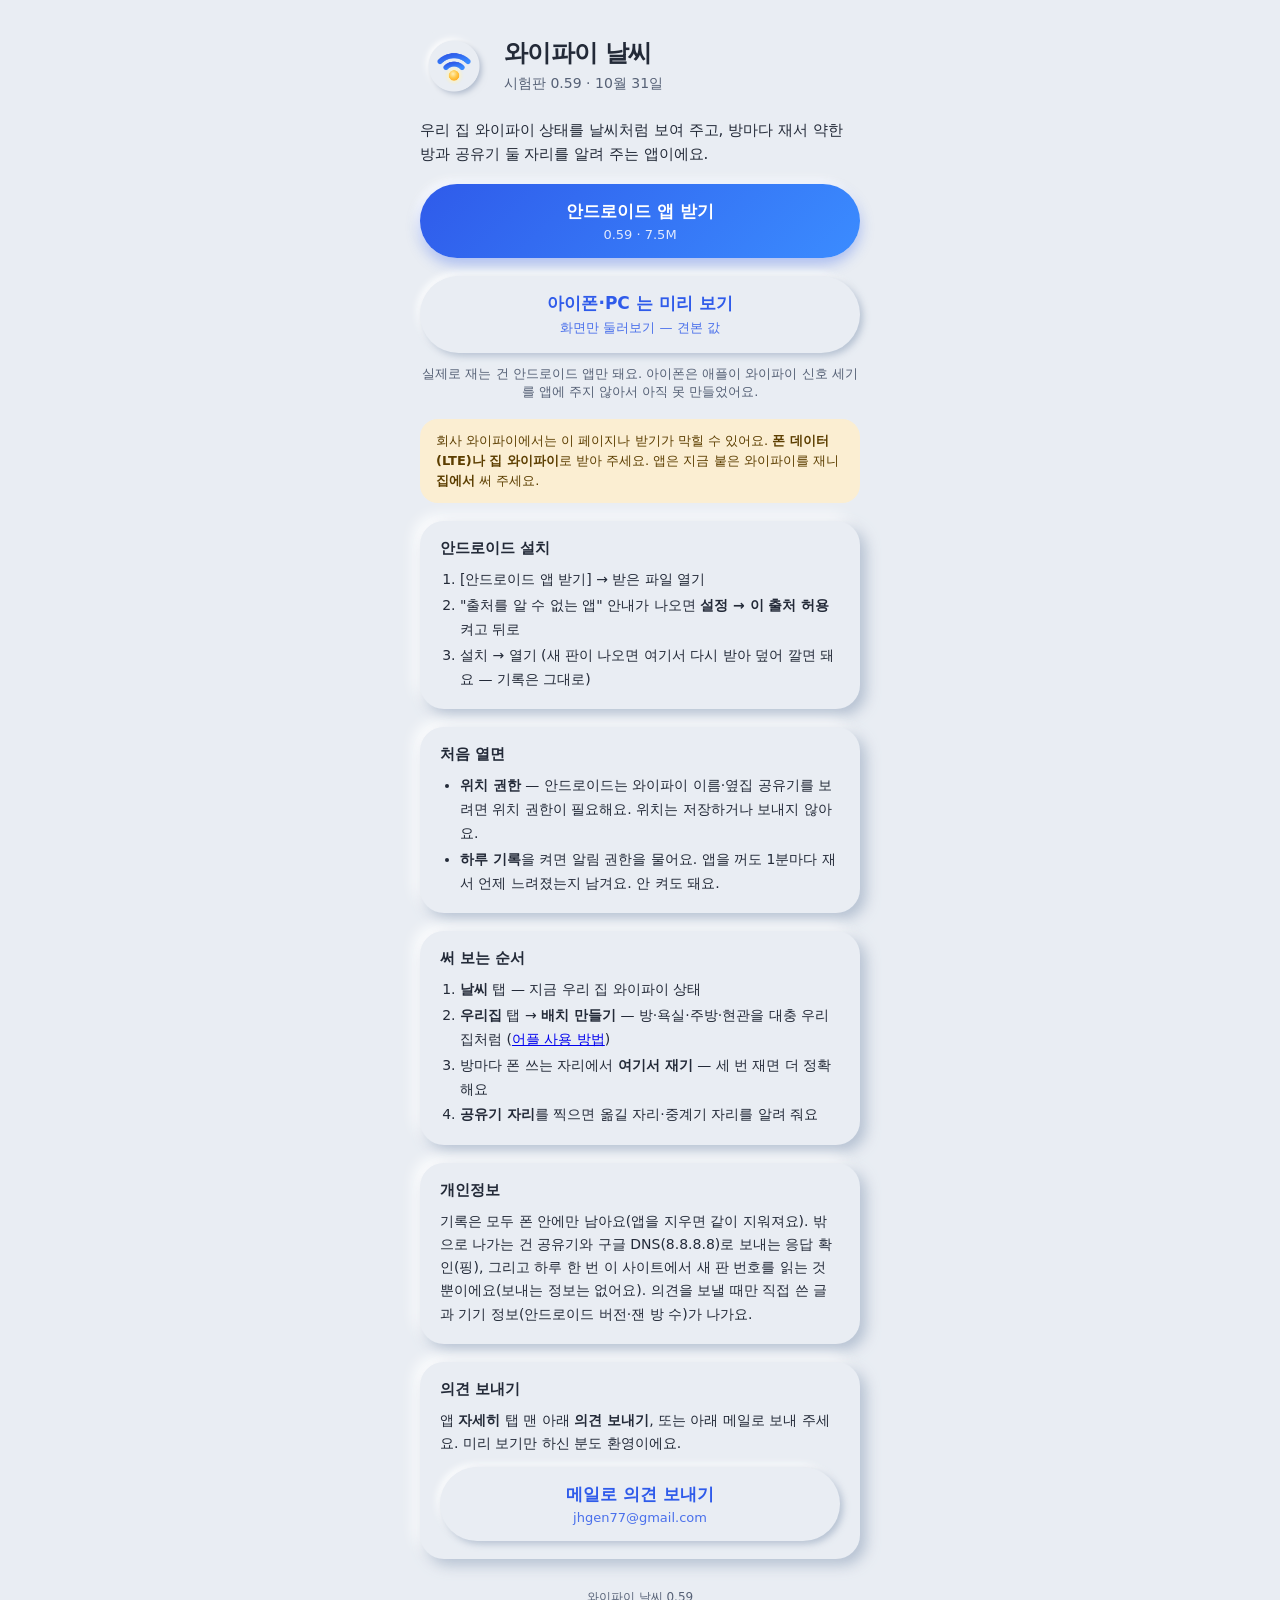
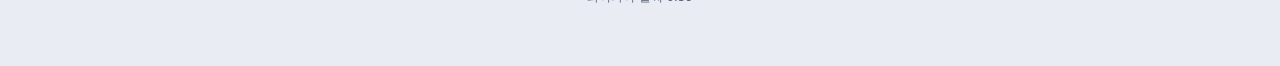
<file: index.html>
<!doctype html>
<html lang="ko"><head><meta charset="utf-8"><meta name="viewport" content="width=device-width, initial-scale=1">
<meta name="theme-color" content="#E9EDF3"><link rel="icon" href="icon.png"><link rel="apple-touch-icon" href="icon.png">
<title>와이파이 날씨 — 시험판</title>
<meta name="description" content="우리 집 와이파이 상태를 날씨처럼 보여 주고, 방마다 재서 약한 방과 공유기 둘 자리를 알려 주는 앱(시험판)">
<style>
:root{--bg:#E9EDF3;--tx:#232A38;--mu:#566176;--pri:#2F5BEA;--d:rgba(163,177,198,.75);--l:rgba(255,255,255,.95)}
*{box-sizing:border-box}body{margin:0;min-height:100vh;background-color:var(--bg);color:var(--tx);font-family:system-ui,-apple-system,'Apple SD Gothic Neo','Noto Sans KR',sans-serif;display:flex;justify-content:center;padding:32px 16px 48px}
main{width:100%;max-width:440px;display:flex;flex-direction:column;gap:18px}
.head{display:flex;align-items:center;gap:16px}.head img{width:68px;height:68px;border-radius:18px}
h1{margin:0;font-size:24px;letter-spacing:-.03em}.sub{margin:4px 0 0;color:var(--mu);font-size:14px;line-height:1.55}
.lead{margin:0;font-size:15px;line-height:1.6}
.card{background-color:var(--bg);border-radius:24px;padding:18px 20px;box-shadow:6px 6px 14px var(--d),-6px -6px 14px var(--l)}
.btn{display:flex;flex-direction:column;align-items:center;gap:4px;padding:16px;border-radius:99px;text-decoration:none}
.get{color:#fff;background-image:linear-gradient(135deg,#2F5BEA,#3B8CFF);box-shadow:0 6px 14px rgba(47,91,234,.35),-4px -4px 10px var(--l)}
.see{color:var(--pri);background-color:var(--bg);box-shadow:3px 3px 7px var(--d),-3px -3px 7px var(--l)}
.btn b{font-size:17px}.btn span{font-size:13px;opacity:.85}
.who{margin:-6px 0 0;text-align:center;font-size:13px;color:var(--mu)}
.note{margin:0;padding:12px 16px;border-radius:18px;background-color:#FBEED2;color:#5C3E00;font-size:13px;line-height:1.55}
h2{margin:0 0 10px;font-size:15px}
ol,ul{margin:0;padding-left:20px;font-size:14px;line-height:1.7}li+li{margin-top:2px}
p.t{margin:0;font-size:14px;line-height:1.65}
.foot{text-align:center;font-size:12px;color:var(--mu)}
</style></head><body><main>
<div class="head"><img src="icon.png" alt=""><div><h1>와이파이 날씨</h1><p class="sub">시험판 0.59 · 10월 31일</p></div></div>
<p class="lead">우리 집 와이파이 상태를 날씨처럼 보여 주고, 방마다 재서 약한 방과 공유기 둘 자리를 알려 주는 앱이에요.</p>
<a class="btn get" href="wifi-weather-0.59.apk" download><b>안드로이드 앱 받기</b><span>0.59 · 7.5M</span></a>
<a class="btn see" href="preview/"><b>아이폰·PC 는 미리 보기</b><span>화면만 둘러보기 — 견본 값</span></a>
<p class="who">실제로 재는 건 안드로이드 앱만 돼요. 아이폰은 애플이 와이파이 신호 세기를 앱에 주지 않아서 아직 못 만들었어요.</p>
<p class="note">회사 와이파이에서는 이 페이지나 받기가 막힐 수 있어요. <b>폰 데이터(LTE)나 집 와이파이</b>로 받아 주세요.
앱은 지금 붙은 와이파이를 재니 <b>집에서</b> 써 주세요.</p>
<div class="card"><h2>안드로이드 설치</h2><ol>
<li>[안드로이드 앱 받기] → 받은 파일 열기</li>
<li>"출처를 알 수 없는 앱" 안내가 나오면 <b>설정 → 이 출처 허용</b> 켜고 뒤로</li>
<li>설치 → 열기 (새 판이 나오면 여기서 다시 받아 덮어 깔면 돼요 — 기록은 그대로)</li></ol></div>
<div class="card"><h2>처음 열면</h2><ul>
<li><b>위치 권한</b> — 안드로이드는 와이파이 이름·옆집 공유기를 보려면 위치 권한이 필요해요. 위치는 저장하거나 보내지 않아요.</li>
<li><b>하루 기록</b>을 켜면 알림 권한을 물어요. 앱을 꺼도 1분마다 재서 언제 느려졌는지 남겨요. 안 켜도 돼요.</li></ul></div>
<div class="card"><h2>써 보는 순서</h2><ol>
<li><b>날씨</b> 탭 — 지금 우리 집 와이파이 상태</li>
<li><b>우리집</b> 탭 → <b>배치 만들기</b> — 방·욕실·주방·현관을 대충 우리 집처럼 (<a href="layout-guide.png">어플 사용 방법</a>)</li>
<li>방마다 폰 쓰는 자리에서 <b>여기서 재기</b> — 세 번 재면 더 정확해요</li>
<li><b>공유기 자리</b>를 찍으면 옮길 자리·중계기 자리를 알려 줘요</li></ol></div>
<div class="card"><h2>개인정보</h2><p class="t">기록은 모두 폰 안에만 남아요(앱을 지우면 같이 지워져요). 밖으로 나가는 건 공유기와 구글 DNS(8.8.8.8)로 보내는 응답 확인(핑), 그리고 하루 한 번 이 사이트에서 새 판 번호를 읽는 것뿐이에요(보내는 정보는 없어요).
의견을 보낼 때만 직접 쓴 글과 기기 정보(안드로이드 버전·잰 방 수)가 나가요.</p></div>
<div class="card"><h2>의견 보내기</h2><p class="t" style="margin-bottom:12px">앱 <b>자세히</b> 탭 맨 아래 <b>의견 보내기</b>, 또는 아래 메일로 보내 주세요. 미리 보기만 하신 분도 환영이에요.</p>
<a class="btn see" href="mailto:jhgen77@gmail.com"><b>메일로 의견 보내기</b><span>jhgen77@gmail.com</span></a></div>
<p class="foot">와이파이 날씨 0.59</p>
</main></body></html>
</file>
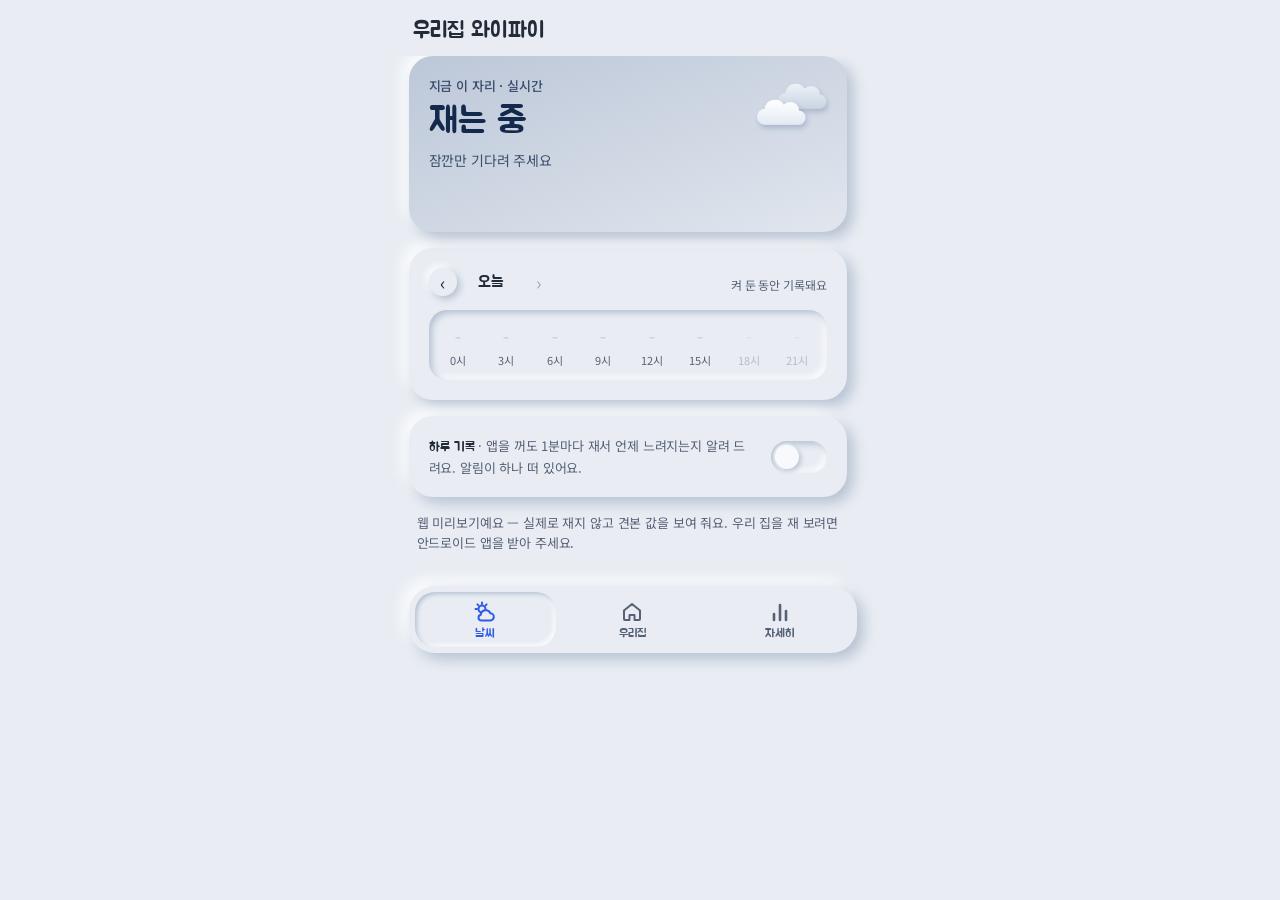
<file: preview/index.html>
<!doctype html>
<html lang="ko">
<head>
  <meta charset="utf-8">
  <meta name="viewport" content="width=device-width, initial-scale=1, viewport-fit=cover">
  <meta name="theme-color" content="#E9EDF3">
  <title>와이파이 날씨</title>
  <script type="module" crossorigin src="./assets/index-tPE5hm5i.js"></script>
  <link rel="stylesheet" crossorigin href="./assets/index-UWW7jpvU.css">
</head>
<body>
  <div class="sbar" id="sbar" aria-hidden="true"></div>
  <div class="bfade" aria-hidden="true"></div>
  <div id="app">
    <header class="top"><b>우리집 와이파이</b><span id="ssid"></span></header>

    <main>
      <section id="tab-weather" class="tab">
        <div class="banner" id="perm" hidden></div>
        <div class="banner info" id="update" hidden></div>
        <div class="card hero" id="hero">
          <div id="sky-art" class="sky-art" aria-hidden="true"></div>
          <p class="sub small">지금 이 자리 · 실시간</p>
          <p class="big" id="sky-title">재는 중</p>
          <p class="sub" id="sky-sub">잠깐만 기다려 주세요</p>
          <div class="pills" id="pills"></div>
        </div>
        <div class="card tips" id="tips" hidden></div>
        <div class="card">
          <div class="head"><div class="day"><button id="day-prev" aria-label="전날">‹</button><b id="day-title">오늘</b><button id="day-next" aria-label="다음 날" disabled>›</button></div><span id="today-says"></span></div>
          <div class="hours" id="hours"></div>
          <div class="hour-det" id="hour-det" hidden></div>
          <p class="outages" id="outages" hidden></p>
        </div>
        <div class="card" id="rec-card" hidden></div>
        <p class="hint" id="weather-hint"></p>
      </section>

      <section id="tab-home" class="tab" hidden>
        <div class="card">
          <div class="head"><b>우리집</b><span id="plan-name"></span></div>
          <div id="plan"></div>
          <div class="det" id="det"></div>
        </div>
        <div class="card" id="router-card"></div>
        <p class="hint" id="compare"></p>
      </section>

      <section id="tab-log" class="tab" hidden>
        <div class="card">
          <div class="head"><b>지금 숫자</b></div>
          <dl class="rows" id="now-rows"></dl>
        </div>
        <div class="card">
          <div class="head"><b>잰 방</b></div>
          <dl class="rows" id="room-rows"></dl>
        </div>
        <div class="card">
          <div class="head"><b>의견 보내기</b><span>불편한 점·바라는 점</span></div>
          <textarea id="fb-text" rows="4" placeholder="저녁마다 안방에서 끊겨요. 앱에서는 좋음으로 나와요."></textarea>
          <button class="pri" id="fb-send">메일로 보내기</button>
          <p class="fb-done" id="fb-done" hidden>메일 앱이 없어 글을 복사했어요. jhgen77@gmail.com 으로 붙여넣어 보내 주세요.</p>
          <p class="foot">받는 곳 : jhgen77@gmail.com<br>의견 보낼 때, 기기 정보(안드로이드 버전 / 만든 평면도 구조, 잰 방 수)가 함께 보내집니다. (와이파이 이름은 제외)</p>
        </div>
        <button class="ghost" id="clear">기록 모두 지우기</button>
        <p class="ver" id="ver"></p>
      </section>
    </main>

    <nav class="nav"><span class="knob" aria-hidden="true"></span>
      <button data-tab="weather" class="on"><svg width="24" height="24" viewBox="0 0 24 24" aria-hidden="true" fill="none" stroke="currentColor" stroke-width="2" stroke-linecap="round" stroke-linejoin="round"><circle cx="9" cy="9" r="3.5"/><path d="M9 2.5V4M2.5 9H4M4.4 4.4l1 1M13.6 4.4l-1 1"/><path d="M8 20.5h9a3.6 3.6 0 0 0 .4-7.2 5 5 0 0 0-9.6 1.5A2.9 2.9 0 0 0 8 20.5z" fill="var(--bg)"/></svg>날씨</button>
      <button data-tab="home"><svg width="24" height="24" viewBox="0 0 24 24" aria-hidden="true" fill="none" stroke="currentColor" stroke-width="2" stroke-linecap="round" stroke-linejoin="round"><path d="M4 10.5 12 4l8 6.5V19a1 1 0 0 1-1 1h-4.5v-5h-5v5H5a1 1 0 0 1-1-1z"/></svg>우리집</button>
      <button data-tab="log"><svg width="24" height="24" viewBox="0 0 24 24" aria-hidden="true" fill="none" stroke="currentColor" stroke-width="2.6" stroke-linecap="round"><path d="M6 20v-6M12 20V5M18 20v-9"/></svg>자세히</button>
    </nav>
  </div>
</body>
</html>
</file>
<file: preview/assets/index-UWW7jpvU.css>
@font-face{font-family:Jua;font-style:normal;font-display:block;font-weight:400;src:url(./jua-2-400-normal-BKyyhivJ.woff2)format("woff2");unicode-range:U+D723-D728,U+D72A-D733,U+D735-D748,U+D74A-D74F,U+D752-D753,U+D755-D757,U+D75A-D75F,U+D762-D764,U+D766-D768,U+D76A-D76B,U+D76D-D76F,U+D771-D787,U+D789-D78B,U+D78D-D78F,U+D791-D797,U+D79A,U+D79C,U+D79E-D7A3,U+F900-F909,U+F90B-F92E}@font-face{font-family:Jua;font-style:normal;font-display:block;font-weight:400;src:url(./jua-3-400-normal-DoDZfDfm.woff2)format("woff2");unicode-range:U+D679-D68B,U+D68E-D69E,U+D6A0,U+D6A2-D6A7,U+D6A9-D6C3,U+D6C6-D6C7,U+D6C9-D6CB,U+D6CD-D6D3,U+D6D5-D6D6,U+D6D8-D6E3,U+D6E5-D6E7,U+D6E9-D6FB,U+D6FD-D717,U+D719-D71F,U+D721-D722}@font-face{font-family:Jua;font-style:normal;font-display:block;font-weight:400;src:url(./jua-4-400-normal-3XTqeRdq.woff2)format("woff2");unicode-range:U+D5BC-D5C7,U+D5CA-D5CB,U+D5CD-D5CF,U+D5D1-D5D7,U+D5D9-D5DA,U+D5DC,U+D5DE-D5E3,U+D5E6-D5E7,U+D5E9-D5EB,U+D5ED-D5F6,U+D5F8,U+D5FA-D5FF,U+D602-D603,U+D605-D607,U+D609-D60F,U+D612-D613,U+D616-D61B,U+D61D-D637,U+D63A-D63B,U+D63D-D63F,U+D641-D647,U+D64A-D64C,U+D64E-D653,U+D656-D657,U+D659-D65B,U+D65D-D666,U+D668,U+D66A-D678}@font-face{font-family:Jua;font-style:normal;font-display:block;font-weight:400;src:url(./jua-5-400-normal-DzTXNhbn.woff2)format("woff2");unicode-range:U+D507,U+D509-D50B,U+D50D-D513,U+D515-D53B,U+D53E-D53F,U+D541-D543,U+D545-D54C,U+D54E,U+D550,U+D552-D557,U+D55A-D55B,U+D55D-D55F,U+D561-D564,U+D566-D567,U+D56A,U+D56C,U+D56E-D573,U+D576-D577,U+D579-D583,U+D585-D586,U+D58A-D5A4,U+D5A6-D5BB}@font-face{font-family:Jua;font-style:normal;font-display:block;font-weight:400;src:url(./jua-6-400-normal-BsLrIKny.woff2)format("woff2");unicode-range:U+D464-D477,U+D47A-D47B,U+D47D-D47F,U+D481-D487,U+D489-D48A,U+D48C,U+D48E-D4E7,U+D4E9-D503,U+D505-D506}@font-face{font-family:Jua;font-style:normal;font-display:block;font-weight:400;src:url(./jua-7-400-normal-DexeO29O.woff2)format("woff2");unicode-range:U+D3BF-D3C7,U+D3CA-D3CF,U+D3D1-D3EB,U+D3EE-D3EF,U+D3F1-D3F3,U+D3F5-D3FB,U+D3FD-D400,U+D402-D45B,U+D45D-D463}@font-face{font-family:Jua;font-style:normal;font-display:block;font-weight:400;src:url(./jua-8-400-normal-BHKsdCps.woff2)format("woff2");unicode-range:U+D2FF,U+D302-D304,U+D306-D30B,U+D30F,U+D311-D313,U+D315-D31B,U+D31E,U+D322-D324,U+D326-D327,U+D32A-D32B,U+D32D-D32F,U+D331-D337,U+D339-D33C,U+D33E-D37B,U+D37E-D37F,U+D381-D383,U+D385-D38B,U+D38E-D390,U+D392-D397,U+D39A-D39B,U+D39D-D39F,U+D3A1-D3A7,U+D3A9-D3AA,U+D3AC,U+D3AE-D3B3,U+D3B5-D3B7,U+D3B9-D3BB,U+D3BD-D3BE}@font-face{font-family:Jua;font-style:normal;font-display:block;font-weight:400;src:url(./jua-9-400-normal-Bcwq4Fkr.woff2)format("woff2");unicode-range:U+D257-D27F,U+D281-D29B,U+D29D-D29F,U+D2A1-D2AB,U+D2AD-D2B7,U+D2BA-D2BB,U+D2BD-D2BF,U+D2C1-D2C7,U+D2C9-D2EF,U+D2F2-D2F3,U+D2F5-D2F7,U+D2F9-D2FE}@font-face{font-family:Jua;font-style:normal;font-display:block;font-weight:400;src:url(./jua-10-400-normal-DqY2m03H.woff2)format("woff2");unicode-range:U+D1B4,U+D1B6-D1F3,U+D1F5-D22B,U+D22E-D22F,U+D231-D233,U+D235-D23B,U+D23D-D240,U+D242-D256}@font-face{font-family:Jua;font-style:normal;font-display:block;font-weight:400;src:url(./jua-11-400-normal-IkWnFt3S.woff2)format("woff2");unicode-range:U+D105-D12F,U+D132-D133,U+D135-D137,U+D139-D13F,U+D141-D142,U+D144,U+D146-D14B,U+D14E-D14F,U+D151-D153,U+D155-D15B,U+D15E-D187,U+D189-D19F,U+D1A2-D1A3,U+D1A5-D1A7,U+D1A9-D1AF,U+D1B2-D1B3}@font-face{font-family:Jua;font-style:normal;font-display:block;font-weight:400;src:url(./jua-12-400-normal-C9mVr8md.woff2)format("woff2");unicode-range:U+D04B-D04F,U+D051-D057,U+D059-D06B,U+D06D-D06F,U+D071-D073,U+D075-D07B,U+D07E-D0A3,U+D0A6-D0A7,U+D0A9-D0AB,U+D0AD-D0B3,U+D0B6,U+D0B8,U+D0BA-D0BF,U+D0C2-D0C3,U+D0C5-D0C7,U+D0C9-D0CF,U+D0D2,U+D0D6-D0DB,U+D0DE-D0DF,U+D0E1-D0E3,U+D0E5-D0EB,U+D0EE-D0F0,U+D0F2-D104}@font-face{font-family:Jua;font-style:normal;font-display:block;font-weight:400;src:url(./jua-13-400-normal-BtuRFb4O.woff2)format("woff2");unicode-range:U+CFA2-CFC3,U+CFC5-CFDF,U+CFE2-CFE3,U+CFE5-CFE7,U+CFE9-CFF4,U+CFF6-CFFB,U+CFFD-CFFF,U+D001-D003,U+D005-D017,U+D019-D033,U+D036-D037,U+D039-D03B,U+D03D-D04A}@font-face{font-family:Jua;font-style:normal;font-display:block;font-weight:400;src:url(./jua-14-400-normal-DqKajrW5.woff2)format("woff2");unicode-range:U+CEF0-CEF3,U+CEF6,U+CEF9-CEFF,U+CF01-CF03,U+CF05-CF07,U+CF09-CF0F,U+CF11-CF12,U+CF14-CF1B,U+CF1D-CF1F,U+CF21-CF2F,U+CF31-CF53,U+CF56-CF57,U+CF59-CF5B,U+CF5D-CF63,U+CF66,U+CF68,U+CF6A-CF6F,U+CF71-CF84,U+CF86-CF8B,U+CF8D-CFA1}@font-face{font-family:Jua;font-style:normal;font-display:block;font-weight:400;src:url(./jua-15-400-normal-CGSZ9zlH.woff2)format("woff2");unicode-range:U+CE3C-CE57,U+CE5A-CE5B,U+CE5D-CE5F,U+CE61-CE67,U+CE6A,U+CE6C,U+CE6E-CE73,U+CE76-CE77,U+CE79-CE7B,U+CE7D-CE83,U+CE85-CE88,U+CE8A-CE8F,U+CE91-CE93,U+CE95-CE97,U+CE99-CE9F,U+CEA2,U+CEA4-CEAB,U+CEAD-CEE3,U+CEE6-CEE7,U+CEE9-CEEB,U+CEED-CEEF}@font-face{font-family:Jua;font-style:normal;font-display:block;font-weight:400;src:url(./jua-16-400-normal-DTWln3D0.woff2)format("woff2");unicode-range:U+CD92-CD93,U+CD96-CD97,U+CD99-CD9B,U+CD9D-CDA3,U+CDA6-CDA8,U+CDAA-CDAF,U+CDB1-CDC3,U+CDC5-CDCB,U+CDCD-CDE7,U+CDE9-CE03,U+CE05-CE1F,U+CE22-CE34,U+CE36-CE3B}@font-face{font-family:Jua;font-style:normal;font-display:block;font-weight:400;src:url(./jua-17-400-normal-B6OKyiO9.woff2)format("woff2");unicode-range:U+CCEF-CD07,U+CD0A-CD0B,U+CD0D-CD1A,U+CD1C,U+CD1E-CD2B,U+CD2D-CD5B,U+CD5D-CD77,U+CD79-CD91}@font-face{font-family:Jua;font-style:normal;font-display:block;font-weight:400;src:url(./jua-18-400-normal-CAlbL00r.woff2)format("woff2");unicode-range:U+CC3F-CC43,U+CC46-CC47,U+CC49-CC4B,U+CC4D-CC53,U+CC55-CC58,U+CC5A-CC5F,U+CC61-CC97,U+CC9A-CC9B,U+CC9D-CC9F,U+CCA1-CCA7,U+CCAA,U+CCAC,U+CCAE-CCB3,U+CCB6-CCB7,U+CCB9-CCBB,U+CCBD-CCCF,U+CCD1-CCE3,U+CCE5-CCEE}@font-face{font-family:Jua;font-style:normal;font-display:block;font-weight:400;src:url([data-uri])format("woff2");unicode-range:U+CB91-CBD3,U+CBD5-CBE3,U+CBE5-CC0B,U+CC0E-CC0F,U+CC11-CC13,U+CC15-CC1B,U+CC1D-CC20,U+CC23-CC27,U+CC2A-CC2B,U+CC2D,U+CC2F,U+CC31-CC37,U+CC3A,U+CC3C}@font-face{font-family:Jua;font-style:normal;font-display:block;font-weight:400;src:url(./jua-20-400-normal-D1ZcarTF.woff2)format("woff2");unicode-range:U+CAF4-CB47,U+CB4A-CB90}@font-face{font-family:Jua;font-style:normal;font-display:block;font-weight:400;src:url(./jua-21-400-normal-CVhGndac.woff2)format("woff2");unicode-range:U+CA4A-CA4B,U+CA4E-CA4F,U+CA51-CA53,U+CA55-CA5B,U+CA5D-CA60,U+CA62-CA83,U+CA85-CABB,U+CABE-CABF,U+CAC1-CAC3,U+CAC5-CACB,U+CACD-CAD0,U+CAD2,U+CAD4-CAD8,U+CADA-CAF3}@font-face{font-family:Jua;font-style:normal;font-display:block;font-weight:400;src:url(./jua-22-400-normal-CtrWFYQm.woff2)format("woff2");unicode-range:U+C996-C997,U+C99A-C99C,U+C99E-C9BF,U+C9C2-C9C3,U+C9C5-C9C7,U+C9C9-C9CF,U+C9D2,U+C9D4,U+C9D7-C9D8,U+C9DB,U+C9DE-C9DF,U+C9E1-C9E3,U+C9E5-C9E6,U+C9E8-C9EB,U+C9EE-C9F0,U+C9F2-C9F7,U+C9F9-CA0B,U+CA0D-CA28,U+CA2A-CA49}@font-face{font-family:Jua;font-style:normal;font-display:block;font-weight:400;src:url(./jua-23-400-normal-BY_OQp2H.woff2)format("woff2");unicode-range:U+C8E9-C8F4,U+C8F6-C8FB,U+C8FE-C8FF,U+C901-C903,U+C905-C90B,U+C90E-C910,U+C912-C917,U+C919-C92B,U+C92D-C94F,U+C951-C953,U+C955-C96B,U+C96D-C973,U+C975-C987,U+C98A-C98B,U+C98D-C98F,U+C991-C995}@font-face{font-family:Jua;font-style:normal;font-display:block;font-weight:400;src:url(./jua-24-400-normal-BXWYHcQK.woff2)format("woff2");unicode-range:U+C841-C84B,U+C84D-C86F,U+C872-C873,U+C875-C877,U+C879-C87F,U+C882-C884,U+C887-C88A,U+C88D-C8C3,U+C8C5-C8DF,U+C8E1-C8E8}@font-face{font-family:Jua;font-style:normal;font-display:block;font-weight:400;src:url(./jua-25-400-normal-AP8mwJ_U.woff2)format("woff2");unicode-range:U+C779-C77B,U+C77E-C782,U+C786,U+C78B,U+C78D,U+C78F,U+C792-C793,U+C795,U+C797,U+C799-C79F,U+C7A2,U+C7A7-C7AB,U+C7AE-C7BB,U+C7BD-C7C0,U+C7C2-C7C7,U+C7C9-C7DC,U+C7DE-C7FF,U+C802-C803,U+C805-C807,U+C809,U+C80B-C80F,U+C812,U+C814,U+C817-C81B,U+C81E-C81F,U+C821-C823,U+C825-C82E,U+C830-C837,U+C839-C83B,U+C83D-C840}@font-face{font-family:Jua;font-style:normal;font-display:block;font-weight:400;src:url(./jua-26-400-normal-D_9-XztK.woff2)format("woff2");unicode-range:U+C6BB-C6BF,U+C6C2,U+C6C4,U+C6C6-C6CB,U+C6CE-C6CF,U+C6D1-C6D3,U+C6D5-C6DB,U+C6DD-C6DF,U+C6E1-C6E7,U+C6E9-C6EB,U+C6ED-C6EF,U+C6F1-C6F8,U+C6FA-C703,U+C705-C707,U+C709-C70B,U+C70D-C716,U+C718,U+C71A-C71F,U+C722-C723,U+C725-C727,U+C729-C734,U+C736-C73B,U+C73E-C73F,U+C741-C743,U+C745-C74B,U+C74E-C750,U+C752-C757,U+C759-C773,U+C776-C777}@font-face{font-family:Jua;font-style:normal;font-display:block;font-weight:400;src:url(./jua-27-400-normal-CQ75bXdg.woff2)format("woff2");unicode-range:U+C5F5-C5FB,U+C5FE,U+C602-C605,U+C607,U+C609-C60F,U+C611-C61A,U+C61C-C623,U+C626-C627,U+C629-C62B,U+C62D,U+C62F-C632,U+C636,U+C638,U+C63A-C63F,U+C642-C643,U+C645-C647,U+C649-C652,U+C656-C65B,U+C65D-C65F,U+C661-C663,U+C665-C677,U+C679-C67B,U+C67D-C693,U+C696-C697,U+C699-C69B,U+C69D-C6A3,U+C6A6,U+C6A8,U+C6AA-C6AF,U+C6B2-C6B3,U+C6B5-C6B7,U+C6B9-C6BA}@font-face{font-family:Jua;font-style:normal;font-display:block;font-weight:400;src:url(./jua-28-400-normal-DmXUqpHq.woff2)format("woff2");unicode-range:U+C517-C527,U+C52A-C52B,U+C52D-C52F,U+C531-C538,U+C53A,U+C53C,U+C53E-C543,U+C546-C547,U+C54B,U+C54D-C552,U+C556,U+C55A-C55B,U+C55D,U+C55F,U+C562-C563,U+C565-C567,U+C569-C56F,U+C572,U+C574,U+C576-C57B,U+C57E-C57F,U+C581-C583,U+C585-C586,U+C588-C58B,U+C58E,U+C590,U+C592-C596,U+C599-C5B3,U+C5B6-C5B7,U+C5BA,U+C5BE-C5C3,U+C5CA-C5CB,U+C5CD,U+C5CF,U+C5D2-C5D3,U+C5D5-C5D7,U+C5D9-C5DF,U+C5E1-C5E2,U+C5E4,U+C5E6-C5EB,U+C5EF,U+C5F1-C5F3}@font-face{font-family:Jua;font-style:normal;font-display:block;font-weight:400;src:url(./jua-29-400-normal-DRrHVCxB.woff2)format("woff2");unicode-range:U+C475-C4EF,U+C4F2-C4F3,U+C4F5-C4F7,U+C4F9-C4FF,U+C502-C50B,U+C50D-C516}@font-face{font-family:Jua;font-style:normal;font-display:block;font-weight:400;src:url(./jua-30-400-normal-BsIOP5Yg.woff2)format("woff2");unicode-range:U+C3D0-C3D7,U+C3DA-C3DB,U+C3DD-C3DE,U+C3E1-C3EC,U+C3EE-C3F3,U+C3F5-C42B,U+C42D-C463,U+C466-C474}@font-face{font-family:Jua;font-style:normal;font-display:block;font-weight:400;src:url([data-uri])format("woff2");unicode-range:U+C32B-C367,U+C36A-C36B,U+C36D-C36F,U+C371-C377,U+C37A-C37B,U+C37E-C383,U+C385-C387,U+C389-C3CF}@font-face{font-family:Jua;font-style:normal;font-display:block;font-weight:400;src:url(./jua-32-400-normal-5Vxy14KJ.woff2)format("woff2");unicode-range:U+C26A-C26B,U+C26D-C26F,U+C271-C273,U+C275-C27B,U+C27E-C287,U+C289-C28F,U+C291-C297,U+C299-C29A,U+C29C-C2A3,U+C2A5-C2A7,U+C2A9-C2AB,U+C2AD-C2B3,U+C2B6,U+C2B8,U+C2BA-C2BB,U+C2BD-C2DB,U+C2DE-C2DF,U+C2E1-C2E2,U+C2E5-C2EA,U+C2EE,U+C2F0,U+C2F2-C2F5,U+C2F7,U+C2FA-C2FB,U+C2FD-C2FF,U+C301-C307,U+C309-C30C,U+C30E-C312,U+C315-C323,U+C325-C328,U+C32A}@font-face{font-family:Jua;font-style:normal;font-display:block;font-weight:400;src:url(./jua-33-400-normal-q4tetTrQ.woff2)format("woff2");unicode-range:U+C1BC-C1C3,U+C1C5-C1DF,U+C1E1-C1FB,U+C1FD-C203,U+C205-C20C,U+C20E,U+C210-C217,U+C21A-C21B,U+C21D-C21E,U+C221-C227,U+C229-C22A,U+C22C,U+C22E,U+C230,U+C233-C24F,U+C251-C257,U+C259-C269}@font-face{font-family:Jua;font-style:normal;font-display:block;font-weight:400;src:url(./jua-34-400-normal-B1Do_GDL.woff2)format("woff2");unicode-range:U+C101-C11B,U+C11F,U+C121-C123,U+C125-C12B,U+C12E,U+C132-C137,U+C13A-C13B,U+C13D-C13F,U+C141-C147,U+C14A,U+C14C-C153,U+C155-C157,U+C159-C15B,U+C15D-C166,U+C169-C16F,U+C171-C177,U+C179-C18B,U+C18E-C18F,U+C191-C193,U+C195-C19B,U+C19D-C19E,U+C1A0,U+C1A2-C1A4,U+C1A6-C1BB}@font-face{font-family:Jua;font-style:normal;font-display:block;font-weight:400;src:url(./jua-35-400-normal-Dep2Pnbo.woff2)format("woff2");unicode-range:U+C049-C057,U+C059-C05B,U+C05D-C05F,U+C061-C067,U+C069-C08F,U+C091-C0AB,U+C0AE-C0AF,U+C0B1-C0B3,U+C0B5,U+C0B7-C0BB,U+C0BE,U+C0C2-C0C7,U+C0CA-C0CB,U+C0CD-C0CF,U+C0D1-C0D7,U+C0D9-C0DA,U+C0DC,U+C0DE-C0E3,U+C0E5-C0EB,U+C0ED-C0F3,U+C0F6,U+C0F8,U+C0FA-C0FF}@font-face{font-family:Jua;font-style:normal;font-display:block;font-weight:400;src:url([data-uri])format("woff2");unicode-range:U+BFA7-BFAF,U+BFB1-BFC4,U+BFC6-BFCB,U+BFCE-BFCF,U+BFD1-BFD3,U+BFD5-BFDB,U+BFDD-C048}@font-face{font-family:Jua;font-style:normal;font-display:block;font-weight:400;src:url(./jua-37-400-normal-VNBV9hL7.woff2)format("woff2");unicode-range:U+BF07,U+BF09-BF3F,U+BF41-BF4F,U+BF52-BF54,U+BF56-BFA6}@font-face{font-family:Jua;font-style:normal;font-display:block;font-weight:400;src:url(./jua-38-400-normal-zeEwlzCk.woff2)format("woff2");unicode-range:U+BE56,U+BE58,U+BE5C-BE5F,U+BE62-BE63,U+BE65-BE67,U+BE69-BE74,U+BE76-BE7B,U+BE7E-BE7F,U+BE81-BE8E,U+BE90,U+BE92-BEA7,U+BEA9-BECF,U+BED2-BED3,U+BED5-BED6,U+BED9-BEE3,U+BEE6-BF06}@font-face{font-family:Jua;font-style:normal;font-display:block;font-weight:400;src:url(./jua-39-400-normal-lX1ylnHt.woff2)format("woff2");unicode-range:U+BDB0-BDD3,U+BDD5-BDEF,U+BDF1-BE0B,U+BE0D-BE0F,U+BE11-BE13,U+BE15-BE43,U+BE46-BE47,U+BE49-BE4B,U+BE4D-BE53}@font-face{font-family:Jua;font-style:normal;font-display:block;font-weight:400;src:url(./jua-40-400-normal-CoRomuMz.woff2)format("woff2");unicode-range:U+BD03,U+BD06,U+BD08,U+BD0A-BD0F,U+BD11-BD22,U+BD25-BD47,U+BD49-BD58,U+BD5A-BD7F,U+BD82-BD83,U+BD85-BD87,U+BD8A-BD8F,U+BD91-BD92,U+BD94,U+BD96-BD98,U+BD9A-BDAF}@font-face{font-family:Jua;font-style:normal;font-display:block;font-weight:400;src:url(./jua-41-400-normal-Db6h2i6k.woff2)format("woff2");unicode-range:U+BC4E-BC83,U+BC86-BC87,U+BC89-BC8B,U+BC8D-BC93,U+BC96,U+BC98,U+BC9B-BC9F,U+BCA2-BCA3,U+BCA5-BCA7,U+BCA9-BCB2,U+BCB4-BCBB,U+BCBE-BCBF,U+BCC1-BCC3,U+BCC5-BCCC,U+BCCE-BCD0,U+BCD2-BCD4,U+BCD6-BCF3,U+BCF7,U+BCF9-BCFB,U+BCFD-BD02}@font-face{font-family:Jua;font-style:normal;font-display:block;font-weight:400;src:url(./jua-42-400-normal-Cr9PRvEz.woff2)format("woff2");unicode-range:U+BB90-BBA3,U+BBA5-BBAB,U+BBAD-BBBF,U+BBC1-BBF7,U+BBFA-BBFB,U+BBFD-BBFE,U+BC01-BC07,U+BC09-BC0A,U+BC0E,U+BC10,U+BC12-BC13,U+BC17,U+BC19-BC1A,U+BC1E,U+BC20-BC23,U+BC26,U+BC28,U+BC2A-BC2C,U+BC2E-BC2F,U+BC32-BC33,U+BC35-BC37,U+BC39-BC3F,U+BC41-BC42,U+BC44,U+BC46-BC48,U+BC4A-BC4D}@font-face{font-family:Jua;font-style:normal;font-display:block;font-weight:400;src:url(./jua-43-400-normal-C5m-onfi.woff2)format("woff2");unicode-range:U+BAE6-BAFB,U+BAFD-BB17,U+BB19-BB33,U+BB37,U+BB39-BB3A,U+BB3D-BB43,U+BB45-BB46,U+BB48,U+BB4A-BB4F,U+BB51-BB53,U+BB55-BB57,U+BB59-BB62,U+BB64-BB8F}@font-face{font-family:Jua;font-style:normal;font-display:block;font-weight:400;src:url(./jua-44-400-normal-Dm7Az5DS.woff2)format("woff2");unicode-range:U+BA30-BA37,U+BA3A-BA3B,U+BA3D-BA3F,U+BA41-BA47,U+BA49-BA4A,U+BA4C,U+BA4E-BA53,U+BA56-BA57,U+BA59-BA5B,U+BA5D-BA63,U+BA65-BA66,U+BA68-BA6F,U+BA71-BA73,U+BA75-BA77,U+BA79-BA84,U+BA86,U+BA88-BAA7,U+BAAA,U+BAAD-BAAF,U+BAB1-BAB7,U+BABA,U+BABC,U+BABE-BAE5}@font-face{font-family:Jua;font-style:normal;font-display:block;font-weight:400;src:url(./jua-45-400-normal-DP1URkuO.woff2)format("woff2");unicode-range:U+B96E-B973,U+B976-B977,U+B979-B97B,U+B97D-B983,U+B986,U+B988,U+B98A-B98D,U+B98F-B9AB,U+B9AE-B9AF,U+B9B1-B9B3,U+B9B5-B9BB,U+B9BE,U+B9C0,U+B9C2-B9C7,U+B9CA-B9CB,U+B9CD,U+B9D2-B9D7,U+B9DA,U+B9DC,U+B9DF-B9E0,U+B9E2,U+B9E6-B9E7,U+B9E9-B9F3,U+B9F6,U+B9F8,U+B9FB-BA2F}@font-face{font-family:Jua;font-style:normal;font-display:block;font-weight:400;src:url(./jua-46-400-normal-D2n6Q4RT.woff2)format("woff2");unicode-range:U+B8BF-B8CB,U+B8CD-B8E0,U+B8E2-B8E7,U+B8EA-B8EB,U+B8ED-B8EF,U+B8F1-B8F7,U+B8FA,U+B8FC,U+B8FE-B903,U+B905-B917,U+B919-B91F,U+B921-B93B,U+B93D-B957,U+B95A-B95B,U+B95D-B95F,U+B961-B967,U+B969-B96C}@font-face{font-family:Jua;font-style:normal;font-display:block;font-weight:400;src:url(./jua-47-400-normal-K_oEv23V.woff2)format("woff2");unicode-range:U+B80D-B80F,U+B811-B817,U+B81A,U+B81C-B823,U+B826-B827,U+B829-B82B,U+B82D-B833,U+B836,U+B83A-B83F,U+B841-B85B,U+B85E-B85F,U+B861-B863,U+B865-B86B,U+B86E,U+B870,U+B872-B8AF,U+B8B1-B8BE}@font-face{font-family:Jua;font-style:normal;font-display:block;font-weight:400;src:url(./jua-48-400-normal-ByUOq502.woff2)format("woff2");unicode-range:U+B74D-B75F,U+B761-B763,U+B765-B774,U+B776-B77B,U+B77E-B77F,U+B781-B783,U+B785-B78B,U+B78E,U+B792-B796,U+B79A-B79B,U+B79D-B7A7,U+B7AA,U+B7AE-B7B3,U+B7B6-B7C8,U+B7CA-B7EB,U+B7EE-B7EF,U+B7F1-B7F3,U+B7F5-B7FB,U+B7FE,U+B802-B806,U+B80A-B80B}@font-face{font-family:Jua;font-style:normal;font-display:block;font-weight:400;src:url(./jua-49-400-normal-CDWKJrMx.woff2)format("woff2");unicode-range:U+B6A7-B6AA,U+B6AC-B6B0,U+B6B2-B6EF,U+B6F1-B727,U+B72A-B72B,U+B72D-B72E,U+B731-B737,U+B739-B73A,U+B73C-B743,U+B745-B74C}@font-face{font-family:Jua;font-style:normal;font-display:block;font-weight:400;src:url(./jua-50-400-normal-C81p-2U9.woff2)format("woff2");unicode-range:U+B605-B60F,U+B612-B617,U+B619-B624,U+B626-B69B,U+B69E-B6A3,U+B6A5-B6A6}@font-face{font-family:Jua;font-style:normal;font-display:block;font-weight:400;src:url(./jua-51-400-normal-Ci0tRqh9.woff2)format("woff2");unicode-range:U+B55F,U+B562-B583,U+B585-B59F,U+B5A2-B5A3,U+B5A5-B5A7,U+B5A9-B5B2,U+B5B5-B5BA,U+B5BD-B604}@font-face{font-family:Jua;font-style:normal;font-display:block;font-weight:400;src:url(./jua-52-400-normal-C2QZLO_a.woff2)format("woff2");unicode-range:U+B4A5-B4B6,U+B4B8-B4BF,U+B4C1-B4C7,U+B4C9-B4DB,U+B4DE-B4DF,U+B4E1-B4E2,U+B4E5-B4EB,U+B4EE,U+B4F0,U+B4F2-B513,U+B516-B517,U+B519-B51A,U+B51D-B523,U+B526,U+B528,U+B52B-B52F,U+B532-B533,U+B535-B537,U+B539-B53F,U+B541-B544,U+B546-B54B,U+B54D-B54F,U+B551-B55B,U+B55D-B55E}@font-face{font-family:Jua;font-style:normal;font-display:block;font-weight:400;src:url([data-uri])format("woff2");unicode-range:U+B3F8-B3FB,U+B3FD-B40F,U+B411-B417,U+B419-B41B,U+B41D-B41F,U+B421-B427,U+B42A-B42B,U+B42D-B44F,U+B452-B453,U+B455-B457,U+B459-B45F,U+B462-B464,U+B466-B46B,U+B46D-B47F,U+B481-B4A3}@font-face{font-family:Jua;font-style:normal;font-display:block;font-weight:400;src:url(./jua-54-400-normal-yiqhYaAe.woff2)format("woff2");unicode-range:U+B342-B353,U+B356-B357,U+B359-B35B,U+B35D-B35E,U+B360-B363,U+B366,U+B368,U+B36A-B36D,U+B36F,U+B372-B373,U+B375-B377,U+B379-B37F,U+B381-B382,U+B384,U+B386-B38B,U+B38D-B3C3,U+B3C6-B3C7,U+B3C9-B3CA,U+B3CD-B3D3,U+B3D6,U+B3D8,U+B3DA-B3F7}@font-face{font-family:Jua;font-style:normal;font-display:block;font-weight:400;src:url(./jua-55-400-normal-CH5uVgUr.woff2)format("woff2");unicode-range:U+B27C-B283,U+B285-B28F,U+B292-B293,U+B295-B297,U+B29A-B29F,U+B2A1-B2A4,U+B2A7-B2A9,U+B2AB,U+B2AD-B2C7,U+B2CA-B2CB,U+B2CD-B2CF,U+B2D1-B2D7,U+B2DA,U+B2DC,U+B2DE-B2E3,U+B2E7,U+B2E9-B2EA,U+B2EF-B2F3,U+B2F6,U+B2F8,U+B2FA-B2FB,U+B2FD-B2FE,U+B302-B303,U+B305-B307,U+B309-B30F,U+B312,U+B316-B31B,U+B31D-B341}@font-face{font-family:Jua;font-style:normal;font-display:block;font-weight:400;src:url(./jua-56-400-normal-wlMtujh0.woff2)format("woff2");unicode-range:U+B1D6-B1E7,U+B1E9-B1FC,U+B1FE-B203,U+B206-B207,U+B209-B20B,U+B20D-B213,U+B216-B21F,U+B221-B257,U+B259-B273,U+B275-B27B}@font-face{font-family:Jua;font-style:normal;font-display:block;font-weight:400;src:url(./jua-57-400-normal-Cb1VK_Qw.woff2)format("woff2");unicode-range:U+B120-B122,U+B126-B127,U+B129-B12B,U+B12D-B133,U+B136,U+B138,U+B13A-B13F,U+B142-B143,U+B145-B14F,U+B151-B153,U+B156-B157,U+B159-B177,U+B17A-B17B,U+B17D-B17F,U+B181-B187,U+B189-B18C,U+B18E-B191,U+B195-B1A7,U+B1A9-B1CB,U+B1CD-B1D5}@font-face{font-family:Jua;font-style:normal;font-display:block;font-weight:400;src:url(./jua-58-400-normal-FjeqZF1k.woff2)format("woff2");unicode-range:U+B05F-B07B,U+B07E-B07F,U+B081-B083,U+B085-B08B,U+B08D-B097,U+B09B,U+B09D-B09F,U+B0A2-B0A7,U+B0AA,U+B0B0,U+B0B2,U+B0B6-B0B7,U+B0B9-B0BB,U+B0BD-B0C3,U+B0C6-B0C7,U+B0CA-B0CF,U+B0D1-B0DF,U+B0E1-B0E4,U+B0E6-B107,U+B10A-B10B,U+B10D-B10F,U+B111-B112,U+B114-B117,U+B119-B11A,U+B11C-B11F}@font-face{font-family:Jua;font-style:normal;font-display:block;font-weight:400;src:url(./jua-59-400-normal-ZZKoxi31.woff2)format("woff2");unicode-range:U+AFAC-AFB7,U+AFBA-AFBB,U+AFBD-AFBF,U+AFC1-AFC6,U+AFCA-AFCC,U+AFCE-AFD3,U+AFD5-AFE7,U+AFE9-AFEF,U+AFF1-B00B,U+B00D-B00F,U+B011-B013,U+B015-B01B,U+B01D-B027,U+B029-B043,U+B045-B047,U+B049,U+B04B,U+B04D-B052,U+B055-B056,U+B058-B05C,U+B05E}@font-face{font-family:Jua;font-style:normal;font-display:block;font-weight:400;src:url(./jua-60-400-normal-CG-0nwCL.woff2)format("woff2");unicode-range:U+AF03-AF07,U+AF09-AF2B,U+AF2E-AF33,U+AF35-AF3B,U+AF3E-AF40,U+AF44-AF47,U+AF4A-AF5C,U+AF5E-AF63,U+AF65-AF7F,U+AF81-AFAB}@font-face{font-family:Jua;font-style:normal;font-display:block;font-weight:400;src:url(./jua-61-400-normal-DFFBNxkN.woff2)format("woff2");unicode-range:U+AE56-AE5B,U+AE5E-AE60,U+AE62-AE64,U+AE66-AE67,U+AE69-AE6B,U+AE6D-AE83,U+AE85-AEBB,U+AEBF,U+AEC1-AEC3,U+AEC5-AECB,U+AECE,U+AED0,U+AED2-AED7,U+AED9-AEF3,U+AEF5-AF02}@font-face{font-family:Jua;font-style:normal;font-display:block;font-weight:400;src:url(./jua-62-400-normal-4j-j6Kqk.woff2)format("woff2");unicode-range:U+AD9C-ADA3,U+ADA5-ADBF,U+ADC1-ADC3,U+ADC5-ADC7,U+ADC9-ADD2,U+ADD4-ADDB,U+ADDD-ADDF,U+ADE1-ADE3,U+ADE5-ADF7,U+ADFA-ADFB,U+ADFD-ADFF,U+AE02-AE07,U+AE0A,U+AE0C,U+AE0E-AE13,U+AE15-AE2F,U+AE31-AE33,U+AE35-AE37,U+AE39-AE3F,U+AE42,U+AE44,U+AE46-AE49,U+AE4B,U+AE4F,U+AE51-AE53,U+AE55}@font-face{font-family:Jua;font-style:normal;font-display:block;font-weight:400;src:url(./jua-63-400-normal-CxfK7GFk.woff2)format("woff2");unicode-range:U+ACE2-ACE3,U+ACE5-ACE6,U+ACE9-ACEF,U+ACF2,U+ACF4,U+ACF7-ACFB,U+ACFE-ACFF,U+AD01-AD03,U+AD05-AD0B,U+AD0D-AD10,U+AD12-AD1B,U+AD1D-AD33,U+AD35-AD48,U+AD4A-AD4F,U+AD51-AD6B,U+AD6E-AD6F,U+AD71-AD72,U+AD77-AD7C,U+AD7E,U+AD80,U+AD82-AD87,U+AD89-AD8B,U+AD8D-AD8F,U+AD91-AD9B}@font-face{font-family:Jua;font-style:normal;font-display:block;font-weight:400;src:url(./jua-64-400-normal-Cx7hf0Bt.woff2)format("woff2");unicode-range:U+AC25-AC2C,U+AC2E,U+AC30,U+AC32-AC37,U+AC39-AC3F,U+AC41-AC4C,U+AC4E-AC6F,U+AC72-AC73,U+AC75-AC76,U+AC79-AC7F,U+AC82,U+AC84-AC88,U+AC8A-AC8B,U+AC8D-AC8F,U+AC91-AC93,U+AC95-AC9B,U+AC9D-AC9E,U+ACA1-ACA7,U+ACAB,U+ACAD-ACAF,U+ACB1-ACB7,U+ACBA-ACBB,U+ACBE-ACC0,U+ACC2-ACC3,U+ACC5-ACDF}@font-face{font-family:Jua;font-style:normal;font-display:block;font-weight:400;src:url([data-uri])format("woff2");unicode-range:U+99DF,U+99ED,U+99F1,U+99FF,U+9A01,U+9A08,U+9A0E-9A0F,U+9A19,U+9A2B,U+9A30,U+9A36-9A37,U+9A40,U+9A43,U+9A45,U+9A4D,U+9A55,U+9A57,U+9A5A-9A5B,U+9A5F,U+9A62,U+9A65,U+9A69-9A6A,U+9AA8,U+9AB8,U+9AD3,U+9AE5,U+9AEE,U+9B1A,U+9B27,U+9B2A,U+9B31,U+9B3C,U+9B41-9B45,U+9B4F,U+9B54,U+9B5A,U+9B6F,U+9B8E,U+9B91,U+9B9F,U+9BAB,U+9BAE,U+9BC9,U+9BD6,U+9BE4,U+9BE8,U+9C0D,U+9C10,U+9C12,U+9C15,U+9C25,U+9C32,U+9C3B,U+9C47,U+9C49,U+9C57,U+9CE5,U+9CE7,U+9CE9,U+9CF3-9CF4,U+9CF6,U+9D09,U+9D1B,U+9D26,U+9D28,U+9D3B,U+9D51,U+9D5D,U+9D60-9D61,U+9D6C,U+9D72,U+9DA9,U+9DAF,U+9DB4,U+9DC4,U+9DD7,U+9DF2,U+9DF8-9DFA,U+9E1A,U+9E1E,U+9E75,U+9E79,U+9E7D,U+9E7F,U+9E92-9E93,U+9E97,U+9E9D,U+9E9F,U+9EA5,U+9EB4-9EB5,U+9EBB,U+9EBE,U+9EC3,U+9ECD-9ECE,U+9ED4,U+9ED8,U+9EDB-9EDC,U+9EDE,U+9EE8,U+9EF4,U+9F07-9F08,U+9F0E,U+9F13,U+9F20,U+9F3B,U+9F4A-9F4B,U+9F4E,U+9F52,U+9F5F,U+9F61,U+9F67,U+9F6A,U+9F6C,U+9F77,U+9F8D,U+9F90,U+9F95,U+9F9C,U+AC02-AC03,U+AC05-AC06,U+AC09-AC0F,U+AC17-AC18,U+AC1B,U+AC1E-AC1F,U+AC21-AC23}@font-face{font-family:Jua;font-style:normal;font-display:block;font-weight:400;src:url(./jua-94-400-normal-BVjB_xcA.woff2)format("woff2");unicode-range:U+3136,U+3138,U+313A-3140,U+3143-3144,U+3150,U+3152,U+3154-3156,U+3158-315B,U+315D-315F,U+3162,U+3164-318C,U+318E,U+3200-321B,U+3231,U+3239,U+3251-325A,U+3260-327B,U+327E-327F,U+328A-3290,U+3294,U+329E,U+32A5,U+3380-3384,U+3388-338B}@font-face{font-family:Jua;font-style:normal;font-display:block;font-weight:400;src:url([data-uri])format("woff2");unicode-range:U+2F7D,U+2F7F-2F8B,U+2F8E-2F90,U+2F92-2F97,U+2F99-2FA0,U+2FA2-2FA3,U+2FA5-2FA9,U+2FAC-2FB1,U+2FB3-2FBC,U+2FC1-2FCA,U+2FCD-2FD4,U+3003,U+3012-3019,U+301C,U+301E-3020,U+3036,U+3041,U+3043,U+3045,U+3047,U+3049,U+304E,U+3050,U+3052,U+3056,U+305A,U+305C,U+305E,U+3062,U+3065,U+306C,U+3070-307D,U+3080,U+3085,U+3087,U+308E,U+3090-3091,U+30A1,U+30A5,U+30A9,U+30AE,U+30B1-30B2,U+30B4,U+30B6,U+30BC-30BE,U+30C2,U+30C5,U+30CC,U+30D2,U+30D4,U+30D8-30DD,U+30E4,U+30E6,U+30E8,U+30EE,U+30F0-30F2,U+30F4-30F6,U+3133,U+3135}@font-face{font-family:Jua;font-style:normal;font-display:block;font-weight:400;src:url(./jua-100-400-normal-cMIIHIbN.woff2)format("woff2");unicode-range:U+E8,U+2DA,U+2160,U+2194,U+3054,U+3058,U+306D,U+3086,U+308D,U+30AC,U+30BB,U+30C4,U+30CD-30CE,U+30E2,U+3132,U+3146,U+3149,U+339D,U+4E3B,U+4F0A,U+4FDD,U+4FE1,U+5409,U+540C,U+5834,U+592A-592B,U+5B9A,U+5DDE,U+5E0C,U+5E73,U+5F0F,U+60F3,U+653F,U+661F,U+662F,U+667A,U+683C,U+6B4C,U+6C11,U+767C,U+76EE,U+76F4,U+77F3,U+79D1,U+7A7A,U+7B2C,U+7D22,U+8207,U+8A00,U+8A71,U+9280,U+9580,U+958B,U+96C6,U+9762,U+98DF,U+9ED1,U+AC2D,U+ADC8,U+ADD3,U+AF48,U+B014,U+B134-B135,U+B158,U+B2AA,U+B35F,U+B6A4,U+B9CF,U+BB63,U+BD23,U+BE91,U+C29B,U+C3F4,U+C42C,U+C55C,U+C573,U+C58F,U+C78C,U+C7DD,U+C8F5,U+CAD1,U+CC48,U+CF10,U+CF20,U+D03C,U+D07D,U+D2A0,U+D30E,U+D38D,U+D3A8,U+D3C8,U+D5E5,U+D5F9,U+D6E4,U+F90A,U+FF02,U+FF1C}@font-face{font-family:Jua;font-style:normal;font-display:block;font-weight:400;src:url(./jua-101-400-normal-BC3N-OpX.woff2)format("woff2");unicode-range:U+3B1,U+2466,U+25A1,U+25A3,U+261C,U+3008-3009,U+305B,U+305D,U+3069,U+30A7,U+30BA,U+30CF,U+30EF,U+3151,U+3157,U+4E4B,U+4E5F,U+4E8C,U+4ECA,U+4ED6,U+4F5B,U+50CF,U+5149,U+5165,U+5171,U+5229,U+529B,U+5316,U+539F,U+53F2,U+571F,U+5728,U+58EB,U+591C,U+5B78,U+5C11,U+5C55,U+5DDD,U+5E02,U+5FB7,U+60C5,U+610F,U+611F,U+6625,U+66F8,U+6797,U+679C,U+682A,U+6D2A,U+706B,U+7406,U+767B,U+76F8,U+77E5,U+7ACB,U+898B,U+8A69,U+8DEF,U+8FD1,U+901A,U+90E8,U+91CD,U+975E,U+AE14,U+AE6C,U+AEC0,U+AFC7,U+AFC9,U+B01C,U+B028,U+B308,U+B311,U+B314,U+B31C,U+B524,U+B560,U+B764,U+B920,U+B9E3,U+BD48,U+BE7D,U+C0DB,U+C231,U+C270,U+C2E3,U+C37D,U+C3ED,U+C530,U+C6A5,U+C6DC,U+C7A4,U+C954,U+C974,U+D000,U+D565,U+D667,U+D6C5,U+D79D,U+FF1E}@font-face{font-family:Jua;font-style:normal;font-display:block;font-weight:400;src:url(./jua-102-400-normal-ClO93D9O.woff2)format("woff2");unicode-range:U+131,U+2032,U+2465,U+2642,U+3048,U+3051,U+3083-3084,U+308F,U+30C0,U+30D1,U+30D3,U+30D6,U+30DF,U+30E7,U+3153,U+4E16,U+4E8B,U+4EE5,U+5206,U+52A0,U+52D5,U+53E4,U+53EF,U+54C1,U+57CE,U+597D,U+5B8C,U+5EA6,U+5F8C,U+5F97,U+6210,U+6240,U+624B,U+6728,U+6BD4,U+7236,U+7269,U+7279,U+738B,U+7528,U+7530,U+767E,U+798F,U+8005,U+8A18,U+90FD,U+91CC,U+9577,U+9593,U+98A8,U+AC20,U+ACF6,U+AD90,U+AF5D,U+AF80,U+AFCD,U+AFF0,U+B0A1,U+B0B5,U+B1FD,U+B2FC,U+B380,U+B51B,U+B584,U+B5B3,U+B8FD,U+B93C,U+B9F4,U+BB44,U+BC08,U+BC27,U+BC49,U+BE55,U+BE64,U+BFB0,U+BFC5,U+C178,U+C21F,U+C314,U+C4F1,U+C58D,U+C664,U+C698,U+C6A7,U+C6C1,U+C9ED,U+CAC0,U+CACC,U+CAD9,U+CCB5,U+CDCC,U+D0E4,U+D143,U+D320,U+D330,U+D54D,U+FF06,U+FF1F,U+FF5E}@font-face{font-family:Jua;font-style:normal;font-display:block;font-weight:400;src:url(./jua-103-400-normal-BNJIOloJ.woff2)format("woff2");unicode-range:U+B4,U+20A9,U+20AC,U+2190,U+24D8,U+2502,U+2514,U+2592,U+25C7-25C8,U+2663,U+3060,U+3064,U+3081,U+3088,U+30A3,U+30A6,U+30AA,U+30B5,U+30C7,U+30CA-30CB,U+30D0,U+30E3,U+30E5,U+339E,U+4E09,U+4EAC,U+4F5C,U+5167-5168,U+516C,U+51FA,U+5408,U+540D,U+591A,U+5B57,U+6211,U+65B9,U+660E,U+6642,U+6700,U+6B63,U+6E2F,U+7063,U+7532,U+793E,U+81EA,U+8272,U+82B1,U+897F,U+8ECA,U+91CE,U+AC38,U+AD76,U+AE84,U+AECC,U+B07D,U+B0B1,U+B215,U+B2A0,U+B310,U+B3D7,U+B52A,U+B618,U+B775,U+B797,U+BCD5,U+BD59,U+BE80,U+BEA8,U+BED1,U+BEE4-BEE5,U+C060,U+C2EF,U+C329,U+C3DC,U+C597,U+C5BD,U+C5E5,U+C69C,U+C9D6,U+CA29,U+CA5C,U+CA84,U+CC39,U+CC3B,U+CE89,U+CEE5,U+CF65,U+CF85,U+D058,U+D145,U+D22D,U+D325,U+D37D,U+D3AD,U+D769,U+FF0C}@font-face{font-family:Jua;font-style:normal;font-display:block;font-weight:400;src:url(./jua-104-400-normal-Cui5_NRf.woff2)format("woff2");unicode-range:U+2161,U+2228,U+2299,U+2464,U+2517,U+2640,U+3042,U+304A,U+3053,U+3061,U+307F,U+3082,U+308C,U+3092,U+30A8,U+30AB,U+30AD,U+30B0,U+30B3,U+30B7,U+30C1,U+30C6,U+30C9,U+30D5,U+30D7,U+30DE,U+30E0-30E1,U+30EC-30ED,U+4E0B,U+4E0D,U+4EE3,U+53F0,U+548C,U+5B89,U+5BB6,U+5C0F,U+611B,U+6771,U+6AA2,U+6BCD,U+6C34,U+6CD5,U+6D77,U+767D,U+795E,U+8ECD,U+9999,U+9AD8,U+AC07,U+AC1A,U+AC40,U+AD0C,U+AD88,U+ADA4,U+AE01,U+AE65,U+AEBD,U+AEC4,U+AFE8,U+B139,U+B205,U+B383,U+B38C,U+B42C,U+B461,U+B55C,U+B78F,U+B8FB,U+B9F7,U+BAFC,U+BC99,U+BED8,U+BFCD,U+C0BF,U+C0F9,U+C167,U+C204,U+C20F,U+C22F,U+C258,U+C298,U+C2BC,U+C388,U+C501,U+C50C,U+C5B9,U+C5CE,U+C641,U+C648,U+C73D,U+CA50,U+CA61,U+CC4C,U+CEAC,U+D0D4,U+D5F7,U+D6D7,U+FF1A}@font-face{font-family:Jua;font-style:normal;font-display:block;font-weight:400;src:url(./jua-105-400-normal-BPpOE44I.woff2)format("woff2");unicode-range:U+2103,U+2463,U+25C6,U+25CB,U+266C,U+3001,U+300A,U+3046,U+304C-304D,U+304F,U+3055,U+3059,U+3063,U+3066-3068,U+306F,U+3089,U+30B8,U+30BF,U+314F,U+4E0A,U+570B,U+5730,U+5916,U+5929,U+5C71,U+5E74,U+5FC3,U+601D,U+6027,U+63D0,U+6709,U+6734,U+751F,U+7684,U+82F1,U+9053,U+91D1,U+97F3,U+AC2F,U+AC4D,U+ADC4,U+ADE4,U+AE41,U+AE4D-AE4E,U+AED1,U+AFB9,U+B0E0,U+B299,U+B365,U+B46C,U+B480,U+B4C8,U+B7B4,U+B819,U+B918,U+BAAB,U+BAB9,U+BE8F,U+BED7,U+C0EC,U+C19F,U+C1A5,U+C3D9,U+C464,U+C53D,U+C553,U+C570,U+C5CC,U+C633,U+C6A4,U+C7A3,U+C7A6,U+C886,U+C9D9-C9DA,U+C9EC,U+CA0C,U+CC21,U+CD1B,U+CD78,U+CDC4,U+CEF8,U+CFE4,U+D0A5,U+D0B5,U+D0EC,U+D15D,U+D188,U+D23C,U+D2AC,U+D729,U+D79B,U+FF01,U+FF08-FF09,U+FF5C}@font-face{font-family:Jua;font-style:normal;font-display:block;font-weight:400;src:url(./jua-106-400-normal-CAbHk8xJ.woff2)format("woff2");unicode-range:U+2039-203A,U+223C,U+25B3,U+25B7,U+25BD,U+25CF,U+266A,U+3002,U+300B,U+304B,U+3057,U+305F,U+306A-306B,U+307E,U+308A-308B,U+3093,U+30A2,U+30AF,U+30B9,U+30C3,U+30C8,U+30E9-30EB,U+33A1,U+4E00,U+524D,U+5357,U+5B50,U+7121,U+884C,U+9751,U+AC94,U+AEBE,U+AECD,U+AF08,U+AF41,U+AF49,U+B010,U+B053,U+B109,U+B11B,U+B128,U+B154,U+B291,U+B2E6,U+B301,U+B385,U+B525,U+B5B4,U+B729,U+B72F,U+B738,U+B7FF,U+B837,U+B975,U+BA67,U+BB47,U+BC1F,U+BD90,U+BFD4,U+C27C,U+C324,U+C379,U+C3E0,U+C465,U+C53B,U+C58C,U+C610,U+C653,U+C6CD,U+C813,U+C82F,U+C999,U+C9E0,U+CAC4,U+CAD3,U+CBD4,U+CC10,U+CC22,U+CCB8,U+CCBC,U+CDA5,U+CE84,U+CEA3,U+CF67,U+CFE1,U+D241,U+D30D,U+D31C,U+D391,U+D401,U+D479,U+D5C9,U+D5DB,U+D649,U+D6D4}@font-face{font-family:Jua;font-style:normal;font-display:block;font-weight:400;src:url(./jua-107-400-normal-C-L2Ioog.woff2)format("woff2");unicode-range:U+B0,U+E9,U+2193,U+2462,U+260E,U+261E,U+300E-300F,U+3044,U+30A4,U+30FB-30FC,U+314D,U+5973,U+6545,U+6708,U+7537,U+AC89,U+AC9C,U+ACC1,U+AD04,U+AD75,U+AD7D,U+AE45,U+AE61,U+AF42,U+B0AB,U+B0AF,U+B0B3,U+B12C,U+B194,U+B1A8,U+B220,U+B258,U+B284,U+B2FF,U+B315,U+B371,U+B3D4-B3D5,U+B460,U+B527,U+B534,U+B810,U+B818,U+B98E,U+BA55,U+BBAC,U+BC0B,U+BC40,U+BCA1,U+BCCD,U+BD93,U+BE54,U+BE5A,U+BF08,U+BF50,U+BF55,U+BFDC,U+C0C0,U+C0D0,U+C0F4,U+C100,U+C11E,U+C170,U+C20D,U+C274,U+C290,U+C308,U+C369,U+C539,U+C587,U+C5FF,U+C6EC,U+C70C,U+C7AD,U+C7C8,U+C83C,U+C881,U+CB48,U+CC60,U+CE69,U+CE6B,U+CE75,U+CF04,U+CF08,U+CF55,U+CF70,U+CFFC,U+D0B7,U+D1A8,U+D2C8,U+D384,U+D47C,U+D48B,U+D5DD,U+D5E8,U+D720,U+D759,U+F981}@font-face{font-family:Jua;font-style:normal;font-display:block;font-weight:400;src:url(./jua-108-400-normal-cSJX4rEc.woff2)format("woff2");unicode-range:U+E0,U+E2,U+395,U+3B7,U+3BA,U+2460-2461,U+25A0,U+3010-3011,U+306E,U+30F3,U+314A,U+314C,U+5927,U+65B0,U+7E41,U+97D3,U+9AD4,U+AD49,U+AE0B,U+AE0D,U+AE43,U+AE5D,U+AECF,U+AF3C,U+AF64,U+AFD4,U+B080,U+B084,U+B0C5,U+B10C,U+B1E8,U+B2AC,U+B36E,U+B451,U+B515,U+B540,U+B561,U+B6AB,U+B6B1,U+B72C,U+B730,U+B744,U+B800,U+B8EC,U+B8F0,U+B904,U+B968,U+B96D,U+B987,U+B9D9,U+BB36,U+BB49,U+BC2D,U+BC43,U+BCF6,U+BD89,U+BE57,U+BE61,U+BED4,U+C090,U+C130,U+C148,U+C19C,U+C2F9,U+C36C,U+C37C,U+C384,U+C3DF,U+C575,U+C584,U+C660,U+C719,U+C816,U+CA4D,U+CA54,U+CABC,U+CB49,U+CC14,U+CFF5,U+D004,U+D038,U+D0B4,U+D0D3,U+D0E0,U+D0ED,U+D131,U+D1B0,U+D31F,U+D33D,U+D3A0,U+D3AB,U+D514,U+D584,U+D6A1,U+D6CC,U+D749,U+D760,U+D799}@font-face{font-family:Jua;font-style:normal;font-display:block;font-weight:400;src:url(./jua-109-400-normal-1xcx_BWi.woff2)format("woff2");unicode-range:U+24,U+60,U+3B9,U+3BB,U+3BD,U+2191,U+2606,U+300C-300D,U+3131,U+3134,U+3139,U+3141-3142,U+3148,U+3161,U+3163,U+321C,U+4EBA,U+5317,U+AC31,U+AC77,U+AC9F,U+ACB9,U+ACF0-ACF1,U+ACFD,U+AD73,U+AF3D,U+B00C,U+B04A,U+B057,U+B0C4,U+B188,U+B1CC,U+B214,U+B2DB,U+B2EE,U+B304,U+B4ED,U+B518,U+B5BC,U+B625,U+B69C-B69D,U+B7AC,U+B801,U+B86C,U+B959,U+B95C,U+B985,U+BA48,U+BB58,U+BC0C,U+BC38,U+BC85,U+BC9A,U+BF40,U+C068,U+C0BD,U+C0CC,U+C12F,U+C149,U+C1E0,U+C22B,U+C22D,U+C250,U+C2FC,U+C300,U+C313,U+C370,U+C3D8,U+C557,U+C580,U+C5E3,U+C62E,U+C634,U+C6F0,U+C74D,U+C783,U+C78E,U+C796,U+C7BC,U+C92C,U+CA4C,U+CC1C,U+CC54,U+CC59,U+CE04,U+CF30,U+CFC4,U+D140,U+D321,U+D38C,U+D399,U+D54F,U+D587,U+D5D0,U+D6E8,U+D770}@font-face{font-family:Jua;font-style:normal;font-display:block;font-weight:400;src:url(./jua-110-400-normal-BOpiQTu4.woff2)format("woff2");unicode-range:U+D7,U+EA,U+FC,U+2192,U+25BC,U+3000,U+3137,U+3145,U+315C,U+7F8E,U+AC13,U+AC71,U+AC90,U+ACB8,U+ACE7,U+AD7F,U+AE50,U+AEF4,U+AF34,U+AFBC,U+B048,U+B09A,U+B0AD,U+B0BC,U+B113,U+B125,U+B141,U+B20C,U+B2D9,U+B2ED,U+B367,U+B369,U+B374,U+B3CB,U+B4EC,U+B611,U+B760,U+B81B,U+B834,U+B8B0,U+B8E1,U+B989,U+B9D1,U+B9E1,U+B9FA,U+BA4D,U+BA78,U+BB35,U+BB54,U+BBF9,U+BC11,U+BCB3,U+BD05,U+BD95,U+BDD4,U+BE10,U+BED0,U+BF51,U+C0D8,U+C232,U+C2B7,U+C2EB,U+C378,U+C500,U+C52C,U+C549,U+C568,U+C598,U+C5C9,U+C61B,U+C639,U+C67C,U+C717,U+C78A,U+C80A,U+C90C-C90D,U+C950,U+C9E7,U+CBE4,U+CCA9,U+CCE4,U+CDB0,U+CE78,U+CE94,U+CE98,U+CF8C,U+D018,U+D034,U+D0F1,U+D1B1,U+D280,U+D2F8,U+D338,U+D380,U+D3B4,U+D610,U+D69F,U+D6FC,U+D758}@font-face{font-family:Jua;font-style:normal;font-display:block;font-weight:400;src:url(./jua-111-400-normal-ArT2jQtB.woff2)format("woff2");unicode-range:U+E7,U+2022,U+203B,U+25C0,U+2605,U+2661,U+3147,U+318D,U+672C,U+8A9E,U+ACAA,U+ACBC,U+AD1C,U+AE4A,U+AE5C,U+B044,U+B054,U+B0C8-B0C9,U+B2A6,U+B2D0,U+B35C,U+B364,U+B428,U+B454,U+B465,U+B4B7,U+B4E3,U+B51C,U+B5A1,U+B784,U+B790,U+B7AB,U+B7F4,U+B82C,U+B835,U+B8E9,U+B8F8,U+B9D8,U+B9F9,U+BA5C,U+BA64,U+BABD,U+BB18,U+BB3B,U+BBFF,U+BC0D,U+BC45,U+BC97,U+BCBC,U+BE45,U+BE75,U+BE7C,U+BFCC,U+C0B6,U+C0F7,U+C14B,U+C2B4,U+C30D,U+C4F8,U+C5BB,U+C5D1,U+C5E0,U+C5EE,U+C5FD,U+C606,U+C6C5,U+C6E0,U+C708,U+C81D,U+C820,U+C824,U+C878,U+C918,U+C96C,U+C9E4,U+C9F1,U+CC2E,U+CD09,U+CEA1,U+CEF5,U+CEF7,U+CF64,U+CF69,U+CFE8,U+D035,U+D0AC,U+D230,U+D234,U+D2F4,U+D31D,U+D575,U+D578,U+D608,U+D614,U+D718,U+D751,U+D761,U+D78C,U+D790}@font-face{font-family:Jua;font-style:normal;font-display:block;font-weight:400;src:url(./jua-112-400-normal-BkwI7k10.woff2)format("woff2");unicode-range:U+2665,U+3160,U+4E2D,U+6587,U+65E5,U+AC12,U+AC14,U+AC16,U+AC81,U+AD34,U+ADE0,U+AE54,U+AEBC,U+AF2C,U+AFC0,U+AFC8,U+B04C,U+B08C,U+B099,U+B0A9,U+B0AC,U+B0AE,U+B0B8,U+B123,U+B179,U+B2E5,U+B2F7,U+B4C0,U+B531,U+B538,U+B545,U+B550,U+B5A8,U+B6F0,U+B728,U+B73B,U+B7AD,U+B7ED,U+B809,U+B864,U+B86D,U+B871,U+B9BF,U+B9F5,U+BA40,U+BA4B,U+BA58,U+BA87,U+BAAC,U+BBC0,U+BC16,U+BC34,U+BD07,U+BD99,U+BE59,U+BFD0,U+C058,U+C0E4,U+C0F5,U+C12D,U+C139,U+C228,U+C529,U+C5C7,U+C635,U+C637,U+C735,U+C77D,U+C787,U+C789,U+C8C4,U+C989,U+C98C,U+C9D0,U+C9D3,U+CC0C,U+CC99,U+CD0C,U+CD2C,U+CD98,U+CDA4,U+CE59,U+CE60,U+CE6D,U+CEA0,U+D0D0-D0D1,U+D0D5,U+D14D,U+D1A4,U+D29C,U+D2F1,U+D301,U+D39C,U+D3BC,U+D4E8,U+D540,U+D5EC,U+D640,U+D750}@font-face{font-family:Jua;font-style:normal;font-display:block;font-weight:400;src:url(./jua-113-400-normal-4cahyTIP.woff2)format("woff2");unicode-range:U+5E,U+25B2,U+25B6,U+314E,U+AC24,U+ACE1,U+ACE4,U+AE68,U+AF2D,U+B0D0,U+B0E5,U+B150,U+B155,U+B193,U+B2C9,U+B2DD,U+B3C8,U+B3FC,U+B410,U+B458,U+B4DD,U+B5A0,U+B5A4,U+B5BB,U+B7B5,U+B838,U+B840,U+B86F,U+B8F9,U+B960,U+B9E5,U+BAB8,U+BB50,U+BC1D,U+BC24-BC25,U+BCA8,U+BCBD,U+BD04,U+BD10,U+BD24,U+BE48,U+BE5B,U+BE68,U+C05C,U+C12C,U+C140,U+C15C,U+C168,U+C194,U+C219,U+C27D,U+C2A8,U+C2F1,U+C2F8,U+C368,U+C554-C555,U+C559,U+C564,U+C5D8,U+C5FC,U+C625,U+C65C,U+C6B1,U+C728,U+C794,U+C84C,U+C88C,U+C8E0,U+C8FD,U+C998,U+C9DD,U+CC0D,U+CC30,U+CEEC,U+CF13,U+CF1C,U+CF5C,U+D050,U+D07C,U+D0A8,U+D134,U+D138,U+D154,U+D1F4,U+D2BC,U+D329,U+D32C,U+D3D0,U+D3F4,U+D3FC,U+D56B,U+D5CC,U+D600-D601,U+D639,U+D6C8,U+D754,U+D765}@font-face{font-family:Jua;font-style:normal;font-display:block;font-weight:400;src:url(./jua-114-400-normal-DvZoViHq.woff2)format("woff2");unicode-range:U+3C-3D,U+2026,U+24D2,U+314B,U+AC11,U+ACF3,U+AD74,U+AD81,U+ADF9,U+AE34,U+AF43,U+AFB8,U+B05D,U+B07C,U+B110,U+B118,U+B17C,U+B180,U+B18D,U+B192,U+B2CC,U+B355,U+B378,U+B4A4,U+B4EF,U+B78D,U+B799,U+B7A9,U+B7FD,U+B807,U+B80C,U+B839,U+B9B4,U+B9DB,U+BA3C,U+BAB0,U+BBA4,U+BC94,U+BE4C,U+C154,U+C1C4,U+C26C,U+C2AC,U+C2ED,U+C4F4,U+C55E,U+C561,U+C571,U+C5B5,U+C5C4,U+C654-C655,U+C695,U+C6E8,U+C6F9,U+C724,U+C751,U+C775,U+C7A0,U+C7C1,U+C874,U+C880,U+C9D5,U+C9F8,U+CABD,U+CC29,U+CC2C,U+CCA8,U+CCAB,U+CCD0,U+CE21,U+CE35,U+CE7C,U+CE90,U+CEE8,U+CEF4,U+CFE0,U+D070,U+D0B9,U+D0C1,U+D0C4,U+D0C8,U+D15C,U+D1A1,U+D2C0,U+D300,U+D314,U+D3ED,U+D478,U+D480,U+D48D,U+D508,U+D53D,U+D5E4,U+D611,U+D61C,U+D68D,U+D6A8,U+D798}@font-face{font-family:Jua;font-style:normal;font-display:block;font-weight:400;src:url(./jua-115-400-normal-B-cHqaay.woff2)format("woff2");unicode-range:U+23,U+25,U+5F,U+A9,U+AC08,U+AC78,U+ACA8,U+ACAC,U+ACE8,U+AD70,U+ADC0,U+ADDC,U+B137,U+B140,U+B208,U+B290,U+B2F5,U+B3C5,U+B3CC,U+B420,U+B429,U+B529,U+B530,U+B77D,U+B79C,U+B7A8,U+B7C9,U+B7F0,U+B7FC,U+B828,U+B860,U+B9AD,U+B9C1,U+B9C9,U+B9DD-B9DE,U+B9E8,U+BA38-BA39,U+BABB,U+BC00,U+BC8C,U+BCA0,U+BCA4,U+BCD1,U+BCFC,U+BD09,U+BDF0,U+BE60,U+C0AD,U+C0B4,U+C0BC,U+C190,U+C1FC,U+C220,U+C288,U+C2B9,U+C2F6,U+C528,U+C545,U+C558,U+C5BC,U+C5D4,U+C600,U+C644,U+C6C0,U+C6C3,U+C721,U+C798,U+C7A1,U+C811,U+C838,U+C871,U+C904,U+C990,U+C9DC,U+CC38,U+CC44,U+CCA0,U+CD1D,U+CD95,U+CDA9,U+CE5C,U+CF00,U+CF58,U+D150,U+D22C,U+D305,U+D328,U+D37C,U+D3F0,U+D551,U+D5A5,U+D5C8,U+D5D8,U+D63C,U+D64D,U+D669,U+D734,U+D76C}@font-face{font-family:Jua;font-style:normal;font-display:block;font-weight:400;src:url(./jua-116-400-normal-D7iyg99O.woff2)format("woff2");unicode-range:U+26,U+2B,U+3E,U+40,U+7E,U+AC01,U+AC19,U+AC1D,U+ACA0,U+ACA9,U+ACB0,U+AD8C,U+AE09,U+AE38,U+AE40,U+AED8,U+B09C,U+B0A0,U+B108,U+B204,U+B298,U+B2D8,U+B2EB-B2EC,U+B2F4,U+B313,U+B358,U+B450,U+B4E0,U+B54C,U+B610,U+B780,U+B78C,U+B791,U+B8E8,U+B958,U+B974,U+B984,U+B9B0,U+B9BC-B9BD,U+B9CE,U+BA70,U+BBFC,U+BC0F,U+BC15,U+BC1B,U+BC31,U+BC95,U+BCC0,U+BCC4,U+BD81,U+BD88,U+C0C8,U+C11D,U+C13C,U+C158,U+C18D,U+C1A1,U+C21C,U+C4F0,U+C54A,U+C560,U+C5B8,U+C5C8,U+C5F4,U+C628,U+C62C,U+C678,U+C6CC,U+C808,U+C810,U+C885,U+C88B,U+C900,U+C988,U+C99D,U+C9C8,U+CC3D-CC3E,U+CC45,U+CD08,U+CE20,U+CEE4,U+D074,U+D0A4,U+D0DD,U+D2B9,U+D3B8,U+D3C9,U+D488,U+D544,U+D559,U+D56D,U+D588,U+D615,U+D648,U+D655,U+D658,U+D65C}@font-face{font-family:Jua;font-style:normal;font-display:block;font-weight:400;src:url(./jua-117-400-normal-9_Hm8DkT.woff2)format("woff2");unicode-range:U+D,U+48,U+7C,U+AC10,U+AC15,U+AC74,U+AC80,U+AC83,U+ACC4,U+AD11,U+AD50,U+AD6D,U+ADFC,U+AE00,U+AE08,U+AE4C,U+B0A8,U+B124,U+B144,U+B178,U+B274,U+B2A5,U+B2E8,U+B2F9,U+B354,U+B370,U+B418,U+B41C,U+B4F1,U+B514,U+B798,U+B808,U+B824-B825,U+B8CC,U+B978,U+B9D0,U+B9E4,U+BAA9,U+BB3C,U+BC18,U+BC1C,U+BC30,U+BC84,U+BCF5,U+BCF8,U+BD84,U+BE0C,U+BE14,U+C0B0,U+C0C9,U+C0DD,U+C124,U+C2DD,U+C2E4,U+C2EC,U+C54C,U+C57C-C57D,U+C591,U+C5C5-C5C6,U+C5ED,U+C608,U+C640,U+C6B8,U+C6D4,U+C784,U+C7AC,U+C800-C801,U+C9C1,U+C9D1,U+CC28,U+CC98,U+CC9C,U+CCAD,U+CD5C,U+CD94,U+CD9C,U+CDE8,U+CE68,U+CF54,U+D0DC,U+D14C,U+D1A0,U+D1B5,U+D2F0,U+D30C,U+D310,U+D398,U+D45C,U+D50C,U+D53C,U+D560,U+D568,U+D589,U+D604,U+D6C4,U+D788}@font-face{font-family:Jua;font-style:normal;font-display:block;font-weight:400;src:url(./jua-118-400-normal-BeqNSlfW.woff2)format("woff2");unicode-range:U+39,U+49,U+4D-4E,U+A0,U+AC04,U+AC1C,U+AC70,U+AC8C,U+ACBD,U+ACF5,U+ACFC,U+AD00,U+AD6C,U+ADF8,U+B098,U+B0B4,U+B294,U+B2C8,U+B300,U+B3C4,U+B3D9,U+B4DC,U+B4E4,U+B77C,U+B7EC,U+B85D,U+B97C,U+B9C8,U+B9CC,U+BA54,U+BA74,U+BA85,U+BAA8,U+BB34,U+BB38,U+BBF8,U+BC14,U+BC29,U+BC88,U+BCF4,U+BD80,U+BE44,U+C0C1,U+C11C,U+C120,U+C131,U+C138,U+C18C,U+C218,U+C2B5,U+C2E0,U+C544,U+C548,U+C5B4,U+C5D0,U+C5EC,U+C5F0,U+C601,U+C624,U+C694,U+C6A9,U+C6B0,U+C6B4,U+C6D0,U+C704,U+C720,U+C73C,U+C740,U+C744,U+C74C,U+C758,U+C77C,U+C785,U+C788,U+C790-C791,U+C7A5,U+C804,U+C815,U+C81C,U+C870,U+C8FC,U+C911,U+C9C4,U+CCB4,U+CE58,U+CE74,U+D06C,U+D0C0,U+D130,U+D2B8,U+D3EC,U+D504,U+D55C,U+D569,U+D574,U+D638,U+D654,U+D68C}@font-face{font-family:Jua;font-style:normal;font-display:block;font-weight:400;src:url(./jua-119-400-normal-CKvBufeu.woff2)format("woff2");unicode-range:U+20-22,U+27-2A,U+2C-38,U+3A-3B,U+3F,U+41-47,U+4A-4C,U+4F-5D,U+61-7B,U+7D,U+A1,U+AB,U+AE,U+B7,U+BB,U+BF,U+2013-2014,U+201C-201D,U+2122,U+AC00,U+ACE0,U+AE30,U+B2E4,U+B85C,U+B9AC,U+C0AC,U+C2A4,U+C2DC,U+C774,U+C778,U+C9C0,U+D558}@font-face{font-family:Jua;font-style:normal;font-display:block;font-weight:400;src:url(./jua-latin-400-normal-B0wF3VKp.woff2)format("woff2");unicode-range:U+??,U+131,U+152-153,U+2BB-2BC,U+2C6,U+2DA,U+2DC,U+304,U+308,U+329,U+2000-206F,U+20AC,U+2122,U+2191,U+2193,U+2212,U+2215,U+FEFF,U+FFFD}@font-face{font-family:Noto Sans KR Variable;font-style:normal;font-display:block;font-weight:100 900;src:url(./noto-sans-kr-0-wght-normal-zaHw9jyX.woff2)format("woff2-variations");unicode-range:U+F9CA-FA0B,U+FF03-FF05,U+FF07,U+FF0A-FF0B,U+FF0D-FF19,U+FF1B,U+FF1D,U+FF20-FF5B,U+FF5D,U+FFE0-FFE3,U+FFE5-FFE6}@font-face{font-family:Noto Sans KR Variable;font-style:normal;font-display:block;font-weight:100 900;src:url(./noto-sans-kr-1-wght-normal-D1_j0Bh2.woff2)format("woff2-variations");unicode-range:U+F92F-F980,U+F982-F9C9}@font-face{font-family:Noto Sans KR Variable;font-style:normal;font-display:block;font-weight:100 900;src:url(./noto-sans-kr-2-wght-normal-DxOS5JPD.woff2)format("woff2-variations");unicode-range:U+D723-D728,U+D72A-D733,U+D735-D748,U+D74A-D74F,U+D752-D753,U+D755-D757,U+D75A-D75F,U+D762-D764,U+D766-D768,U+D76A-D76B,U+D76D-D76F,U+D771-D787,U+D789-D78B,U+D78D-D78F,U+D791-D797,U+D79A,U+D79C,U+D79E-D7A3,U+F900-F909,U+F90B-F92E}@font-face{font-family:Noto Sans KR Variable;font-style:normal;font-display:block;font-weight:100 900;src:url(./noto-sans-kr-3-wght-normal-BVlve0P-.woff2)format("woff2-variations");unicode-range:U+D679-D68B,U+D68E-D69E,U+D6A0,U+D6A2-D6A7,U+D6A9-D6C3,U+D6C6-D6C7,U+D6C9-D6CB,U+D6CD-D6D3,U+D6D5-D6D6,U+D6D8-D6E3,U+D6E5-D6E7,U+D6E9-D6FB,U+D6FD-D717,U+D719-D71F,U+D721-D722}@font-face{font-family:Noto Sans KR Variable;font-style:normal;font-display:block;font-weight:100 900;src:url(./noto-sans-kr-4-wght-normal-BP5Jetp3.woff2)format("woff2-variations");unicode-range:U+D5BC-D5C7,U+D5CA-D5CB,U+D5CD-D5CF,U+D5D1-D5D7,U+D5D9-D5DA,U+D5DC,U+D5DE-D5E3,U+D5E6-D5E7,U+D5E9-D5EB,U+D5ED-D5F6,U+D5F8,U+D5FA-D5FF,U+D602-D603,U+D605-D607,U+D609-D60F,U+D612-D613,U+D616-D61B,U+D61D-D637,U+D63A-D63B,U+D63D-D63F,U+D641-D647,U+D64A-D64C,U+D64E-D653,U+D656-D657,U+D659-D65B,U+D65D-D666,U+D668,U+D66A-D678}@font-face{font-family:Noto Sans KR Variable;font-style:normal;font-display:block;font-weight:100 900;src:url(./noto-sans-kr-5-wght-normal-BCoNANxM.woff2)format("woff2-variations");unicode-range:U+D507,U+D509-D50B,U+D50D-D513,U+D515-D53B,U+D53E-D53F,U+D541-D543,U+D545-D54C,U+D54E,U+D550,U+D552-D557,U+D55A-D55B,U+D55D-D55F,U+D561-D564,U+D566-D567,U+D56A,U+D56C,U+D56E-D573,U+D576-D577,U+D579-D583,U+D585-D586,U+D58A-D5A4,U+D5A6-D5BB}@font-face{font-family:Noto Sans KR Variable;font-style:normal;font-display:block;font-weight:100 900;src:url(./noto-sans-kr-6-wght-normal-CP244j7o.woff2)format("woff2-variations");unicode-range:U+D464-D477,U+D47A-D47B,U+D47D-D47F,U+D481-D487,U+D489-D48A,U+D48C,U+D48E-D4E7,U+D4E9-D503,U+D505-D506}@font-face{font-family:Noto Sans KR Variable;font-style:normal;font-display:block;font-weight:100 900;src:url(./noto-sans-kr-7-wght-normal-RwJr92rV.woff2)format("woff2-variations");unicode-range:U+D3BF-D3C7,U+D3CA-D3CF,U+D3D1-D3EB,U+D3EE-D3EF,U+D3F1-D3F3,U+D3F5-D3FB,U+D3FD-D400,U+D402-D45B,U+D45D-D463}@font-face{font-family:Noto Sans KR Variable;font-style:normal;font-display:block;font-weight:100 900;src:url(./noto-sans-kr-8-wght-normal-LWdroa_n.woff2)format("woff2-variations");unicode-range:U+D2FF,U+D302-D304,U+D306-D30B,U+D30F,U+D311-D313,U+D315-D31B,U+D31E,U+D322-D324,U+D326-D327,U+D32A-D32B,U+D32D-D32F,U+D331-D337,U+D339-D33C,U+D33E-D37B,U+D37E-D37F,U+D381-D383,U+D385-D38B,U+D38E-D390,U+D392-D397,U+D39A-D39B,U+D39D-D39F,U+D3A1-D3A7,U+D3A9-D3AA,U+D3AC,U+D3AE-D3B3,U+D3B5-D3B7,U+D3B9-D3BB,U+D3BD-D3BE}@font-face{font-family:Noto Sans KR Variable;font-style:normal;font-display:block;font-weight:100 900;src:url(./noto-sans-kr-9-wght-normal-4TmOXBOD.woff2)format("woff2-variations");unicode-range:U+D257-D27F,U+D281-D29B,U+D29D-D29F,U+D2A1-D2AB,U+D2AD-D2B7,U+D2BA-D2BB,U+D2BD-D2BF,U+D2C1-D2C7,U+D2C9-D2EF,U+D2F2-D2F3,U+D2F5-D2F7,U+D2F9-D2FE}@font-face{font-family:Noto Sans KR Variable;font-style:normal;font-display:block;font-weight:100 900;src:url(./noto-sans-kr-10-wght-normal-DnSbnx9q.woff2)format("woff2-variations");unicode-range:U+D1B4,U+D1B6-D1F3,U+D1F5-D22B,U+D22E-D22F,U+D231-D233,U+D235-D23B,U+D23D-D240,U+D242-D256}@font-face{font-family:Noto Sans KR Variable;font-style:normal;font-display:block;font-weight:100 900;src:url(./noto-sans-kr-11-wght-normal-Bip46oK9.woff2)format("woff2-variations");unicode-range:U+D105-D12F,U+D132-D133,U+D135-D137,U+D139-D13F,U+D141-D142,U+D144,U+D146-D14B,U+D14E-D14F,U+D151-D153,U+D155-D15B,U+D15E-D187,U+D189-D19F,U+D1A2-D1A3,U+D1A5-D1A7,U+D1A9-D1AF,U+D1B2-D1B3}@font-face{font-family:Noto Sans KR Variable;font-style:normal;font-display:block;font-weight:100 900;src:url(./noto-sans-kr-12-wght-normal-CErRafd0.woff2)format("woff2-variations");unicode-range:U+D04B-D04F,U+D051-D057,U+D059-D06B,U+D06D-D06F,U+D071-D073,U+D075-D07B,U+D07E-D0A3,U+D0A6-D0A7,U+D0A9-D0AB,U+D0AD-D0B3,U+D0B6,U+D0B8,U+D0BA-D0BF,U+D0C2-D0C3,U+D0C5-D0C7,U+D0C9-D0CF,U+D0D2,U+D0D6-D0DB,U+D0DE-D0DF,U+D0E1-D0E3,U+D0E5-D0EB,U+D0EE-D0F0,U+D0F2-D104}@font-face{font-family:Noto Sans KR Variable;font-style:normal;font-display:block;font-weight:100 900;src:url(./noto-sans-kr-13-wght-normal-BYdFtgfs.woff2)format("woff2-variations");unicode-range:U+CFA2-CFC3,U+CFC5-CFDF,U+CFE2-CFE3,U+CFE5-CFE7,U+CFE9-CFF4,U+CFF6-CFFB,U+CFFD-CFFF,U+D001-D003,U+D005-D017,U+D019-D033,U+D036-D037,U+D039-D03B,U+D03D-D04A}@font-face{font-family:Noto Sans KR Variable;font-style:normal;font-display:block;font-weight:100 900;src:url(./noto-sans-kr-14-wght-normal-DbXp8KMa.woff2)format("woff2-variations");unicode-range:U+CEF0-CEF3,U+CEF6,U+CEF9-CEFF,U+CF01-CF03,U+CF05-CF07,U+CF09-CF0F,U+CF11-CF12,U+CF14-CF1B,U+CF1D-CF1F,U+CF21-CF2F,U+CF31-CF53,U+CF56-CF57,U+CF59-CF5B,U+CF5D-CF63,U+CF66,U+CF68,U+CF6A-CF6F,U+CF71-CF84,U+CF86-CF8B,U+CF8D-CFA1}@font-face{font-family:Noto Sans KR Variable;font-style:normal;font-display:block;font-weight:100 900;src:url(./noto-sans-kr-15-wght-normal-CbQwhwro.woff2)format("woff2-variations");unicode-range:U+CE3C-CE57,U+CE5A-CE5B,U+CE5D-CE5F,U+CE61-CE67,U+CE6A,U+CE6C,U+CE6E-CE73,U+CE76-CE77,U+CE79-CE7B,U+CE7D-CE83,U+CE85-CE88,U+CE8A-CE8F,U+CE91-CE93,U+CE95-CE97,U+CE99-CE9F,U+CEA2,U+CEA4-CEAB,U+CEAD-CEE3,U+CEE6-CEE7,U+CEE9-CEEB,U+CEED-CEEF}@font-face{font-family:Noto Sans KR Variable;font-style:normal;font-display:block;font-weight:100 900;src:url(./noto-sans-kr-16-wght-normal-DWwv3BSv.woff2)format("woff2-variations");unicode-range:U+CD92-CD93,U+CD96-CD97,U+CD99-CD9B,U+CD9D-CDA3,U+CDA6-CDA8,U+CDAA-CDAF,U+CDB1-CDC3,U+CDC5-CDCB,U+CDCD-CDE7,U+CDE9-CE03,U+CE05-CE1F,U+CE22-CE34,U+CE36-CE3B}@font-face{font-family:Noto Sans KR Variable;font-style:normal;font-display:block;font-weight:100 900;src:url(./noto-sans-kr-17-wght-normal-DomMDOp2.woff2)format("woff2-variations");unicode-range:U+CCEF-CD07,U+CD0A-CD0B,U+CD0D-CD1A,U+CD1C,U+CD1E-CD2B,U+CD2D-CD5B,U+CD5D-CD77,U+CD79-CD91}@font-face{font-family:Noto Sans KR Variable;font-style:normal;font-display:block;font-weight:100 900;src:url(./noto-sans-kr-18-wght-normal-MxwhREGh.woff2)format("woff2-variations");unicode-range:U+CC3F-CC43,U+CC46-CC47,U+CC49-CC4B,U+CC4D-CC53,U+CC55-CC58,U+CC5A-CC5F,U+CC61-CC97,U+CC9A-CC9B,U+CC9D-CC9F,U+CCA1-CCA7,U+CCAA,U+CCAC,U+CCAE-CCB3,U+CCB6-CCB7,U+CCB9-CCBB,U+CCBD-CCCF,U+CCD1-CCE3,U+CCE5-CCEE}@font-face{font-family:Noto Sans KR Variable;font-style:normal;font-display:block;font-weight:100 900;src:url(./noto-sans-kr-19-wght-normal-DNg-zKaR.woff2)format("woff2-variations");unicode-range:U+CB91-CBD3,U+CBD5-CBE3,U+CBE5-CC0B,U+CC0E-CC0F,U+CC11-CC13,U+CC15-CC1B,U+CC1D-CC20,U+CC23-CC27,U+CC2A-CC2B,U+CC2D,U+CC2F,U+CC31-CC37,U+CC3A,U+CC3C}@font-face{font-family:Noto Sans KR Variable;font-style:normal;font-display:block;font-weight:100 900;src:url(./noto-sans-kr-20-wght-normal--50uxkOV.woff2)format("woff2-variations");unicode-range:U+CAF4-CB47,U+CB4A-CB90}@font-face{font-family:Noto Sans KR Variable;font-style:normal;font-display:block;font-weight:100 900;src:url(./noto-sans-kr-21-wght-normal-C1AMeM2W.woff2)format("woff2-variations");unicode-range:U+CA4A-CA4B,U+CA4E-CA4F,U+CA51-CA53,U+CA55-CA5B,U+CA5D-CA60,U+CA62-CA83,U+CA85-CABB,U+CABE-CABF,U+CAC1-CAC3,U+CAC5-CACB,U+CACD-CAD0,U+CAD2,U+CAD4-CAD8,U+CADA-CAF3}@font-face{font-family:Noto Sans KR Variable;font-style:normal;font-display:block;font-weight:100 900;src:url(./noto-sans-kr-22-wght-normal-D252vkiT.woff2)format("woff2-variations");unicode-range:U+C996-C997,U+C99A-C99C,U+C99E-C9BF,U+C9C2-C9C3,U+C9C5-C9C7,U+C9C9-C9CF,U+C9D2,U+C9D4,U+C9D7-C9D8,U+C9DB,U+C9DE-C9DF,U+C9E1-C9E3,U+C9E5-C9E6,U+C9E8-C9EB,U+C9EE-C9F0,U+C9F2-C9F7,U+C9F9-CA0B,U+CA0D-CA28,U+CA2A-CA49}@font-face{font-family:Noto Sans KR Variable;font-style:normal;font-display:block;font-weight:100 900;src:url(./noto-sans-kr-23-wght-normal-BVoffVA1.woff2)format("woff2-variations");unicode-range:U+C8E9-C8F4,U+C8F6-C8FB,U+C8FE-C8FF,U+C901-C903,U+C905-C90B,U+C90E-C910,U+C912-C917,U+C919-C92B,U+C92D-C94F,U+C951-C953,U+C955-C96B,U+C96D-C973,U+C975-C987,U+C98A-C98B,U+C98D-C98F,U+C991-C995}@font-face{font-family:Noto Sans KR Variable;font-style:normal;font-display:block;font-weight:100 900;src:url(./noto-sans-kr-24-wght-normal-CaVVHqgE.woff2)format("woff2-variations");unicode-range:U+C841-C84B,U+C84D-C86F,U+C872-C873,U+C875-C877,U+C879-C87F,U+C882-C884,U+C887-C88A,U+C88D-C8C3,U+C8C5-C8DF,U+C8E1-C8E8}@font-face{font-family:Noto Sans KR Variable;font-style:normal;font-display:block;font-weight:100 900;src:url(./noto-sans-kr-25-wght-normal-DOVnizVV.woff2)format("woff2-variations");unicode-range:U+C779-C77B,U+C77E-C782,U+C786,U+C78B,U+C78D,U+C78F,U+C792-C793,U+C795,U+C797,U+C799-C79F,U+C7A2,U+C7A7-C7AB,U+C7AE-C7BB,U+C7BD-C7C0,U+C7C2-C7C7,U+C7C9-C7DC,U+C7DE-C7FF,U+C802-C803,U+C805-C807,U+C809,U+C80B-C80F,U+C812,U+C814,U+C817-C81B,U+C81E-C81F,U+C821-C823,U+C825-C82E,U+C830-C837,U+C839-C83B,U+C83D-C840}@font-face{font-family:Noto Sans KR Variable;font-style:normal;font-display:block;font-weight:100 900;src:url(./noto-sans-kr-26-wght-normal-CHugetyX.woff2)format("woff2-variations");unicode-range:U+C6BB-C6BF,U+C6C2,U+C6C4,U+C6C6-C6CB,U+C6CE-C6CF,U+C6D1-C6D3,U+C6D5-C6DB,U+C6DD-C6DF,U+C6E1-C6E7,U+C6E9-C6EB,U+C6ED-C6EF,U+C6F1-C6F8,U+C6FA-C703,U+C705-C707,U+C709-C70B,U+C70D-C716,U+C718,U+C71A-C71F,U+C722-C723,U+C725-C727,U+C729-C734,U+C736-C73B,U+C73E-C73F,U+C741-C743,U+C745-C74B,U+C74E-C750,U+C752-C757,U+C759-C773,U+C776-C777}@font-face{font-family:Noto Sans KR Variable;font-style:normal;font-display:block;font-weight:100 900;src:url(./noto-sans-kr-27-wght-normal-5ZT_54Uj.woff2)format("woff2-variations");unicode-range:U+C5F5-C5FB,U+C5FE,U+C602-C605,U+C607,U+C609-C60F,U+C611-C61A,U+C61C-C623,U+C626-C627,U+C629-C62B,U+C62D,U+C62F-C632,U+C636,U+C638,U+C63A-C63F,U+C642-C643,U+C645-C647,U+C649-C652,U+C656-C65B,U+C65D-C65F,U+C661-C663,U+C665-C677,U+C679-C67B,U+C67D-C693,U+C696-C697,U+C699-C69B,U+C69D-C6A3,U+C6A6,U+C6A8,U+C6AA-C6AF,U+C6B2-C6B3,U+C6B5-C6B7,U+C6B9-C6BA}@font-face{font-family:Noto Sans KR Variable;font-style:normal;font-display:block;font-weight:100 900;src:url(./noto-sans-kr-28-wght-normal-DcCroREu.woff2)format("woff2-variations");unicode-range:U+C517-C527,U+C52A-C52B,U+C52D-C52F,U+C531-C538,U+C53A,U+C53C,U+C53E-C543,U+C546-C547,U+C54B,U+C54D-C552,U+C556,U+C55A-C55B,U+C55D,U+C55F,U+C562-C563,U+C565-C567,U+C569-C56F,U+C572,U+C574,U+C576-C57B,U+C57E-C57F,U+C581-C583,U+C585-C586,U+C588-C58B,U+C58E,U+C590,U+C592-C596,U+C599-C5B3,U+C5B6-C5B7,U+C5BA,U+C5BE-C5C3,U+C5CA-C5CB,U+C5CD,U+C5CF,U+C5D2-C5D3,U+C5D5-C5D7,U+C5D9-C5DF,U+C5E1-C5E2,U+C5E4,U+C5E6-C5EB,U+C5EF,U+C5F1-C5F3}@font-face{font-family:Noto Sans KR Variable;font-style:normal;font-display:block;font-weight:100 900;src:url(./noto-sans-kr-29-wght-normal-CUGYo1xf.woff2)format("woff2-variations");unicode-range:U+C475-C4EF,U+C4F2-C4F3,U+C4F5-C4F7,U+C4F9-C4FF,U+C502-C50B,U+C50D-C516}@font-face{font-family:Noto Sans KR Variable;font-style:normal;font-display:block;font-weight:100 900;src:url(./noto-sans-kr-30-wght-normal-t9kcDFez.woff2)format("woff2-variations");unicode-range:U+C3D0-C3D7,U+C3DA-C3DB,U+C3DD-C3DE,U+C3E1-C3EC,U+C3EE-C3F3,U+C3F5-C42B,U+C42D-C463,U+C466-C474}@font-face{font-family:Noto Sans KR Variable;font-style:normal;font-display:block;font-weight:100 900;src:url(./noto-sans-kr-31-wght-normal-BXRWHdWh.woff2)format("woff2-variations");unicode-range:U+C32B-C367,U+C36A-C36B,U+C36D-C36F,U+C371-C377,U+C37A-C37B,U+C37E-C383,U+C385-C387,U+C389-C3CF}@font-face{font-family:Noto Sans KR Variable;font-style:normal;font-display:block;font-weight:100 900;src:url(./noto-sans-kr-32-wght-normal-B-HBh90M.woff2)format("woff2-variations");unicode-range:U+C26A-C26B,U+C26D-C26F,U+C271-C273,U+C275-C27B,U+C27E-C287,U+C289-C28F,U+C291-C297,U+C299-C29A,U+C29C-C2A3,U+C2A5-C2A7,U+C2A9-C2AB,U+C2AD-C2B3,U+C2B6,U+C2B8,U+C2BA-C2BB,U+C2BD-C2DB,U+C2DE-C2DF,U+C2E1-C2E2,U+C2E5-C2EA,U+C2EE,U+C2F0,U+C2F2-C2F5,U+C2F7,U+C2FA-C2FB,U+C2FD-C2FF,U+C301-C307,U+C309-C30C,U+C30E-C312,U+C315-C323,U+C325-C328,U+C32A}@font-face{font-family:Noto Sans KR Variable;font-style:normal;font-display:block;font-weight:100 900;src:url(./noto-sans-kr-33-wght-normal-BVxi-hrJ.woff2)format("woff2-variations");unicode-range:U+C1BC-C1C3,U+C1C5-C1DF,U+C1E1-C1FB,U+C1FD-C203,U+C205-C20C,U+C20E,U+C210-C217,U+C21A-C21B,U+C21D-C21E,U+C221-C227,U+C229-C22A,U+C22C,U+C22E,U+C230,U+C233-C24F,U+C251-C257,U+C259-C269}@font-face{font-family:Noto Sans KR Variable;font-style:normal;font-display:block;font-weight:100 900;src:url(./noto-sans-kr-34-wght-normal-Cl-ZLQRl.woff2)format("woff2-variations");unicode-range:U+C101-C11B,U+C11F,U+C121-C123,U+C125-C12B,U+C12E,U+C132-C137,U+C13A-C13B,U+C13D-C13F,U+C141-C147,U+C14A,U+C14C-C153,U+C155-C157,U+C159-C15B,U+C15D-C166,U+C169-C16F,U+C171-C177,U+C179-C18B,U+C18E-C18F,U+C191-C193,U+C195-C19B,U+C19D-C19E,U+C1A0,U+C1A2-C1A4,U+C1A6-C1BB}@font-face{font-family:Noto Sans KR Variable;font-style:normal;font-display:block;font-weight:100 900;src:url(./noto-sans-kr-35-wght-normal-CGtgbL9c.woff2)format("woff2-variations");unicode-range:U+C049-C057,U+C059-C05B,U+C05D-C05F,U+C061-C067,U+C069-C08F,U+C091-C0AB,U+C0AE-C0AF,U+C0B1-C0B3,U+C0B5,U+C0B7-C0BB,U+C0BE,U+C0C2-C0C7,U+C0CA-C0CB,U+C0CD-C0CF,U+C0D1-C0D7,U+C0D9-C0DA,U+C0DC,U+C0DE-C0E3,U+C0E5-C0EB,U+C0ED-C0F3,U+C0F6,U+C0F8,U+C0FA-C0FF}@font-face{font-family:Noto Sans KR Variable;font-style:normal;font-display:block;font-weight:100 900;src:url(./noto-sans-kr-36-wght-normal-wKu6p2q4.woff2)format("woff2-variations");unicode-range:U+BFA7-BFAF,U+BFB1-BFC4,U+BFC6-BFCB,U+BFCE-BFCF,U+BFD1-BFD3,U+BFD5-BFDB,U+BFDD-C048}@font-face{font-family:Noto Sans KR Variable;font-style:normal;font-display:block;font-weight:100 900;src:url(./noto-sans-kr-37-wght-normal-CXQ97mbX.woff2)format("woff2-variations");unicode-range:U+BF07,U+BF09-BF3F,U+BF41-BF4F,U+BF52-BF54,U+BF56-BFA6}@font-face{font-family:Noto Sans KR Variable;font-style:normal;font-display:block;font-weight:100 900;src:url(./noto-sans-kr-38-wght-normal-CIO7Ajb9.woff2)format("woff2-variations");unicode-range:U+BE56,U+BE58,U+BE5C-BE5F,U+BE62-BE63,U+BE65-BE67,U+BE69-BE74,U+BE76-BE7B,U+BE7E-BE7F,U+BE81-BE8E,U+BE90,U+BE92-BEA7,U+BEA9-BECF,U+BED2-BED3,U+BED5-BED6,U+BED9-BEE3,U+BEE6-BF06}@font-face{font-family:Noto Sans KR Variable;font-style:normal;font-display:block;font-weight:100 900;src:url(./noto-sans-kr-39-wght-normal-Cmpqjku6.woff2)format("woff2-variations");unicode-range:U+BDB0-BDD3,U+BDD5-BDEF,U+BDF1-BE0B,U+BE0D-BE0F,U+BE11-BE13,U+BE15-BE43,U+BE46-BE47,U+BE49-BE4B,U+BE4D-BE53}@font-face{font-family:Noto Sans KR Variable;font-style:normal;font-display:block;font-weight:100 900;src:url(./noto-sans-kr-40-wght-normal-DfCGp2Pg.woff2)format("woff2-variations");unicode-range:U+BD03,U+BD06,U+BD08,U+BD0A-BD0F,U+BD11-BD22,U+BD25-BD47,U+BD49-BD58,U+BD5A-BD7F,U+BD82-BD83,U+BD85-BD87,U+BD8A-BD8F,U+BD91-BD92,U+BD94,U+BD96-BD98,U+BD9A-BDAF}@font-face{font-family:Noto Sans KR Variable;font-style:normal;font-display:block;font-weight:100 900;src:url(./noto-sans-kr-41-wght-normal-DI3uk8to.woff2)format("woff2-variations");unicode-range:U+BC4E-BC83,U+BC86-BC87,U+BC89-BC8B,U+BC8D-BC93,U+BC96,U+BC98,U+BC9B-BC9F,U+BCA2-BCA3,U+BCA5-BCA7,U+BCA9-BCB2,U+BCB4-BCBB,U+BCBE-BCBF,U+BCC1-BCC3,U+BCC5-BCCC,U+BCCE-BCD0,U+BCD2-BCD4,U+BCD6-BCF3,U+BCF7,U+BCF9-BCFB,U+BCFD-BD02}@font-face{font-family:Noto Sans KR Variable;font-style:normal;font-display:block;font-weight:100 900;src:url(./noto-sans-kr-42-wght-normal-CZz_Gaix.woff2)format("woff2-variations");unicode-range:U+BB90-BBA3,U+BBA5-BBAB,U+BBAD-BBBF,U+BBC1-BBF7,U+BBFA-BBFB,U+BBFD-BBFE,U+BC01-BC07,U+BC09-BC0A,U+BC0E,U+BC10,U+BC12-BC13,U+BC17,U+BC19-BC1A,U+BC1E,U+BC20-BC23,U+BC26,U+BC28,U+BC2A-BC2C,U+BC2E-BC2F,U+BC32-BC33,U+BC35-BC37,U+BC39-BC3F,U+BC41-BC42,U+BC44,U+BC46-BC48,U+BC4A-BC4D}@font-face{font-family:Noto Sans KR Variable;font-style:normal;font-display:block;font-weight:100 900;src:url(./noto-sans-kr-43-wght-normal-D1uxM7e3.woff2)format("woff2-variations");unicode-range:U+BAE6-BAFB,U+BAFD-BB17,U+BB19-BB33,U+BB37,U+BB39-BB3A,U+BB3D-BB43,U+BB45-BB46,U+BB48,U+BB4A-BB4F,U+BB51-BB53,U+BB55-BB57,U+BB59-BB62,U+BB64-BB8F}@font-face{font-family:Noto Sans KR Variable;font-style:normal;font-display:block;font-weight:100 900;src:url(./noto-sans-kr-44-wght-normal-DP8XZ_6q.woff2)format("woff2-variations");unicode-range:U+BA30-BA37,U+BA3A-BA3B,U+BA3D-BA3F,U+BA41-BA47,U+BA49-BA4A,U+BA4C,U+BA4E-BA53,U+BA56-BA57,U+BA59-BA5B,U+BA5D-BA63,U+BA65-BA66,U+BA68-BA6F,U+BA71-BA73,U+BA75-BA77,U+BA79-BA84,U+BA86,U+BA88-BAA7,U+BAAA,U+BAAD-BAAF,U+BAB1-BAB7,U+BABA,U+BABC,U+BABE-BAE5}@font-face{font-family:Noto Sans KR Variable;font-style:normal;font-display:block;font-weight:100 900;src:url(./noto-sans-kr-45-wght-normal-CdYTZB55.woff2)format("woff2-variations");unicode-range:U+B96E-B973,U+B976-B977,U+B979-B97B,U+B97D-B983,U+B986,U+B988,U+B98A-B98D,U+B98F-B9AB,U+B9AE-B9AF,U+B9B1-B9B3,U+B9B5-B9BB,U+B9BE,U+B9C0,U+B9C2-B9C7,U+B9CA-B9CB,U+B9CD,U+B9D2-B9D7,U+B9DA,U+B9DC,U+B9DF-B9E0,U+B9E2,U+B9E6-B9E7,U+B9E9-B9F3,U+B9F6,U+B9F8,U+B9FB-BA2F}@font-face{font-family:Noto Sans KR Variable;font-style:normal;font-display:block;font-weight:100 900;src:url(./noto-sans-kr-46-wght-normal-BF9P_hSd.woff2)format("woff2-variations");unicode-range:U+B8BF-B8CB,U+B8CD-B8E0,U+B8E2-B8E7,U+B8EA-B8EB,U+B8ED-B8EF,U+B8F1-B8F7,U+B8FA,U+B8FC,U+B8FE-B903,U+B905-B917,U+B919-B91F,U+B921-B93B,U+B93D-B957,U+B95A-B95B,U+B95D-B95F,U+B961-B967,U+B969-B96C}@font-face{font-family:Noto Sans KR Variable;font-style:normal;font-display:block;font-weight:100 900;src:url(./noto-sans-kr-47-wght-normal-BlMAGQzJ.woff2)format("woff2-variations");unicode-range:U+B80D-B80F,U+B811-B817,U+B81A,U+B81C-B823,U+B826-B827,U+B829-B82B,U+B82D-B833,U+B836,U+B83A-B83F,U+B841-B85B,U+B85E-B85F,U+B861-B863,U+B865-B86B,U+B86E,U+B870,U+B872-B8AF,U+B8B1-B8BE}@font-face{font-family:Noto Sans KR Variable;font-style:normal;font-display:block;font-weight:100 900;src:url(./noto-sans-kr-48-wght-normal-DQwyr8Mf.woff2)format("woff2-variations");unicode-range:U+B74D-B75F,U+B761-B763,U+B765-B774,U+B776-B77B,U+B77E-B77F,U+B781-B783,U+B785-B78B,U+B78E,U+B792-B796,U+B79A-B79B,U+B79D-B7A7,U+B7AA,U+B7AE-B7B3,U+B7B6-B7C8,U+B7CA-B7EB,U+B7EE-B7EF,U+B7F1-B7F3,U+B7F5-B7FB,U+B7FE,U+B802-B806,U+B80A-B80B}@font-face{font-family:Noto Sans KR Variable;font-style:normal;font-display:block;font-weight:100 900;src:url(./noto-sans-kr-49-wght-normal-Dn_MFUJy.woff2)format("woff2-variations");unicode-range:U+B6A7-B6AA,U+B6AC-B6B0,U+B6B2-B6EF,U+B6F1-B727,U+B72A-B72B,U+B72D-B72E,U+B731-B737,U+B739-B73A,U+B73C-B743,U+B745-B74C}@font-face{font-family:Noto Sans KR Variable;font-style:normal;font-display:block;font-weight:100 900;src:url(./noto-sans-kr-50-wght-normal-B7Y0SJzf.woff2)format("woff2-variations");unicode-range:U+B605-B60F,U+B612-B617,U+B619-B624,U+B626-B69B,U+B69E-B6A3,U+B6A5-B6A6}@font-face{font-family:Noto Sans KR Variable;font-style:normal;font-display:block;font-weight:100 900;src:url(./noto-sans-kr-51-wght-normal-BGaSlRPV.woff2)format("woff2-variations");unicode-range:U+B55F,U+B562-B583,U+B585-B59F,U+B5A2-B5A3,U+B5A5-B5A7,U+B5A9-B5B2,U+B5B5-B5BA,U+B5BD-B604}@font-face{font-family:Noto Sans KR Variable;font-style:normal;font-display:block;font-weight:100 900;src:url(./noto-sans-kr-52-wght-normal-DZ1uOqNv.woff2)format("woff2-variations");unicode-range:U+B4A5-B4B6,U+B4B8-B4BF,U+B4C1-B4C7,U+B4C9-B4DB,U+B4DE-B4DF,U+B4E1-B4E2,U+B4E5-B4EB,U+B4EE,U+B4F0,U+B4F2-B513,U+B516-B517,U+B519-B51A,U+B51D-B523,U+B526,U+B528,U+B52B-B52F,U+B532-B533,U+B535-B537,U+B539-B53F,U+B541-B544,U+B546-B54B,U+B54D-B54F,U+B551-B55B,U+B55D-B55E}@font-face{font-family:Noto Sans KR Variable;font-style:normal;font-display:block;font-weight:100 900;src:url(./noto-sans-kr-53-wght-normal-CbHi00ft.woff2)format("woff2-variations");unicode-range:U+B3F8-B3FB,U+B3FD-B40F,U+B411-B417,U+B419-B41B,U+B41D-B41F,U+B421-B427,U+B42A-B42B,U+B42D-B44F,U+B452-B453,U+B455-B457,U+B459-B45F,U+B462-B464,U+B466-B46B,U+B46D-B47F,U+B481-B4A3}@font-face{font-family:Noto Sans KR Variable;font-style:normal;font-display:block;font-weight:100 900;src:url(./noto-sans-kr-54-wght-normal-CY70I1a2.woff2)format("woff2-variations");unicode-range:U+B342-B353,U+B356-B357,U+B359-B35B,U+B35D-B35E,U+B360-B363,U+B366,U+B368,U+B36A-B36D,U+B36F,U+B372-B373,U+B375-B377,U+B379-B37F,U+B381-B382,U+B384,U+B386-B38B,U+B38D-B3C3,U+B3C6-B3C7,U+B3C9-B3CA,U+B3CD-B3D3,U+B3D6,U+B3D8,U+B3DA-B3F7}@font-face{font-family:Noto Sans KR Variable;font-style:normal;font-display:block;font-weight:100 900;src:url(./noto-sans-kr-55-wght-normal-DN_ssI7k.woff2)format("woff2-variations");unicode-range:U+B27C-B283,U+B285-B28F,U+B292-B293,U+B295-B297,U+B29A-B29F,U+B2A1-B2A4,U+B2A7-B2A9,U+B2AB,U+B2AD-B2C7,U+B2CA-B2CB,U+B2CD-B2CF,U+B2D1-B2D7,U+B2DA,U+B2DC,U+B2DE-B2E3,U+B2E7,U+B2E9-B2EA,U+B2EF-B2F3,U+B2F6,U+B2F8,U+B2FA-B2FB,U+B2FD-B2FE,U+B302-B303,U+B305-B307,U+B309-B30F,U+B312,U+B316-B31B,U+B31D-B341}@font-face{font-family:Noto Sans KR Variable;font-style:normal;font-display:block;font-weight:100 900;src:url(./noto-sans-kr-56-wght-normal-zEUZiIy5.woff2)format("woff2-variations");unicode-range:U+B1D6-B1E7,U+B1E9-B1FC,U+B1FE-B203,U+B206-B207,U+B209-B20B,U+B20D-B213,U+B216-B21F,U+B221-B257,U+B259-B273,U+B275-B27B}@font-face{font-family:Noto Sans KR Variable;font-style:normal;font-display:block;font-weight:100 900;src:url(./noto-sans-kr-57-wght-normal-jFSIxbeX.woff2)format("woff2-variations");unicode-range:U+B120-B122,U+B126-B127,U+B129-B12B,U+B12D-B133,U+B136,U+B138,U+B13A-B13F,U+B142-B143,U+B145-B14F,U+B151-B153,U+B156-B157,U+B159-B177,U+B17A-B17B,U+B17D-B17F,U+B181-B187,U+B189-B18C,U+B18E-B191,U+B195-B1A7,U+B1A9-B1CB,U+B1CD-B1D5}@font-face{font-family:Noto Sans KR Variable;font-style:normal;font-display:block;font-weight:100 900;src:url(./noto-sans-kr-58-wght-normal-D7_dyMQg.woff2)format("woff2-variations");unicode-range:U+B05F-B07B,U+B07E-B07F,U+B081-B083,U+B085-B08B,U+B08D-B097,U+B09B,U+B09D-B09F,U+B0A2-B0A7,U+B0AA,U+B0B0,U+B0B2,U+B0B6-B0B7,U+B0B9-B0BB,U+B0BD-B0C3,U+B0C6-B0C7,U+B0CA-B0CF,U+B0D1-B0DF,U+B0E1-B0E4,U+B0E6-B107,U+B10A-B10B,U+B10D-B10F,U+B111-B112,U+B114-B117,U+B119-B11A,U+B11C-B11F}@font-face{font-family:Noto Sans KR Variable;font-style:normal;font-display:block;font-weight:100 900;src:url(./noto-sans-kr-59-wght-normal-Uawovh2f.woff2)format("woff2-variations");unicode-range:U+AFAC-AFB7,U+AFBA-AFBB,U+AFBD-AFBF,U+AFC1-AFC6,U+AFCA-AFCC,U+AFCE-AFD3,U+AFD5-AFE7,U+AFE9-AFEF,U+AFF1-B00B,U+B00D-B00F,U+B011-B013,U+B015-B01B,U+B01D-B027,U+B029-B043,U+B045-B047,U+B049,U+B04B,U+B04D-B052,U+B055-B056,U+B058-B05C,U+B05E}@font-face{font-family:Noto Sans KR Variable;font-style:normal;font-display:block;font-weight:100 900;src:url(./noto-sans-kr-60-wght-normal-DyuOE1TA.woff2)format("woff2-variations");unicode-range:U+AF03-AF07,U+AF09-AF2B,U+AF2E-AF33,U+AF35-AF3B,U+AF3E-AF40,U+AF44-AF47,U+AF4A-AF5C,U+AF5E-AF63,U+AF65-AF7F,U+AF81-AFAB}@font-face{font-family:Noto Sans KR Variable;font-style:normal;font-display:block;font-weight:100 900;src:url(./noto-sans-kr-61-wght-normal-3ZYZ8Uxo.woff2)format("woff2-variations");unicode-range:U+AE56-AE5B,U+AE5E-AE60,U+AE62-AE64,U+AE66-AE67,U+AE69-AE6B,U+AE6D-AE83,U+AE85-AEBB,U+AEBF,U+AEC1-AEC3,U+AEC5-AECB,U+AECE,U+AED0,U+AED2-AED7,U+AED9-AEF3,U+AEF5-AF02}@font-face{font-family:Noto Sans KR Variable;font-style:normal;font-display:block;font-weight:100 900;src:url(./noto-sans-kr-62-wght-normal-CLuMkOOE.woff2)format("woff2-variations");unicode-range:U+AD9C-ADA3,U+ADA5-ADBF,U+ADC1-ADC3,U+ADC5-ADC7,U+ADC9-ADD2,U+ADD4-ADDB,U+ADDD-ADDF,U+ADE1-ADE3,U+ADE5-ADF7,U+ADFA-ADFB,U+ADFD-ADFF,U+AE02-AE07,U+AE0A,U+AE0C,U+AE0E-AE13,U+AE15-AE2F,U+AE31-AE33,U+AE35-AE37,U+AE39-AE3F,U+AE42,U+AE44,U+AE46-AE49,U+AE4B,U+AE4F,U+AE51-AE53,U+AE55}@font-face{font-family:Noto Sans KR Variable;font-style:normal;font-display:block;font-weight:100 900;src:url(./noto-sans-kr-63-wght-normal-DqT35a0V.woff2)format("woff2-variations");unicode-range:U+ACE2-ACE3,U+ACE5-ACE6,U+ACE9-ACEF,U+ACF2,U+ACF4,U+ACF7-ACFB,U+ACFE-ACFF,U+AD01-AD03,U+AD05-AD0B,U+AD0D-AD10,U+AD12-AD1B,U+AD1D-AD33,U+AD35-AD48,U+AD4A-AD4F,U+AD51-AD6B,U+AD6E-AD6F,U+AD71-AD72,U+AD77-AD7C,U+AD7E,U+AD80,U+AD82-AD87,U+AD89-AD8B,U+AD8D-AD8F,U+AD91-AD9B}@font-face{font-family:Noto Sans KR Variable;font-style:normal;font-display:block;font-weight:100 900;src:url(./noto-sans-kr-64-wght-normal-DgnopY3m.woff2)format("woff2-variations");unicode-range:U+AC25-AC2C,U+AC2E,U+AC30,U+AC32-AC37,U+AC39-AC3F,U+AC41-AC4C,U+AC4E-AC6F,U+AC72-AC73,U+AC75-AC76,U+AC79-AC7F,U+AC82,U+AC84-AC88,U+AC8A-AC8B,U+AC8D-AC8F,U+AC91-AC93,U+AC95-AC9B,U+AC9D-AC9E,U+ACA1-ACA7,U+ACAB,U+ACAD-ACAF,U+ACB1-ACB7,U+ACBA-ACBB,U+ACBE-ACC0,U+ACC2-ACC3,U+ACC5-ACDF}@font-face{font-family:Noto Sans KR Variable;font-style:normal;font-display:block;font-weight:100 900;src:url(./noto-sans-kr-65-wght-normal-DedPR-9-.woff2)format("woff2-variations");unicode-range:U+99DF,U+99ED,U+99F1,U+99FF,U+9A01,U+9A08,U+9A0E-9A0F,U+9A19,U+9A2B,U+9A30,U+9A36-9A37,U+9A40,U+9A43,U+9A45,U+9A4D,U+9A55,U+9A57,U+9A5A-9A5B,U+9A5F,U+9A62,U+9A65,U+9A69-9A6A,U+9AA8,U+9AB8,U+9AD3,U+9AE5,U+9AEE,U+9B1A,U+9B27,U+9B2A,U+9B31,U+9B3C,U+9B41-9B45,U+9B4F,U+9B54,U+9B5A,U+9B6F,U+9B8E,U+9B91,U+9B9F,U+9BAB,U+9BAE,U+9BC9,U+9BD6,U+9BE4,U+9BE8,U+9C0D,U+9C10,U+9C12,U+9C15,U+9C25,U+9C32,U+9C3B,U+9C47,U+9C49,U+9C57,U+9CE5,U+9CE7,U+9CE9,U+9CF3-9CF4,U+9CF6,U+9D09,U+9D1B,U+9D26,U+9D28,U+9D3B,U+9D51,U+9D5D,U+9D60-9D61,U+9D6C,U+9D72,U+9DA9,U+9DAF,U+9DB4,U+9DC4,U+9DD7,U+9DF2,U+9DF8-9DFA,U+9E1A,U+9E1E,U+9E75,U+9E79,U+9E7D,U+9E7F,U+9E92-9E93,U+9E97,U+9E9D,U+9E9F,U+9EA5,U+9EB4-9EB5,U+9EBB,U+9EBE,U+9EC3,U+9ECD-9ECE,U+9ED4,U+9ED8,U+9EDB-9EDC,U+9EDE,U+9EE8,U+9EF4,U+9F07-9F08,U+9F0E,U+9F13,U+9F20,U+9F3B,U+9F4A-9F4B,U+9F4E,U+9F52,U+9F5F,U+9F61,U+9F67,U+9F6A,U+9F6C,U+9F77,U+9F8D,U+9F90,U+9F95,U+9F9C,U+AC02-AC03,U+AC05-AC06,U+AC09-AC0F,U+AC17-AC18,U+AC1B,U+AC1E-AC1F,U+AC21-AC23}@font-face{font-family:Noto Sans KR Variable;font-style:normal;font-display:block;font-weight:100 900;src:url(./noto-sans-kr-66-wght-normal-BgOsF-yo.woff2)format("woff2-variations");unicode-range:U+96A7-96A8,U+96AA,U+96B1,U+96B7,U+96BB,U+96C0-96C1,U+96C4-96C5,U+96C7,U+96C9,U+96CB-96CE,U+96D5-96D6,U+96D9,U+96DB-96DC,U+96E2-96E3,U+96E8-96EA,U+96EF-96F0,U+96F2,U+96F6-96F7,U+96F9,U+96FB,U+9700,U+9706-9707,U+9711,U+9713,U+9716,U+9719,U+971C,U+971E,U+9727,U+9730,U+9732,U+9739,U+973D,U+9742,U+9744,U+9748,U+9756,U+975C,U+9761,U+9769,U+976D,U+9774,U+9777,U+977A,U+978B,U+978D,U+978F,U+97A0,U+97A8,U+97AB,U+97AD,U+97C6,U+97CB,U+97DC,U+97F6,U+97FB,U+97FF-9803,U+9805-9806,U+9808,U+980A,U+980C,U+9810-9813,U+9817-9818,U+982D,U+9830,U+9838-9839,U+983B,U+9846,U+984C-984E,U+9854,U+9858,U+985A,U+985E,U+9865,U+9867,U+986B,U+986F,U+98AF,U+98B1,U+98C4,U+98C7,U+98DB-98DC,U+98E1-98E2,U+98ED-98EF,U+98F4,U+98FC-98FE,U+9903,U+9909-990A,U+990C,U+9910,U+9913,U+9918,U+991E,U+9920,U+9928,U+9945,U+9949,U+994B-994D,U+9951-9952,U+9954,U+9957,U+9996,U+999D,U+99A5,U+99A8,U+99AC-99AE,U+99B1,U+99B3-99B4,U+99B9,U+99C1,U+99D0-99D2,U+99D5,U+99D9,U+99DD}@font-face{font-family:Noto Sans KR Variable;font-style:normal;font-display:block;font-weight:100 900;src:url(./noto-sans-kr-67-wght-normal-B8xPdB-U.woff2)format("woff2-variations");unicode-range:U+920D,U+9210-9212,U+9217,U+921E,U+9234,U+923A,U+923F-9240,U+9245,U+9249,U+9257,U+925B,U+925E,U+9262,U+9264-9266,U+9283,U+9285,U+9291,U+9293,U+9296,U+9298,U+929C,U+92B3,U+92B6-92B7,U+92B9,U+92CC,U+92CF,U+92D2,U+92E4,U+92EA,U+92F8,U+92FC,U+9304,U+9310,U+9318,U+931A,U+931E-9322,U+9324,U+9326,U+9328,U+932B,U+932E-932F,U+9348,U+934A-934B,U+934D,U+9354,U+935B,U+936E,U+9375,U+937C,U+937E,U+938C,U+9394,U+9396,U+939A,U+93A3,U+93A7,U+93AC-93AD,U+93B0,U+93C3,U+93D1,U+93DE,U+93E1,U+93E4,U+93F6,U+9404,U+9418,U+9425,U+942B,U+9435,U+9438,U+9444,U+9451-9452,U+945B,U+947D,U+947F,U+9583,U+9589,U+958F,U+9591-9592,U+9594,U+9598,U+95A3-95A5,U+95A8,U+95AD,U+95B1,U+95BB-95BC,U+95C7,U+95CA,U+95D4-95D6,U+95DC,U+95E1-95E2,U+961C,U+9621,U+962A,U+962E,U+9632,U+963B,U+963F-9640,U+9642,U+9644,U+964B-964D,U+9650,U+965B-965F,U+9662-9664,U+966A,U+9670,U+9673,U+9675-9678,U+967D,U+9685-9686,U+968A-968B,U+968D-968E,U+9694-9695,U+9698-9699,U+969B-969C,U+96A3}@font-face{font-family:Noto Sans KR Variable;font-style:normal;font-display:block;font-weight:100 900;src:url(./noto-sans-kr-68-wght-normal-BjYYMBAG.woff2)format("woff2-variations");unicode-range:U+8FA8,U+8FAD,U+8FAF-8FB2,U+8FC2,U+8FC5,U+8FCE,U+8FD4,U+8FE6,U+8FEA-8FEB,U+8FED,U+8FF0,U+8FF2,U+8FF7,U+8FF9,U+8FFD,U+9000-9003,U+9005-9006,U+9008,U+900B,U+900D,U+900F-9011,U+9014-9015,U+9017,U+9019,U+901D-9023,U+902E,U+9031-9032,U+9035,U+9038,U+903C,U+903E,U+9041-9042,U+9047,U+904A-904B,U+904D-904E,U+9050-9051,U+9054-9055,U+9059,U+905C-905E,U+9060-9061,U+9063,U+9069,U+906D-906F,U+9072,U+9075,U+9077-9078,U+907A,U+907C-907D,U+907F-9084,U+9087-9088,U+908A,U+908F,U+9091,U+9095,U+9099,U+90A2-90A3,U+90A6,U+90A8,U+90AA,U+90AF-90B1,U+90B5,U+90B8,U+90C1,U+90CA,U+90DE,U+90E1,U+90ED,U+90F5,U+9102,U+9112,U+9115,U+9119,U+9127,U+912D,U+9132,U+9149-914E,U+9152,U+9162,U+9169-916A,U+916C,U+9175,U+9177-9178,U+9187,U+9189,U+918B,U+918D,U+9192,U+919C,U+91AB-91AC,U+91AE-91AF,U+91B1,U+91B4-91B5,U+91C0,U+91C7,U+91C9,U+91CB,U+91CF-91D0,U+91D7-91D8,U+91DC-91DD,U+91E3,U+91E7,U+91EA,U+91F5}@font-face{font-family:Noto Sans KR Variable;font-style:normal;font-display:block;font-weight:100 900;src:url(./noto-sans-kr-69-wght-normal-CAm3baYO.woff2)format("woff2-variations");unicode-range:U+8C6A-8C6B,U+8C79-8C7A,U+8C82,U+8C8A,U+8C8C,U+8C9D-8C9E,U+8CA0-8CA2,U+8CA7-8CAC,U+8CAF-8CB0,U+8CB3-8CB4,U+8CB6-8CB8,U+8CBB-8CBD,U+8CBF-8CC4,U+8CC7-8CC8,U+8CCA,U+8CD1,U+8CD3,U+8CDA,U+8CDC,U+8CDE,U+8CE0,U+8CE2-8CE4,U+8CE6,U+8CEA,U+8CED,U+8CF4,U+8CFB-8CFD,U+8D04-8D05,U+8D07-8D08,U+8D0A,U+8D0D,U+8D13,U+8D16,U+8D64,U+8D66,U+8D6B,U+8D70,U+8D73-8D74,U+8D77,U+8D85,U+8D8A,U+8D99,U+8DA3,U+8DA8,U+8DB3,U+8DBA,U+8DBE,U+8DC6,U+8DCB-8DCC,U+8DCF,U+8DDB,U+8DDD,U+8DE1,U+8DE3,U+8DE8,U+8DF3,U+8E0A,U+8E0F-8E10,U+8E1E,U+8E2A,U+8E30,U+8E35,U+8E42,U+8E44,U+8E47-8E4A,U+8E59,U+8E5F-8E60,U+8E74,U+8E76,U+8E81,U+8E87,U+8E8A,U+8E8D,U+8EAA-8EAC,U+8EC0,U+8ECB-8ECC,U+8ED2,U+8EDF,U+8EEB,U+8EF8,U+8EFB,U+8EFE,U+8F03,U+8F05,U+8F09,U+8F12-8F15,U+8F1B-8F1F,U+8F26-8F27,U+8F29-8F2A,U+8F2F,U+8F33,U+8F38-8F39,U+8F3B,U+8F3E-8F3F,U+8F44-8F45,U+8F49,U+8F4D-8F4E,U+8F5D,U+8F5F,U+8F62,U+8F9B-8F9C,U+8FA3,U+8FA6}@font-face{font-family:Noto Sans KR Variable;font-style:normal;font-display:block;font-weight:100 900;src:url(./noto-sans-kr-70-wght-normal-Dyhbe45t.woff2)format("woff2-variations");unicode-range:U+8941,U+8944,U+895F,U+8964,U+896A,U+8972,U+8981,U+8983,U+8986-8987,U+898F,U+8993,U+8996,U+89A1,U+89A9-89AA,U+89B2,U+89BA,U+89BD,U+89C0,U+89D2,U+89E3,U+89F4,U+89F8,U+8A02-8A03,U+8A08,U+8A0A,U+8A0C,U+8A0E,U+8A13,U+8A16-8A17,U+8A1B,U+8A1D,U+8A1F,U+8A23,U+8A25,U+8A2A,U+8A2D,U+8A31,U+8A34,U+8A36,U+8A3A-8A3B,U+8A50,U+8A54-8A55,U+8A5B,U+8A5E,U+8A60,U+8A62-8A63,U+8A66,U+8A6D-8A6E,U+8A70,U+8A72-8A73,U+8A75,U+8A79,U+8A85,U+8A87,U+8A8C-8A8D,U+8A93,U+8A95,U+8A98,U+8AA0-8AA1,U+8AA3-8AA6,U+8AA8,U+8AAA,U+8AB0,U+8AB2,U+8AB9,U+8ABC,U+8ABE-8ABF,U+8AC2,U+8AC4,U+8AC7,U+8ACB,U+8ACD,U+8ACF,U+8AD2,U+8AD6,U+8ADB-8ADC,U+8AE1,U+8AE6-8AE7,U+8AEA-8AEB,U+8AED-8AEE,U+8AF1,U+8AF6-8AF8,U+8AFA,U+8AFE,U+8B00-8B02,U+8B04,U+8B0E,U+8B10,U+8B14,U+8B16-8B17,U+8B19-8B1B,U+8B1D,U+8B20,U+8B28,U+8B2B-8B2C,U+8B33,U+8B39,U+8B41,U+8B49,U+8B4E-8B4F,U+8B58,U+8B5A,U+8B5C,U+8B66,U+8B6C,U+8B6F-8B70,U+8B74,U+8B77,U+8B7D,U+8B80,U+8B8A,U+8B90,U+8B92-8B93,U+8B96,U+8B9A,U+8C37,U+8C3F,U+8C41,U+8C46,U+8C48,U+8C4A,U+8C4C,U+8C55,U+8C5A,U+8C61}@font-face{font-family:Noto Sans KR Variable;font-style:normal;font-display:block;font-weight:100 900;src:url(./noto-sans-kr-71-wght-normal-0qqFInD2.woff2)format("woff2-variations");unicode-range:U+858F,U+8591,U+8594,U+859B,U+85A6,U+85A8-85AA,U+85AF-85B0,U+85BA,U+85C1,U+85C9,U+85CD-85CF,U+85D5,U+85DC-85DD,U+85E4-85E5,U+85E9-85EA,U+85F7,U+85FA-85FB,U+85FF,U+8602,U+8606-8607,U+860A,U+8616-8617,U+861A,U+862D,U+863F,U+864E,U+8650,U+8654-8655,U+865B-865C,U+865E-865F,U+8667,U+8679,U+868A,U+868C,U+8693,U+86A3-86A4,U+86A9,U+86C7,U+86CB,U+86D4,U+86D9,U+86DB,U+86DF,U+86E4,U+86ED,U+86FE,U+8700,U+8702-8703,U+8708,U+8718,U+871A,U+871C,U+874E,U+8755,U+8757,U+875F,U+8766,U+8768,U+8774,U+8776,U+8778,U+8782,U+878D,U+879F,U+87A2,U+87B3,U+87BA,U+87C4,U+87E0,U+87EC,U+87EF,U+87F2,U+87F9,U+87FB,U+87FE,U+8805,U+881F,U+8822-8823,U+8831,U+8836,U+883B,U+8840,U+8846,U+884D,U+8852-8853,U+8857,U+8859,U+885B,U+885D,U+8861-8863,U+8868,U+886B,U+8870,U+8872,U+8877,U+887E-887F,U+8881-8882,U+8888,U+888B,U+888D,U+8892,U+8896-8897,U+889E,U+88AB,U+88B4,U+88C1-88C2,U+88CF,U+88D4-88D5,U+88D9,U+88DC-88DD,U+88DF,U+88E1,U+88E8,U+88F3-88F5,U+88F8,U+88FD,U+8907,U+8910,U+8912-8913,U+8918-8919,U+8925,U+892A,U+8936,U+8938,U+893B}@font-face{font-family:Noto Sans KR Variable;font-style:normal;font-display:block;font-weight:100 900;src:url(./noto-sans-kr-72-wght-normal-C7aZRwjN.woff2)format("woff2-variations");unicode-range:U+82A6,U+82A9,U+82AC-82AF,U+82B3,U+82B7-82B9,U+82BB-82BD,U+82BF,U+82D1-82D2,U+82D4-82D5,U+82D7,U+82DB,U+82DE-82DF,U+82E1,U+82E5-82E7,U+82FD-82FE,U+8301-8305,U+8309,U+8317,U+8328,U+832B,U+832F,U+8331,U+8334-8336,U+8338-8339,U+8340,U+8347,U+8349-834A,U+834F,U+8351-8352,U+8373,U+8377,U+837B,U+8389-838A,U+838E,U+8396,U+8398,U+839E,U+83A2,U+83A9-83AB,U+83BD,U+83C1,U+83C5,U+83C9-83CA,U+83CC,U+83D3,U+83D6,U+83DC,U+83E9,U+83EB,U+83EF-83F2,U+83F4,U+83F9,U+83FD,U+8403-8404,U+840A,U+840C-840E,U+8429,U+842C,U+8431,U+8438,U+843D,U+8449,U+8457,U+845B,U+8461,U+8463,U+8466,U+846B-846C,U+846F,U+8475,U+847A,U+8490,U+8494,U+8499,U+849C,U+84A1,U+84B2,U+84B8,U+84BB-84BC,U+84BF-84C0,U+84C2,U+84C4,U+84C6,U+84C9,U+84CB,U+84CD,U+84D1,U+84DA,U+84EC,U+84EE,U+84F4,U+84FC,U+8511,U+8513-8514,U+8517-8518,U+851A,U+851E,U+8521,U+8523,U+8525,U+852C-852D,U+852F,U+853D,U+853F,U+8541,U+8543,U+8549,U+854E,U+8553,U+8559,U+8563,U+8568-856A,U+856D,U+8584,U+8587}@font-face{font-family:Noto Sans KR Variable;font-style:normal;font-display:block;font-weight:100 900;src:url(./noto-sans-kr-73-wght-normal-C6JL4DH3.woff2)format("woff2-variations");unicode-range:U+8033,U+8036,U+803D,U+803F,U+8043,U+8046,U+804A,U+8056,U+8058,U+805A,U+805E,U+806F-8070,U+8072-8073,U+8077,U+807D-807F,U+8084-8087,U+8089,U+808B-808C,U+8096,U+809B,U+809D,U+80A1-80A2,U+80A5,U+80A9-80AA,U+80AF,U+80B1-80B2,U+80B4,U+80BA,U+80C3-80C4,U+80CC,U+80CE,U+80DA-80DB,U+80DE,U+80E1,U+80E4-80E5,U+80F1,U+80F4,U+80F8,U+80FD,U+8102,U+8105-8108,U+810A,U+8118,U+811A-811B,U+8123,U+8129,U+812B,U+812F,U+8139,U+813E,U+814B,U+814E,U+8150-8151,U+8154-8155,U+8165-8166,U+816B,U+8170-8171,U+8178-817A,U+817F-8180,U+8188,U+818A,U+818F,U+819A,U+819C-819D,U+81A0,U+81A3,U+81A8,U+81B3,U+81B5,U+81BA,U+81BD-81C0,U+81C2,U+81C6,U+81CD,U+81D8,U+81DF,U+81E3,U+81E5,U+81E7-81E8,U+81ED,U+81F3-81F4,U+81FA-81FC,U+81FE,U+8205,U+8208,U+820A,U+820C-820D,U+8212,U+821B-821C,U+821E-821F,U+8221,U+822A-822C,U+8235-8237,U+8239,U+8240,U+8245,U+8247,U+8259,U+8264,U+8266,U+826E-826F,U+8271,U+8276,U+8278,U+827E,U+828B,U+828D-828E,U+8292,U+8299-829A,U+829D,U+829F,U+82A5}@font-face{font-family:Noto Sans KR Variable;font-style:normal;font-display:block;font-weight:100 900;src:url(./noto-sans-kr-74-wght-normal-DGpwAc6A.woff2)format("woff2-variations");unicode-range:U+7D2F-7D30,U+7D33,U+7D35,U+7D39-7D3A,U+7D42-7D46,U+7D50,U+7D5E,U+7D61-7D62,U+7D66,U+7D68,U+7D6A,U+7D6E,U+7D71-7D73,U+7D76,U+7D79,U+7D7F,U+7D8E-7D8F,U+7D93,U+7D9C,U+7DA0,U+7DA2,U+7DAC-7DAD,U+7DB1-7DB2,U+7DB4-7DB5,U+7DB8,U+7DBA-7DBB,U+7DBD-7DBF,U+7DC7,U+7DCA-7DCB,U+7DD6,U+7DD8,U+7DDA,U+7DDD-7DDE,U+7DE0-7DE1,U+7DE3,U+7DE8-7DE9,U+7DEC,U+7DEF,U+7DF4,U+7DFB,U+7E09-7E0A,U+7E15,U+7E1B,U+7E1D-7E1F,U+7E21,U+7E23,U+7E2B,U+7E2E-7E2F,U+7E31,U+7E37,U+7E3D-7E3E,U+7E43,U+7E46-7E47,U+7E52,U+7E54-7E55,U+7E5E,U+7E61,U+7E69-7E6B,U+7E6D,U+7E70,U+7E79,U+7E7C,U+7E82,U+7E8C,U+7E8F,U+7E93,U+7E96,U+7E98,U+7E9B-7E9C,U+7F36,U+7F38,U+7F3A,U+7F4C,U+7F50,U+7F54-7F55,U+7F6A-7F6B,U+7F6E,U+7F70,U+7F72,U+7F75,U+7F77,U+7F79,U+7F85,U+7F88,U+7F8A,U+7F8C,U+7F94,U+7F9A,U+7F9E,U+7FA4,U+7FA8-7FA9,U+7FB2,U+7FB8-7FB9,U+7FBD,U+7FC1,U+7FC5,U+7FCA,U+7FCC,U+7FCE,U+7FD2,U+7FD4-7FD5,U+7FDF-7FE1,U+7FE9,U+7FEB,U+7FF0,U+7FF9,U+7FFC,U+8000-8001,U+8003,U+8006,U+8009,U+800C,U+8010,U+8015,U+8017-8018,U+802D}@font-face{font-family:Noto Sans KR Variable;font-style:normal;font-display:block;font-weight:100 900;src:url(./noto-sans-kr-75-wght-normal-BZT3XUgl.woff2)format("woff2-variations");unicode-range:U+7A49,U+7A4D-7A4E,U+7A57,U+7A61-7A62,U+7A69,U+7A6B,U+7A70,U+7A74,U+7A76,U+7A79,U+7A7D,U+7A7F,U+7A81,U+7A84,U+7A88,U+7A92-7A93,U+7A95,U+7A98,U+7A9F,U+7AA9-7AAA,U+7AAE-7AAF,U+7ABA,U+7AC4-7AC5,U+7AC7,U+7ACA,U+7AD7,U+7AD9,U+7ADD,U+7ADF-7AE0,U+7AE3,U+7AE5,U+7AEA,U+7AED,U+7AEF,U+7AF6,U+7AF9-7AFA,U+7AFF,U+7B0F,U+7B11,U+7B19,U+7B1B,U+7B1E,U+7B20,U+7B26,U+7B2D,U+7B39,U+7B46,U+7B49,U+7B4B-7B4D,U+7B4F-7B52,U+7B54,U+7B56,U+7B60,U+7B6C,U+7B6E,U+7B75,U+7B7D,U+7B87,U+7B8B,U+7B8F,U+7B94-7B95,U+7B97,U+7B9A,U+7B9D,U+7BA1,U+7BAD,U+7BB1,U+7BB4,U+7BB8,U+7BC0-7BC1,U+7BC4,U+7BC6-7BC7,U+7BC9,U+7BD2,U+7BE0,U+7BE4,U+7BE9,U+7C07,U+7C12,U+7C1E,U+7C21,U+7C27,U+7C2A-7C2B,U+7C3D-7C3F,U+7C43,U+7C4C-7C4D,U+7C60,U+7C64,U+7C6C,U+7C73,U+7C83,U+7C89,U+7C92,U+7C95,U+7C97-7C98,U+7C9F,U+7CA5,U+7CA7,U+7CAE,U+7CB1-7CB3,U+7CB9,U+7CBE,U+7CCA,U+7CD6,U+7CDE-7CE0,U+7CE7,U+7CFB,U+7CFE,U+7D00,U+7D02,U+7D04-7D08,U+7D0A-7D0B,U+7D0D,U+7D10,U+7D14,U+7D17-7D1B,U+7D20-7D21,U+7D2B-7D2C,U+7D2E}@font-face{font-family:Noto Sans KR Variable;font-style:normal;font-display:block;font-weight:100 900;src:url(./noto-sans-kr-76-wght-normal-B9ZqIqRR.woff2)format("woff2-variations");unicode-range:U+7704,U+7708-7709,U+770B,U+771E,U+7720,U+7729,U+7737-7738,U+773A,U+773C,U+7740,U+774D,U+775B,U+7761,U+7763,U+7766,U+776B,U+7779,U+777E-777F,U+778B,U+7791,U+779E,U+77A5,U+77AC-77AD,U+77B0,U+77B3,U+77BB-77BC,U+77BF,U+77D7,U+77DB-77DC,U+77E2-77E3,U+77E9,U+77ED-77EF,U+7802,U+7812,U+7825-7827,U+782C,U+7832,U+7834,U+7845,U+784F,U+785D,U+786B-786C,U+786F,U+787C,U+7881,U+7887,U+788C-788E,U+7891,U+7897,U+78A3,U+78A7,U+78A9,U+78BA-78BC,U+78C1,U+78C5,U+78CA-78CB,U+78CE,U+78D0,U+78E8,U+78EC,U+78EF,U+78F5,U+78FB,U+7901,U+790E,U+7916,U+792A-792C,U+793A,U+7940-7941,U+7947-7949,U+7950,U+7956-7957,U+795A-795D,U+7960,U+7965,U+7968,U+796D,U+797A,U+797F,U+7981,U+798D-798E,U+7991,U+79A6-79A7,U+79AA,U+79AE,U+79B1,U+79B3,U+79B9,U+79BD-79C1,U+79C9-79CB,U+79D2,U+79D5,U+79D8,U+79DF,U+79E4,U+79E6-79E7,U+79E9,U+79FB,U+7A00,U+7A05,U+7A08,U+7A0B,U+7A0D,U+7A14,U+7A17,U+7A19-7A1A,U+7A1C,U+7A1F-7A20,U+7A2E,U+7A31,U+7A36-7A37,U+7A3B-7A3D,U+7A3F-7A40,U+7A46}@font-face{font-family:Noto Sans KR Variable;font-style:normal;font-display:block;font-weight:100 900;src:url(./noto-sans-kr-77-wght-normal-KEknztta.woff2)format("woff2-variations");unicode-range:U+7482-7483,U+7487,U+7489,U+748B,U+7498,U+749C,U+749E-749F,U+74A1,U+74A3,U+74A5,U+74A7-74A8,U+74AA,U+74B0,U+74B2,U+74B5,U+74B9,U+74BD,U+74BF,U+74C6,U+74CA,U+74CF,U+74D4,U+74D8,U+74DA,U+74DC,U+74E0,U+74E2-74E3,U+74E6,U+74EE,U+74F7,U+7501,U+7504,U+7511,U+7515,U+7518,U+751A-751B,U+7523,U+7525-7526,U+752B-752C,U+7531,U+7533,U+7538,U+753A,U+7547,U+754C,U+754F,U+7551,U+7553-7554,U+7559,U+755B-755D,U+7562,U+7565-7566,U+756A,U+756F-7570,U+7575-7576,U+7578,U+757A,U+757F,U+7586-7587,U+758A-758B,U+758E-758F,U+7591,U+759D,U+75A5,U+75AB,U+75B1-75B3,U+75B5,U+75B8-75B9,U+75BC-75BE,U+75C2,U+75C5,U+75C7,U+75CD,U+75D2,U+75D4-75D5,U+75D8-75D9,U+75DB,U+75E2,U+75F0,U+75F2,U+75F4,U+75FA,U+75FC,U+7600,U+760D,U+7619,U+761F-7622,U+7624,U+7626,U+763B,U+7642,U+764C,U+764E,U+7652,U+7656,U+7661,U+7664,U+7669,U+766C,U+7670,U+7672,U+7678,U+7686-7687,U+768E,U+7690,U+7693,U+76AE,U+76BA,U+76BF,U+76C2-76C3,U+76C6,U+76C8,U+76CA,U+76D2,U+76D6,U+76DB-76DC,U+76DE-76DF,U+76E1,U+76E3-76E4,U+76E7,U+76F2,U+76FC,U+76FE,U+7701}@font-face{font-family:Noto Sans KR Variable;font-style:normal;font-display:block;font-weight:100 900;src:url(./noto-sans-kr-78-wght-normal-C4cjYkKs.woff2)format("woff2-variations");unicode-range:U+7230,U+7232,U+7235,U+723A-723B,U+723D-723E,U+7240,U+7246-7248,U+724C,U+7252,U+7258-7259,U+725B,U+725D,U+725F,U+7261-7262,U+7267,U+7272,U+727D,U+7280-7281,U+72A2,U+72A7,U+72AC,U+72AF,U+72C0,U+72C2,U+72C4,U+72CE,U+72D0,U+72D7,U+72D9,U+72E1,U+72E9,U+72F8-72F9,U+72FC-72FD,U+730A,U+7316,U+731B-731D,U+7325,U+7329-732B,U+7336-7337,U+733E-733F,U+7344-7345,U+7350,U+7352,U+7357,U+7368,U+736A,U+7370,U+7372,U+7375,U+7378,U+737A-737B,U+7384,U+7386-7387,U+7389,U+738E,U+7394,U+7396-7398,U+739F,U+73A7,U+73A9,U+73AD,U+73B2-73B3,U+73B9,U+73C0,U+73C2,U+73C9-73CA,U+73CC-73CD,U+73CF,U+73D6,U+73D9,U+73DD-73DE,U+73E0,U+73E3-73E6,U+73E9-73EA,U+73ED,U+73F7,U+73F9,U+73FD-73FE,U+7401,U+7403,U+7405,U+7407,U+7409,U+7413,U+741B,U+7420-7422,U+7425-7426,U+7428,U+742A-742C,U+742E-7430,U+7433-7436,U+7438,U+743A,U+743F-7441,U+7443-7444,U+744B,U+7455,U+7457,U+7459-745C,U+745E-7460,U+7462,U+7464-7465,U+7468-746A,U+746F,U+747E}@font-face{font-family:Noto Sans KR Variable;font-style:normal;font-display:block;font-weight:100 900;src:url(./noto-sans-kr-79-wght-normal-BtUrsbL9.woff2)format("woff2-variations");unicode-range:U+6F8D-6F8E,U+6F90,U+6F94,U+6F97,U+6FA3-6FA4,U+6FA7,U+6FAE-6FAF,U+6FB1,U+6FB3,U+6FB9,U+6FBE,U+6FC0-6FC3,U+6FCA,U+6FD5,U+6FDA,U+6FDF-6FE1,U+6FE4,U+6FE9,U+6FEB-6FEC,U+6FEF,U+6FF1,U+6FFE,U+7001,U+7005-7006,U+7009,U+700B,U+700F,U+7011,U+7015,U+7018,U+701A-701F,U+7023,U+7027-7028,U+702F,U+7037,U+703E,U+704C,U+7050-7051,U+7058,U+705D,U+7070,U+7078,U+707C-707D,U+7085,U+708A,U+708E,U+7092,U+7098-709A,U+70A1,U+70A4,U+70AB-70AD,U+70AF,U+70B3,U+70B7-70B9,U+70C8,U+70CB,U+70CF,U+70D8-70D9,U+70DD,U+70DF,U+70F1,U+70F9,U+70FD,U+7104,U+7109,U+710C,U+7119-711A,U+711E,U+7126,U+7130,U+7136,U+7147,U+7149-714A,U+714C,U+714E,U+7150,U+7156,U+7159,U+715C,U+715E,U+7164-7167,U+7169,U+716C,U+716E,U+717D,U+7184,U+7189-718A,U+718F,U+7192,U+7194,U+7199,U+719F,U+71A2,U+71AC,U+71B1,U+71B9-71BA,U+71BE,U+71C1,U+71C3,U+71C8-71C9,U+71CE,U+71D0,U+71D2,U+71D4-71D5,U+71DF,U+71E5-71E7,U+71ED-71EE,U+71FB-71FC,U+71FE-7200,U+7206,U+7210,U+721B,U+722A,U+722C-722D}@font-face{font-family:Noto Sans KR Variable;font-style:normal;font-display:block;font-weight:100 900;src:url(./noto-sans-kr-80-wght-normal-B3FzMZlC.woff2)format("woff2-variations");unicode-range:U+6D5A,U+6D5C,U+6D63,U+6D66,U+6D69-6D6A,U+6D6C,U+6D6E,U+6D74,U+6D78-6D79,U+6D7F,U+6D85,U+6D87-6D89,U+6D8C-6D8E,U+6D91,U+6D93,U+6D95,U+6DAF,U+6DB2,U+6DB5,U+6DC0,U+6DC3-6DC7,U+6DCB,U+6DCF,U+6DD1,U+6DD8-6DDA,U+6DDE,U+6DE1,U+6DE8,U+6DEA-6DEB,U+6DEE,U+6DF1,U+6DF3,U+6DF5,U+6DF7-6DFB,U+6E17,U+6E19-6E1B,U+6E1F-6E21,U+6E23-6E26,U+6E2B-6E2D,U+6E32,U+6E34,U+6E36,U+6E38,U+6E3A,U+6E3C-6E3E,U+6E43-6E44,U+6E4A,U+6E4D,U+6E56,U+6E58,U+6E5B-6E5C,U+6E5E-6E5F,U+6E67,U+6E6B,U+6E6E-6E6F,U+6E72-6E73,U+6E7A,U+6E90,U+6E96,U+6E9C-6E9D,U+6E9F,U+6EA2,U+6EA5,U+6EAA-6EAB,U+6EAF,U+6EB1,U+6EB6,U+6EBA,U+6EC2,U+6EC4-6EC5,U+6EC9,U+6ECB-6ECC,U+6ECE,U+6ED1,U+6ED3-6ED4,U+6EEF,U+6EF4,U+6EF8,U+6EFE-6EFF,U+6F01-6F02,U+6F06,U+6F0F,U+6F11,U+6F14-6F15,U+6F20,U+6F22-6F23,U+6F2B-6F2C,U+6F31-6F32,U+6F38,U+6F3F,U+6F41,U+6F51,U+6F54,U+6F57-6F58,U+6F5A-6F5B,U+6F5E-6F5F,U+6F62,U+6F64,U+6F6D-6F6E,U+6F70,U+6F7A,U+6F7C-6F7E,U+6F81,U+6F84,U+6F88}@font-face{font-family:Noto Sans KR Variable;font-style:normal;font-display:block;font-weight:100 900;src:url(./noto-sans-kr-81-wght-normal-BYJI4q97.woff2)format("woff2-variations");unicode-range:U+6ADA-6ADB,U+6AF6,U+6AFB,U+6B04,U+6B0A,U+6B0C,U+6B12,U+6B16,U+6B20-6B21,U+6B23,U+6B32,U+6B3A,U+6B3D-6B3E,U+6B46-6B47,U+6B4E,U+6B50,U+6B5F,U+6B61-6B62,U+6B64-6B66,U+6B6A,U+6B72,U+6B77-6B78,U+6B7B,U+6B7F,U+6B83-6B84,U+6B86,U+6B89-6B8A,U+6B96,U+6B98,U+6B9E,U+6BAE-6BAF,U+6BB2,U+6BB5,U+6BB7,U+6BBA,U+6BBC,U+6BBF,U+6BC1,U+6BC5-6BC6,U+6BCB,U+6BCF,U+6BD2-6BD3,U+6BD6-6BD8,U+6BDB,U+6BEB-6BEC,U+6C08,U+6C0F,U+6C13,U+6C23,U+6C37-6C38,U+6C3E,U+6C40-6C42,U+6C4E,U+6C50,U+6C55,U+6C57,U+6C5A,U+6C5D-6C60,U+6C68,U+6C6A,U+6C6D,U+6C70,U+6C72,U+6C76,U+6C7A,U+6C7D-6C7E,U+6C81-6C83,U+6C85-6C88,U+6C8C,U+6C90,U+6C92-6C96,U+6C99-6C9B,U+6CAB,U+6CAE,U+6CB3,U+6CB8-6CB9,U+6CBB-6CBF,U+6CC1-6CC2,U+6CC4,U+6CC9-6CCA,U+6CCC,U+6CD3,U+6CD7,U+6CDB,U+6CE1-6CE3,U+6CE5,U+6CE8,U+6CEB,U+6CEE-6CF0,U+6CF3,U+6D0B-6D0C,U+6D11,U+6D17,U+6D19,U+6D1B,U+6D1E,U+6D25,U+6D27,U+6D29,U+6D32,U+6D35-6D36,U+6D38-6D39,U+6D3B,U+6D3D-6D3E,U+6D41,U+6D59}@font-face{font-family:Noto Sans KR Variable;font-style:normal;font-display:block;font-weight:100 900;src:url(./noto-sans-kr-82-wght-normal-C-2T_B2r.woff2)format("woff2-variations");unicode-range:U+67F0-67F1,U+67F3-67F6,U+67FB,U+67FE,U+6812-6813,U+6816-6817,U+6821-6822,U+682F,U+6838-6839,U+683D,U+6840-6843,U+6848,U+684E,U+6850-6851,U+6853-6854,U+686D,U+6876,U+687F,U+6881,U+6885,U+688F,U+6893-6894,U+6897,U+689D,U+689F,U+68A1-68A2,U+68A7-68A8,U+68AD,U+68AF-68B1,U+68B3,U+68B5-68B6,U+68C4-68C5,U+68C9,U+68CB,U+68CD,U+68D2,U+68D5,U+68D7-68D8,U+68DA,U+68DF-68E0,U+68E7-68E8,U+68EE,U+68F2,U+68F9-68FA,U+6900,U+6905,U+690D-690E,U+6912,U+6927,U+6930,U+693D,U+693F,U+694A,U+6953-6955,U+6957,U+6959-695A,U+695E,U+6960-6963,U+6968,U+696B,U+696D-696F,U+6975,U+6977-6979,U+6995,U+699B-699C,U+69A5,U+69A7,U+69AE,U+69B4,U+69BB,U+69C1,U+69C3,U+69CB-69CD,U+69D0,U+69E8,U+69EA,U+69FB,U+69FD,U+69FF,U+6A02,U+6A0A,U+6A11,U+6A13,U+6A17,U+6A19,U+6A1E-6A1F,U+6A21,U+6A23,U+6A35,U+6A38-6A3A,U+6A3D,U+6A44,U+6A48,U+6A4B,U+6A52-6A53,U+6A58-6A59,U+6A5F,U+6A61,U+6A6B,U+6A80,U+6A84,U+6A89,U+6A8D-6A8E,U+6A97,U+6A9C,U+6AA3,U+6AB3,U+6ABB,U+6AC2-6AC3,U+6AD3}@font-face{font-family:Noto Sans KR Variable;font-style:normal;font-display:block;font-weight:100 900;src:url(./noto-sans-kr-83-wght-normal-DFoZOqov.woff2)format("woff2-variations");unicode-range:U+6607,U+6609-660A,U+660C,U+660F-6611,U+6613-6615,U+661E,U+6620,U+6627-6628,U+662D,U+6630-6631,U+6634,U+6636,U+663A-663B,U+6641,U+6643-6644,U+6649,U+664B,U+664F,U+6659,U+665B,U+665D-665F,U+6664-6669,U+666B,U+666E-666F,U+6673-6674,U+6676-6678,U+6684,U+6687-6689,U+668E,U+6690-6691,U+6696-6698,U+669D,U+66A0,U+66A2,U+66AB,U+66AE,U+66B2-66B4,U+66B9,U+66BB,U+66BE,U+66C4,U+66C6-66C7,U+66C9,U+66D6,U+66D9,U+66DC-66DD,U+66E0,U+66E6,U+66F0,U+66F2-66F4,U+66F7,U+66F9-66FA,U+66FC,U+66FE-66FF,U+6703,U+670B,U+670D,U+6714-6715,U+6717,U+671B,U+671D-671F,U+6726-6727,U+672A-672B,U+672D-672E,U+6731,U+6736,U+673A,U+673D,U+6746,U+6749,U+674E-6751,U+6753,U+6756,U+675C,U+675E-675F,U+676D,U+676F-6770,U+6773,U+6775,U+6777,U+677B,U+677E-677F,U+6787,U+6789,U+678B,U+678F-6790,U+6793,U+6795,U+679A,U+679D,U+67AF-67B0,U+67B3,U+67B6-67B8,U+67BE,U+67C4,U+67CF-67D4,U+67DA,U+67DD,U+67E9,U+67EC,U+67EF}@font-face{font-family:Noto Sans KR Variable;font-style:normal;font-display:block;font-weight:100 900;src:url(./noto-sans-kr-84-wght-normal-Dt8nAu1X.woff2)format("woff2-variations");unicode-range:U+6392,U+6396,U+6398,U+639B,U+63A0-63A2,U+63A5,U+63A7-63AA,U+63C0,U+63C4,U+63C6,U+63CF,U+63D6,U+63DA-63DB,U+63E1,U+63ED-63EE,U+63F4,U+63F6-63F7,U+640D,U+640F,U+6414,U+6416-6417,U+641C,U+6422,U+642C-642D,U+643A,U+643E,U+6458,U+6460,U+6469,U+646F,U+6478-647A,U+6488,U+6491-6493,U+649A,U+649E,U+64A4-64A5,U+64AB,U+64AD-64AE,U+64B0,U+64B2,U+64BB,U+64C1,U+64C4-64C5,U+64C7,U+64CA,U+64CD-64CE,U+64D2,U+64D4,U+64D8,U+64DA,U+64E1-64E2,U+64E5-64E7,U+64EC,U+64F2,U+64F4,U+64FA,U+64FE,U+6500,U+6504,U+6518,U+651D,U+6523,U+652A-652C,U+652F,U+6536-6539,U+653B,U+653E,U+6548,U+654D-654F,U+6551,U+6556-6557,U+655E,U+6562-6563,U+6566,U+656C-656D,U+6572,U+6574-6575,U+6577-6578,U+657E,U+6582-6583,U+6585,U+658C,U+6590-6591,U+6597,U+6599,U+659B-659C,U+659F,U+65A1,U+65A4-65A5,U+65A7,U+65AB-65AC,U+65AF,U+65B7,U+65BC-65BD,U+65C1,U+65C5,U+65CB-65CC,U+65CF,U+65D2,U+65D7,U+65E0,U+65E3,U+65E6,U+65E8-65E9,U+65EC-65ED,U+65F1,U+65F4,U+65FA-65FD,U+65FF,U+6606}@font-face{font-family:Noto Sans KR Variable;font-style:normal;font-display:block;font-weight:100 900;src:url(./noto-sans-kr-85-wght-normal-CpsMLvOA.woff2)format("woff2-variations");unicode-range:U+614C,U+6153,U+6155,U+6158-6159,U+615D,U+615F,U+6162-6164,U+6167-6168,U+616B,U+616E,U+6170,U+6176-6177,U+617D-617E,U+6181-6182,U+618A,U+618E,U+6190-6191,U+6194,U+6198-619A,U+61A4,U+61A7,U+61A9,U+61AB-61AC,U+61AE,U+61B2,U+61B6,U+61BA,U+61BE,U+61C3,U+61C7-61CB,U+61E6,U+61F2,U+61F6-61F8,U+61FA,U+61FC,U+61FF-6200,U+6207-6208,U+620A,U+620C-620E,U+6212,U+6216,U+621A,U+621F,U+6221,U+622A,U+622E,U+6230-6231,U+6234,U+6236,U+623E-623F,U+6241,U+6247-6249,U+624D,U+6253,U+6258,U+626E,U+6271,U+6276,U+6279,U+627C,U+627F-6280,U+6284,U+6289-628A,U+6291-6292,U+6295,U+6297-6298,U+629B,U+62AB,U+62B1,U+62B5,U+62B9,U+62BC-62BD,U+62C2,U+62C7-62C9,U+62CC-62CD,U+62CF-62D0,U+62D2-62D4,U+62D6-62D9,U+62DB-62DC,U+62EC-62EF,U+62F1,U+62F3,U+62F7,U+62FE-62FF,U+6301,U+6307,U+6309,U+6311,U+632B,U+632F,U+633A-633B,U+633D-633E,U+6349,U+634C,U+634F-6350,U+6355,U+6367-6368,U+636E,U+6372,U+6377,U+637A-637B,U+637F,U+6383,U+6388-6389,U+638C}@font-face{font-family:Noto Sans KR Variable;font-style:normal;font-display:block;font-weight:100 900;src:url(./noto-sans-kr-86-wght-normal-D1zN7fS_.woff2)format("woff2-variations");unicode-range:U+5F11,U+5F13-5F15,U+5F17-5F18,U+5F1B,U+5F1F,U+5F26-5F27,U+5F29,U+5F31,U+5F35,U+5F3A,U+5F3C,U+5F48,U+5F4A,U+5F4C,U+5F4E,U+5F56-5F57,U+5F59,U+5F5B,U+5F62,U+5F66-5F67,U+5F69-5F6D,U+5F70-5F71,U+5F77,U+5F79,U+5F7C,U+5F7F-5F81,U+5F85,U+5F87,U+5F8A-5F8B,U+5F90-5F92,U+5F98-5F99,U+5F9E,U+5FA0-5FA1,U+5FA8-5FAA,U+5FAE,U+5FB5,U+5FB9,U+5FBD,U+5FC5,U+5FCC-5FCD,U+5FD6-5FD9,U+5FE0,U+5FEB,U+5FF5,U+5FFD,U+5FFF,U+600F,U+6012,U+6016,U+601C,U+6020-6021,U+6025,U+6028,U+602A,U+602F,U+6041-6043,U+604D,U+6050,U+6052,U+6055,U+6059,U+605D,U+6062-6065,U+6068-606A,U+606C-606D,U+606F-6070,U+6085,U+6089,U+608C-608D,U+6094,U+6096,U+609A-609B,U+609F-60A0,U+60A3-60A4,U+60A7,U+60B0,U+60B2-60B4,U+60B6,U+60B8,U+60BC-60BD,U+60C7,U+60D1,U+60DA,U+60DC,U+60DF-60E1,U+60F0-60F1,U+60F6,U+60F9-60FB,U+6101,U+6106,U+6108-6109,U+610D-610E,U+6115,U+611A,U+6127,U+6130,U+6134,U+6137,U+613C,U+613E-613F,U+6142,U+6144,U+6147-6148,U+614A-614B}@font-face{font-family:Noto Sans KR Variable;font-style:normal;font-display:block;font-weight:100 900;src:url(./noto-sans-kr-87-wght-normal-DlbzzNVQ.woff2)format("woff2-variations");unicode-range:U+5C40,U+5C45-5C46,U+5C48,U+5C4B,U+5C4D-5C4E,U+5C51,U+5C5B,U+5C60,U+5C62,U+5C64-5C65,U+5C6C,U+5C6F,U+5C79,U+5C90-5C91,U+5CA1,U+5CA9,U+5CAB-5CAC,U+5CB1,U+5CB3,U+5CB5,U+5CB7-5CB8,U+5CBA,U+5CBE,U+5CC0,U+5CD9,U+5CE0,U+5CE8,U+5CEF-5CF0,U+5CF4,U+5CF6,U+5CFB,U+5CFD,U+5D07,U+5D0D-5D0E,U+5D11,U+5D14,U+5D16-5D17,U+5D19,U+5D27,U+5D29,U+5D4B-5D4C,U+5D50,U+5D69,U+5D6C,U+5D6F,U+5D87,U+5D8B,U+5D9D,U+5DA0,U+5DA2,U+5DAA,U+5DB8,U+5DBA,U+5DBC-5DBD,U+5DCD,U+5DD2,U+5DD6,U+5DE1-5DE2,U+5DE5-5DE8,U+5DEB,U+5DEE,U+5DF1-5DF4,U+5DF7,U+5DFD-5DFE,U+5E03,U+5E06,U+5E11,U+5E16,U+5E19,U+5E1B,U+5E1D,U+5E25,U+5E2B,U+5E2D,U+5E33,U+5E36,U+5E38,U+5E3D,U+5E3F-5E40,U+5E44-5E45,U+5E47,U+5E4C,U+5E55,U+5E5F,U+5E61-5E63,U+5E72,U+5E77-5E79,U+5E7B-5E7E,U+5E84,U+5E87,U+5E8A,U+5E8F,U+5E95,U+5E97,U+5E9A,U+5E9C,U+5EA0,U+5EA7,U+5EAB,U+5EAD,U+5EB5-5EB8,U+5EBE,U+5EC2,U+5EC8-5ECA,U+5ED0,U+5ED3,U+5ED6,U+5EDA-5EDB,U+5EDF-5EE0,U+5EE2-5EE3,U+5EEC,U+5EF3,U+5EF6-5EF7,U+5EFA-5EFB,U+5F01,U+5F04,U+5F0A}@font-face{font-family:Noto Sans KR Variable;font-style:normal;font-display:block;font-weight:100 900;src:url(./noto-sans-kr-88-wght-normal-D17p4U1Y.woff2)format("woff2-variations");unicode-range:U+59BE,U+59C3,U+59C6,U+59C9,U+59CB,U+59D0-59D1,U+59D3-59D4,U+59D9-59DA,U+59DC-59DD,U+59E6,U+59E8,U+59EA,U+59EC,U+59EE,U+59F8,U+59FB,U+59FF,U+5A01,U+5A03,U+5A11,U+5A18,U+5A1B-5A1C,U+5A1F-5A20,U+5A25,U+5A29,U+5A36,U+5A3C,U+5A41,U+5A46,U+5A49,U+5A5A,U+5A62,U+5A66,U+5A92,U+5A9A-5A9B,U+5AA4,U+5AC1-5AC2,U+5AC4,U+5AC9,U+5ACC,U+5AE1,U+5AE6,U+5AE9,U+5B05,U+5B09,U+5B0B-5B0C,U+5B16,U+5B2A,U+5B40,U+5B43,U+5B51,U+5B54-5B55,U+5B58,U+5B5A,U+5B5C-5B5D,U+5B5F,U+5B63-5B64,U+5B69,U+5B6B,U+5B70-5B71,U+5B75,U+5B7A,U+5B7C,U+5B85,U+5B87-5B88,U+5B8B,U+5B8F,U+5B93,U+5B95-5B99,U+5B9B-5B9C,U+5BA2-5BA6,U+5BAC,U+5BAE,U+5BB0,U+5BB3-5BB5,U+5BB8-5BB9,U+5BBF-5BC0,U+5BC2-5BC7,U+5BCC,U+5BD0,U+5BD2-5BD4,U+5BD7,U+5BDE-5BDF,U+5BE1-5BE2,U+5BE4-5BE9,U+5BEB-5BEC,U+5BEE-5BEF,U+5BF5-5BF6,U+5BF8,U+5BFA,U+5C01,U+5C04,U+5C07-5C0B,U+5C0D-5C0E,U+5C16,U+5C19,U+5C24,U+5C28,U+5C31,U+5C38-5C3C,U+5C3E-5C3F}@font-face{font-family:Noto Sans KR Variable;font-style:normal;font-display:block;font-weight:100 900;src:url(./noto-sans-kr-89-wght-normal-CiqdQ0q7.woff2)format("woff2-variations");unicode-range:U+5703-5704,U+5708,U+570D,U+5712-5713,U+5716,U+5718,U+572D,U+573B,U+5740,U+5742,U+5747,U+574A,U+574D-574E,U+5750-5751,U+5761,U+5764,U+5766,U+576A,U+576E,U+5770,U+5775,U+577C,U+5782,U+5788,U+578B,U+5793,U+57A0,U+57A2-57A3,U+57C3,U+57C7-57C8,U+57CB,U+57DF-57E0,U+57F0,U+57F4,U+57F7,U+57F9-57FA,U+57FC,U+5800,U+5802,U+5805-5806,U+5808-580A,U+581E,U+5821,U+5824,U+5827,U+582A,U+582F-5831,U+5835,U+583A,U+584A-584B,U+584F,U+5851,U+5854,U+5857-5858,U+585A,U+585E,U+5861-5862,U+5864,U+5875,U+5879,U+587C,U+587E,U+5883,U+5885,U+5889,U+5893,U+589C,U+589E-589F,U+58A8-58A9,U+58AE,U+58B3,U+58BA-58BB,U+58BE,U+58C1,U+58C5,U+58C7,U+58CE,U+58D1,U+58D3,U+58D5,U+58D8-58D9,U+58DE-58DF,U+58E4,U+58EC,U+58EF,U+58F9-58FB,U+58FD,U+590F,U+5914-5915,U+5919,U+5922,U+592D-592E,U+5931,U+5937,U+593E,U+5944,U+5947-5949,U+594E-5951,U+5954-5955,U+5957,U+595A,U+5960,U+5962,U+5967,U+596A-596E,U+5974,U+5978,U+5982-5984,U+598A,U+5993,U+5996-5997,U+5999,U+59A5,U+59A8,U+59AC,U+59B9,U+59BB}@font-face{font-family:Noto Sans KR Variable;font-style:normal;font-display:block;font-weight:100 900;src:url(./noto-sans-kr-90-wght-normal-BChIdNY1.woff2)format("woff2-variations");unicode-range:U+539A,U+53A0,U+53A5-53A6,U+53AD,U+53BB,U+53C3,U+53C8-53CB,U+53CD,U+53D4,U+53D6-53D7,U+53DB,U+53E1-53E3,U+53E5,U+53E9-53ED,U+53F1,U+53F3,U+53F8,U+5403-5404,U+540A,U+540E-5411,U+541B,U+541D,U+541F-5420,U+5426,U+5429,U+542B,U+5433,U+5438-5439,U+543B-543C,U+543E,U+5442,U+5448,U+544A,U+5451,U+5468,U+546A,U+5471,U+5473,U+5475,U+547B-547D,U+5480,U+5486,U+548E,U+5490,U+54A4,U+54A8,U+54AB-54AC,U+54B3,U+54B8,U+54BD,U+54C0,U+54C4,U+54C8-54C9,U+54E1,U+54E5,U+54E8,U+54ED-54EE,U+54F2,U+54FA,U+5504,U+5506-5507,U+550E,U+5510,U+551C,U+552F,U+5531,U+5535,U+553E,U+5544,U+5546,U+554F,U+5553,U+5556,U+555E,U+5563,U+557C,U+5580,U+5584,U+5586-5587,U+5589-558A,U+5598-559A,U+559C-559D,U+55A7,U+55A9-55AC,U+55AE,U+55C5,U+55C7,U+55D4,U+55DA,U+55DC,U+55DF,U+55E3-55E4,U+55FD-55FE,U+5606,U+5609,U+5614,U+5617,U+562F,U+5632,U+5634,U+5636,U+5653,U+5668,U+566B,U+5674,U+5686,U+56A5,U+56AC,U+56AE,U+56B4,U+56BC,U+56CA,U+56CD,U+56D1,U+56DA-56DB,U+56DE,U+56E0,U+56F0,U+56F9-56FA}@font-face{font-family:Noto Sans KR Variable;font-style:normal;font-display:block;font-weight:100 900;src:url(./noto-sans-kr-91-wght-normal-D3QRWgaU.woff2)format("woff2-variations");unicode-range:U+516E,U+5175-5178,U+517C,U+5180,U+5186,U+518A,U+518D,U+5192,U+5195,U+5197,U+51A0,U+51A5,U+51AA,U+51AC,U+51B6-51B7,U+51BD,U+51C4,U+51C6,U+51C9,U+51CB-51CD,U+51DC-51DE,U+51E1,U+51F0-51F1,U+51F6,U+51F8-51F9,U+51FD,U+5200,U+5203,U+5207-5208,U+520A,U+520E,U+5211,U+5217,U+521D,U+5224-5225,U+522A,U+522E,U+5230,U+5236-523B,U+5243,U+5247,U+524A-524C,U+5254,U+5256,U+525B,U+525D,U+5261,U+5269-526A,U+526F,U+5272,U+5275,U+527D,U+527F,U+5283,U+5287-5289,U+528D,U+5291-5292,U+529F,U+52A3-52A4,U+52A9-52AB,U+52BE,U+52C1,U+52C3,U+52C5,U+52C7,U+52C9,U+52CD,U+52D2,U+52D6,U+52D8-52D9,U+52DB,U+52DD-52DF,U+52E2-52E4,U+52F3,U+52F5,U+52F8,U+52FA-52FB,U+52FE-52FF,U+5305,U+5308,U+530D,U+530F-5310,U+5315,U+5319,U+5320-5321,U+5323,U+532A,U+532F,U+5339,U+533F-5341,U+5343-5344,U+5347-534A,U+534D,U+5351-5354,U+535A,U+535C,U+535E,U+5360,U+5366,U+5368,U+536F-5371,U+5374-5375,U+5377,U+537D,U+537F,U+5384,U+5393,U+5398}@font-face{font-family:Noto Sans KR Variable;font-style:normal;font-display:block;font-weight:100 900;src:url(./noto-sans-kr-92-wght-normal-m6YUxGqY.woff2)format("woff2-variations");unicode-range:U+4F43,U+4F46-4F48,U+4F4D-4F51,U+4F55,U+4F59-4F5A,U+4F69,U+4F6F-4F70,U+4F73,U+4F76,U+4F7A,U+4F7E-4F7F,U+4F81,U+4F83-4F84,U+4F86,U+4F88,U+4F8A-4F8B,U+4F8D,U+4F8F,U+4F91,U+4F96,U+4F98,U+4F9B,U+4F9D,U+4FAE-4FAF,U+4FB5-4FB6,U+4FBF,U+4FC2-4FC4,U+4FC9-4FCA,U+4FCE,U+4FD1,U+4FD3-4FD4,U+4FD7,U+4FDA,U+4FDF-4FE0,U+4FEE-4FEF,U+4FF1,U+4FF3,U+4FF5,U+4FF8,U+4FFA,U+5002,U+5006,U+5009,U+500B,U+500D,U+5011-5012,U+5016,U+5019-501A,U+501C,U+501E-501F,U+5021,U+5023-5024,U+5026-5028,U+502A-502D,U+503B,U+5043,U+5047-5049,U+504F,U+5055,U+505A,U+505C,U+5065,U+5074-5076,U+5078,U+5080,U+5085,U+508D,U+5091,U+5098-5099,U+50AC-50AD,U+50B2-50B3,U+50B5,U+50B7,U+50BE,U+50C5,U+50C9-50CA,U+50D1,U+50D5-50D6,U+50DA,U+50DE,U+50E5,U+50E7,U+50ED,U+50F9,U+50FB,U+50FF-5101,U+5104,U+5106,U+5109,U+5112,U+511F,U+5121,U+512A,U+5132,U+5137,U+513A,U+513C,U+5140-5141,U+5143-5148,U+514B-514E,U+5152,U+515C,U+5162,U+5169-516B,U+516D}@font-face{font-family:Noto Sans KR Variable;font-style:normal;font-display:block;font-weight:100 900;src:url(./noto-sans-kr-93-wght-normal-CAXIvGmI.woff2)format("woff2-variations");unicode-range:U+338C-339C,U+339F-33A0,U+33A2-33CB,U+33CF-33D0,U+33D3,U+33D6,U+33D8,U+33DB-33DD,U+4E01,U+4E03,U+4E07-4E08,U+4E11,U+4E14-4E15,U+4E18-4E19,U+4E1E,U+4E32,U+4E38-4E39,U+4E42-4E43,U+4E45,U+4E4D-4E4F,U+4E56,U+4E58-4E59,U+4E5D-4E5E,U+4E6B,U+4E6D,U+4E73,U+4E76-4E77,U+4E7E,U+4E82,U+4E86,U+4E88,U+4E8E,U+4E90-4E92,U+4E94-4E95,U+4E98,U+4E9B,U+4E9E,U+4EA1-4EA2,U+4EA4-4EA6,U+4EA8,U+4EAB,U+4EAD-4EAE,U+4EB6,U+4EC0-4EC1,U+4EC4,U+4EC7,U+4ECB,U+4ECD,U+4ED4-4ED5,U+4ED7-4ED9,U+4EDD,U+4EDF,U+4EE4,U+4EF0,U+4EF2,U+4EF6-4EF7,U+4EFB,U+4F01,U+4F09,U+4F0B,U+4F0D-4F11,U+4F2F,U+4F34,U+4F36,U+4F38,U+4F3A,U+4F3C-4F3D}@font-face{font-family:Noto Sans KR Variable;font-style:normal;font-display:block;font-weight:100 900;src:url(./noto-sans-kr-94-wght-normal-Dva_SxH3.woff2)format("woff2-variations");unicode-range:U+3136,U+3138,U+313A-3140,U+3143-3144,U+3150,U+3152,U+3154-3156,U+3158-315B,U+315D-315F,U+3162,U+3164-318C,U+318E,U+3200-321B,U+3231,U+3239,U+3251-325A,U+3260-327B,U+327E-327F,U+328A-3290,U+3294,U+329E,U+32A5,U+3380-3384,U+3388-338B}@font-face{font-family:Noto Sans KR Variable;font-style:normal;font-display:block;font-weight:100 900;src:url(./noto-sans-kr-95-wght-normal-DLsl9Ie_.woff2)format("woff2-variations");unicode-range:U+2F7D,U+2F7F-2F8B,U+2F8E-2F90,U+2F92-2F97,U+2F99-2FA0,U+2FA2-2FA3,U+2FA5-2FA9,U+2FAC-2FB1,U+2FB3-2FBC,U+2FC1-2FCA,U+2FCD-2FD4,U+3003,U+3012-3019,U+301C,U+301E-3020,U+3036,U+3041,U+3043,U+3045,U+3047,U+3049,U+304E,U+3050,U+3052,U+3056,U+305A,U+305C,U+305E,U+3062,U+3065,U+306C,U+3070-307D,U+3080,U+3085,U+3087,U+308E,U+3090-3091,U+30A1,U+30A5,U+30A9,U+30AE,U+30B1-30B2,U+30B4,U+30B6,U+30BC-30BE,U+30C2,U+30C5,U+30CC,U+30D2,U+30D4,U+30D8-30DD,U+30E4,U+30E6,U+30E8,U+30EE,U+30F0-30F2,U+30F4-30F6,U+3133,U+3135}@font-face{font-family:Noto Sans KR Variable;font-style:normal;font-display:block;font-weight:100 900;src:url(./noto-sans-kr-96-wght-normal-DwqLWOxK.woff2)format("woff2-variations");unicode-range:U+2541-254B,U+25A4-25A9,U+25B1,U+25B5,U+25B9,U+25BF,U+25C1,U+25C3,U+25C9-25CA,U+25CC,U+25CE,U+25D0-25D1,U+25E6,U+25EF,U+260F,U+261D,U+261F,U+262F,U+2660,U+2664,U+2667-2669,U+266D,U+266F,U+2716,U+271A,U+273D,U+2756,U+2776-277F,U+278A-2793,U+2963,U+2965,U+2AC5-2AC6,U+2ACB-2ACC,U+2F00,U+2F04,U+2F06,U+2F08,U+2F0A-2F0B,U+2F11-2F12,U+2F14,U+2F17-2F18,U+2F1C-2F1D,U+2F1F-2F20,U+2F23-2F26,U+2F28-2F29,U+2F2B,U+2F2D,U+2F2F-2F32,U+2F38,U+2F3C-2F40,U+2F42-2F4C,U+2F4F-2F52,U+2F54-2F58,U+2F5A-2F66,U+2F69-2F70,U+2F72-2F76,U+2F78,U+2F7A-2F7C}@font-face{font-family:Noto Sans KR Variable;font-style:normal;font-display:block;font-weight:100 900;src:url(./noto-sans-kr-97-wght-normal-ixaCo9ts.woff2)format("woff2-variations");unicode-range:U+2479-2487,U+249C-24D1,U+24D3-24D7,U+24D9-24E9,U+24EB-24F4,U+2500-2501,U+2503,U+250C-2513,U+2515-2516,U+2518-2540}@font-face{font-family:Noto Sans KR Variable;font-style:normal;font-display:block;font-weight:100 900;src:url(./noto-sans-kr-98-wght-normal-DMGuWyzz.woff2)format("woff2-variations");unicode-range:U+215B-215E,U+2162-2169,U+2170-2179,U+2195-2199,U+21B0-21B4,U+21BC,U+21C0,U+21C4-21C5,U+21CD,U+21CF-21D4,U+21E0-21E3,U+21E6-21E9,U+2200,U+2202-2203,U+2206-2209,U+220B-220C,U+220F,U+2211,U+2213,U+221A,U+221D-2220,U+2222,U+2225-2227,U+2229-222C,U+222E,U+2234-2237,U+223D,U+2243,U+2245,U+2248,U+2250-2253,U+225A,U+2260-2262,U+2264-2267,U+226A-226B,U+226E-2273,U+2276-2277,U+2279-227B,U+2280-2287,U+228A-228B,U+2295-2297,U+22A3-22A5,U+22BB-22BC,U+22CE-22CF,U+22DA-22DB,U+22EE-22EF,U+2306,U+2312,U+2314,U+2467-2478}@font-face{font-family:Noto Sans KR Variable;font-style:normal;font-display:block;font-weight:100 900;src:url(./noto-sans-kr-99-wght-normal-BfjgbdzG.woff2)format("woff2-variations");unicode-range:U+81-82,U+84,U+A2-A5,U+A7-A8,U+AA,U+AC-AD,U+B1-B3,U+B6,U+B8-BA,U+BC-BE,U+C0,U+C2,U+C6-CB,U+CE-D0,U+D4,U+D8-D9,U+DB-DC,U+DE-DF,U+E6,U+EB,U+EE-F0,U+F4,U+F7-F9,U+FB,U+FE-FF,U+111,U+126-127,U+132-133,U+138,U+13F-142,U+149-14B,U+152-153,U+166-167,U+2BC,U+2C7,U+2D0,U+2D8-2D9,U+2DB-2DD,U+391-394,U+396-3A1,U+3A3-3A9,U+3B2-3B6,U+3B8,U+3BC,U+3BE-3C1,U+3C3-3C9,U+2010,U+2015-2016,U+2018-2019,U+201B,U+201F-2021,U+2025,U+2030,U+2033-2036,U+203C,U+203E,U+2042,U+2074,U+207A-207F,U+2081-2084,U+2109,U+2113,U+2116,U+2121,U+2126,U+212B,U+2153-2154}@font-face{font-family:Noto Sans KR Variable;font-style:normal;font-display:block;font-weight:100 900;src:url(./noto-sans-kr-100-wght-normal-CtbSFYSJ.woff2)format("woff2-variations");unicode-range:U+E8,U+2DA,U+2160,U+2194,U+3054,U+3058,U+306D,U+3086,U+308D,U+30AC,U+30BB,U+30C4,U+30CD-30CE,U+30E2,U+3132,U+3146,U+3149,U+339D,U+4E3B,U+4F0A,U+4FDD,U+4FE1,U+5409,U+540C,U+5834,U+592A-592B,U+5B9A,U+5DDE,U+5E0C,U+5E73,U+5F0F,U+60F3,U+653F,U+661F,U+662F,U+667A,U+683C,U+6B4C,U+6C11,U+767C,U+76EE,U+76F4,U+77F3,U+79D1,U+7A7A,U+7B2C,U+7D22,U+8207,U+8A00,U+8A71,U+9280,U+9580,U+958B,U+96C6,U+9762,U+98DF,U+9ED1,U+AC2D,U+ADC8,U+ADD3,U+AF48,U+B014,U+B134-B135,U+B158,U+B2AA,U+B35F,U+B6A4,U+B9CF,U+BB63,U+BD23,U+BE91,U+C29B,U+C3F4,U+C42C,U+C55C,U+C573,U+C58F,U+C78C,U+C7DD,U+C8F5,U+CAD1,U+CC48,U+CF10,U+CF20,U+D03C,U+D07D,U+D2A0,U+D30E,U+D38D,U+D3A8,U+D3C8,U+D5E5,U+D5F9,U+D6E4,U+F90A,U+FF02,U+FF1C}@font-face{font-family:Noto Sans KR Variable;font-style:normal;font-display:block;font-weight:100 900;src:url(./noto-sans-kr-101-wght-normal-isMBH3B1.woff2)format("woff2-variations");unicode-range:U+3B1,U+2466,U+25A1,U+25A3,U+261C,U+3008-3009,U+305B,U+305D,U+3069,U+30A7,U+30BA,U+30CF,U+30EF,U+3151,U+3157,U+4E4B,U+4E5F,U+4E8C,U+4ECA,U+4ED6,U+4F5B,U+50CF,U+5149,U+5165,U+5171,U+5229,U+529B,U+5316,U+539F,U+53F2,U+571F,U+5728,U+58EB,U+591C,U+5B78,U+5C11,U+5C55,U+5DDD,U+5E02,U+5FB7,U+60C5,U+610F,U+611F,U+6625,U+66F8,U+6797,U+679C,U+682A,U+6D2A,U+706B,U+7406,U+767B,U+76F8,U+77E5,U+7ACB,U+898B,U+8A69,U+8DEF,U+8FD1,U+901A,U+90E8,U+91CD,U+975E,U+AE14,U+AE6C,U+AEC0,U+AFC7,U+AFC9,U+B01C,U+B028,U+B308,U+B311,U+B314,U+B31C,U+B524,U+B560,U+B764,U+B920,U+B9E3,U+BD48,U+BE7D,U+C0DB,U+C231,U+C270,U+C2E3,U+C37D,U+C3ED,U+C530,U+C6A5,U+C6DC,U+C7A4,U+C954,U+C974,U+D000,U+D565,U+D667,U+D6C5,U+D79D,U+FF1E}@font-face{font-family:Noto Sans KR Variable;font-style:normal;font-display:block;font-weight:100 900;src:url(./noto-sans-kr-102-wght-normal-CI-ZAedL.woff2)format("woff2-variations");unicode-range:U+131,U+2032,U+2465,U+2642,U+3048,U+3051,U+3083-3084,U+308F,U+30C0,U+30D1,U+30D3,U+30D6,U+30DF,U+30E7,U+3153,U+4E16,U+4E8B,U+4EE5,U+5206,U+52A0,U+52D5,U+53E4,U+53EF,U+54C1,U+57CE,U+597D,U+5B8C,U+5EA6,U+5F8C,U+5F97,U+6210,U+6240,U+624B,U+6728,U+6BD4,U+7236,U+7269,U+7279,U+738B,U+7528,U+7530,U+767E,U+798F,U+8005,U+8A18,U+90FD,U+91CC,U+9577,U+9593,U+98A8,U+AC20,U+ACF6,U+AD90,U+AF5D,U+AF80,U+AFCD,U+AFF0,U+B0A1,U+B0B5,U+B1FD,U+B2FC,U+B380,U+B51B,U+B584,U+B5B3,U+B8FD,U+B93C,U+B9F4,U+BB44,U+BC08,U+BC27,U+BC49,U+BE55,U+BE64,U+BFB0,U+BFC5,U+C178,U+C21F,U+C314,U+C4F1,U+C58D,U+C664,U+C698,U+C6A7,U+C6C1,U+C9ED,U+CAC0,U+CACC,U+CAD9,U+CCB5,U+CDCC,U+D0E4,U+D143,U+D320,U+D330,U+D54D,U+FF06,U+FF1F,U+FF5E}@font-face{font-family:Noto Sans KR Variable;font-style:normal;font-display:block;font-weight:100 900;src:url(./noto-sans-kr-103-wght-normal-Qv2qVnZD.woff2)format("woff2-variations");unicode-range:U+B4,U+20A9,U+20AC,U+2190,U+24D8,U+2502,U+2514,U+2592,U+25C7-25C8,U+2663,U+3060,U+3064,U+3081,U+3088,U+30A3,U+30A6,U+30AA,U+30B5,U+30C7,U+30CA-30CB,U+30D0,U+30E3,U+30E5,U+339E,U+4E09,U+4EAC,U+4F5C,U+5167-5168,U+516C,U+51FA,U+5408,U+540D,U+591A,U+5B57,U+6211,U+65B9,U+660E,U+6642,U+6700,U+6B63,U+6E2F,U+7063,U+7532,U+793E,U+81EA,U+8272,U+82B1,U+897F,U+8ECA,U+91CE,U+AC38,U+AD76,U+AE84,U+AECC,U+B07D,U+B0B1,U+B215,U+B2A0,U+B310,U+B3D7,U+B52A,U+B618,U+B775,U+B797,U+BCD5,U+BD59,U+BE80,U+BEA8,U+BED1,U+BEE4-BEE5,U+C060,U+C2EF,U+C329,U+C3DC,U+C597,U+C5BD,U+C5E5,U+C69C,U+C9D6,U+CA29,U+CA5C,U+CA84,U+CC39,U+CC3B,U+CE89,U+CEE5,U+CF65,U+CF85,U+D058,U+D145,U+D22D,U+D325,U+D37D,U+D3AD,U+D769,U+FF0C}@font-face{font-family:Noto Sans KR Variable;font-style:normal;font-display:block;font-weight:100 900;src:url(./noto-sans-kr-104-wght-normal-Y6IjIzMt.woff2)format("woff2-variations");unicode-range:U+2161,U+2228,U+2299,U+2464,U+2517,U+2640,U+3042,U+304A,U+3053,U+3061,U+307F,U+3082,U+308C,U+3092,U+30A8,U+30AB,U+30AD,U+30B0,U+30B3,U+30B7,U+30C1,U+30C6,U+30C9,U+30D5,U+30D7,U+30DE,U+30E0-30E1,U+30EC-30ED,U+4E0B,U+4E0D,U+4EE3,U+53F0,U+548C,U+5B89,U+5BB6,U+5C0F,U+611B,U+6771,U+6AA2,U+6BCD,U+6C34,U+6CD5,U+6D77,U+767D,U+795E,U+8ECD,U+9999,U+9AD8,U+AC07,U+AC1A,U+AC40,U+AD0C,U+AD88,U+ADA4,U+AE01,U+AE65,U+AEBD,U+AEC4,U+AFE8,U+B139,U+B205,U+B383,U+B38C,U+B42C,U+B461,U+B55C,U+B78F,U+B8FB,U+B9F7,U+BAFC,U+BC99,U+BED8,U+BFCD,U+C0BF,U+C0F9,U+C167,U+C204,U+C20F,U+C22F,U+C258,U+C298,U+C2BC,U+C388,U+C501,U+C50C,U+C5B9,U+C5CE,U+C641,U+C648,U+C73D,U+CA50,U+CA61,U+CC4C,U+CEAC,U+D0D4,U+D5F7,U+D6D7,U+FF1A}@font-face{font-family:Noto Sans KR Variable;font-style:normal;font-display:block;font-weight:100 900;src:url(./noto-sans-kr-105-wght-normal-BmnGghwR.woff2)format("woff2-variations");unicode-range:U+2103,U+2463,U+25C6,U+25CB,U+266C,U+3001,U+300A,U+3046,U+304C-304D,U+304F,U+3055,U+3059,U+3063,U+3066-3068,U+306F,U+3089,U+30B8,U+30BF,U+314F,U+4E0A,U+570B,U+5730,U+5916,U+5929,U+5C71,U+5E74,U+5FC3,U+601D,U+6027,U+63D0,U+6709,U+6734,U+751F,U+7684,U+82F1,U+9053,U+91D1,U+97F3,U+AC2F,U+AC4D,U+ADC4,U+ADE4,U+AE41,U+AE4D-AE4E,U+AED1,U+AFB9,U+B0E0,U+B299,U+B365,U+B46C,U+B480,U+B4C8,U+B7B4,U+B819,U+B918,U+BAAB,U+BAB9,U+BE8F,U+BED7,U+C0EC,U+C19F,U+C1A5,U+C3D9,U+C464,U+C53D,U+C553,U+C570,U+C5CC,U+C633,U+C6A4,U+C7A3,U+C7A6,U+C886,U+C9D9-C9DA,U+C9EC,U+CA0C,U+CC21,U+CD1B,U+CD78,U+CDC4,U+CEF8,U+CFE4,U+D0A5,U+D0B5,U+D0EC,U+D15D,U+D188,U+D23C,U+D2AC,U+D729,U+D79B,U+FF01,U+FF08-FF09,U+FF5C}@font-face{font-family:Noto Sans KR Variable;font-style:normal;font-display:block;font-weight:100 900;src:url(./noto-sans-kr-106-wght-normal-BmR0DBYv.woff2)format("woff2-variations");unicode-range:U+2039-203A,U+223C,U+25B3,U+25B7,U+25BD,U+25CF,U+266A,U+3002,U+300B,U+304B,U+3057,U+305F,U+306A-306B,U+307E,U+308A-308B,U+3093,U+30A2,U+30AF,U+30B9,U+30C3,U+30C8,U+30E9-30EB,U+33A1,U+4E00,U+524D,U+5357,U+5B50,U+7121,U+884C,U+9751,U+AC94,U+AEBE,U+AECD,U+AF08,U+AF41,U+AF49,U+B010,U+B053,U+B109,U+B11B,U+B128,U+B154,U+B291,U+B2E6,U+B301,U+B385,U+B525,U+B5B4,U+B729,U+B72F,U+B738,U+B7FF,U+B837,U+B975,U+BA67,U+BB47,U+BC1F,U+BD90,U+BFD4,U+C27C,U+C324,U+C379,U+C3E0,U+C465,U+C53B,U+C58C,U+C610,U+C653,U+C6CD,U+C813,U+C82F,U+C999,U+C9E0,U+CAC4,U+CAD3,U+CBD4,U+CC10,U+CC22,U+CCB8,U+CCBC,U+CDA5,U+CE84,U+CEA3,U+CF67,U+CFE1,U+D241,U+D30D,U+D31C,U+D391,U+D401,U+D479,U+D5C9,U+D5DB,U+D649,U+D6D4}@font-face{font-family:Noto Sans KR Variable;font-style:normal;font-display:block;font-weight:100 900;src:url(./noto-sans-kr-107-wght-normal-VE3OiHzf.woff2)format("woff2-variations");unicode-range:U+B0,U+E9,U+2193,U+2462,U+260E,U+261E,U+300E-300F,U+3044,U+30A4,U+30FB-30FC,U+314D,U+5973,U+6545,U+6708,U+7537,U+AC89,U+AC9C,U+ACC1,U+AD04,U+AD75,U+AD7D,U+AE45,U+AE61,U+AF42,U+B0AB,U+B0AF,U+B0B3,U+B12C,U+B194,U+B1A8,U+B220,U+B258,U+B284,U+B2FF,U+B315,U+B371,U+B3D4-B3D5,U+B460,U+B527,U+B534,U+B810,U+B818,U+B98E,U+BA55,U+BBAC,U+BC0B,U+BC40,U+BCA1,U+BCCD,U+BD93,U+BE54,U+BE5A,U+BF08,U+BF50,U+BF55,U+BFDC,U+C0C0,U+C0D0,U+C0F4,U+C100,U+C11E,U+C170,U+C20D,U+C274,U+C290,U+C308,U+C369,U+C539,U+C587,U+C5FF,U+C6EC,U+C70C,U+C7AD,U+C7C8,U+C83C,U+C881,U+CB48,U+CC60,U+CE69,U+CE6B,U+CE75,U+CF04,U+CF08,U+CF55,U+CF70,U+CFFC,U+D0B7,U+D1A8,U+D2C8,U+D384,U+D47C,U+D48B,U+D5DD,U+D5E8,U+D720,U+D759,U+F981}@font-face{font-family:Noto Sans KR Variable;font-style:normal;font-display:block;font-weight:100 900;src:url(./noto-sans-kr-108-wght-normal-BVjpkeA2.woff2)format("woff2-variations");unicode-range:U+E0,U+E2,U+395,U+3B7,U+3BA,U+2460-2461,U+25A0,U+3010-3011,U+306E,U+30F3,U+314A,U+314C,U+5927,U+65B0,U+7E41,U+97D3,U+9AD4,U+AD49,U+AE0B,U+AE0D,U+AE43,U+AE5D,U+AECF,U+AF3C,U+AF64,U+AFD4,U+B080,U+B084,U+B0C5,U+B10C,U+B1E8,U+B2AC,U+B36E,U+B451,U+B515,U+B540,U+B561,U+B6AB,U+B6B1,U+B72C,U+B730,U+B744,U+B800,U+B8EC,U+B8F0,U+B904,U+B968,U+B96D,U+B987,U+B9D9,U+BB36,U+BB49,U+BC2D,U+BC43,U+BCF6,U+BD89,U+BE57,U+BE61,U+BED4,U+C090,U+C130,U+C148,U+C19C,U+C2F9,U+C36C,U+C37C,U+C384,U+C3DF,U+C575,U+C584,U+C660,U+C719,U+C816,U+CA4D,U+CA54,U+CABC,U+CB49,U+CC14,U+CFF5,U+D004,U+D038,U+D0B4,U+D0D3,U+D0E0,U+D0ED,U+D131,U+D1B0,U+D31F,U+D33D,U+D3A0,U+D3AB,U+D514,U+D584,U+D6A1,U+D6CC,U+D749,U+D760,U+D799}@font-face{font-family:Noto Sans KR Variable;font-style:normal;font-display:block;font-weight:100 900;src:url(./noto-sans-kr-109-wght-normal-D6YMW89j.woff2)format("woff2-variations");unicode-range:U+24,U+60,U+3B9,U+3BB,U+3BD,U+2191,U+2606,U+300C-300D,U+3131,U+3134,U+3139,U+3141-3142,U+3148,U+3161,U+3163,U+321C,U+4EBA,U+5317,U+AC31,U+AC77,U+AC9F,U+ACB9,U+ACF0-ACF1,U+ACFD,U+AD73,U+AF3D,U+B00C,U+B04A,U+B057,U+B0C4,U+B188,U+B1CC,U+B214,U+B2DB,U+B2EE,U+B304,U+B4ED,U+B518,U+B5BC,U+B625,U+B69C-B69D,U+B7AC,U+B801,U+B86C,U+B959,U+B95C,U+B985,U+BA48,U+BB58,U+BC0C,U+BC38,U+BC85,U+BC9A,U+BF40,U+C068,U+C0BD,U+C0CC,U+C12F,U+C149,U+C1E0,U+C22B,U+C22D,U+C250,U+C2FC,U+C300,U+C313,U+C370,U+C3D8,U+C557,U+C580,U+C5E3,U+C62E,U+C634,U+C6F0,U+C74D,U+C783,U+C78E,U+C796,U+C7BC,U+C92C,U+CA4C,U+CC1C,U+CC54,U+CC59,U+CE04,U+CF30,U+CFC4,U+D140,U+D321,U+D38C,U+D399,U+D54F,U+D587,U+D5D0,U+D6E8,U+D770}@font-face{font-family:Noto Sans KR Variable;font-style:normal;font-display:block;font-weight:100 900;src:url(./noto-sans-kr-110-wght-normal-BatyA0y1.woff2)format("woff2-variations");unicode-range:U+D7,U+EA,U+FC,U+2192,U+25BC,U+3000,U+3137,U+3145,U+315C,U+7F8E,U+AC13,U+AC71,U+AC90,U+ACB8,U+ACE7,U+AD7F,U+AE50,U+AEF4,U+AF34,U+AFBC,U+B048,U+B09A,U+B0AD,U+B0BC,U+B113,U+B125,U+B141,U+B20C,U+B2D9,U+B2ED,U+B367,U+B369,U+B374,U+B3CB,U+B4EC,U+B611,U+B760,U+B81B,U+B834,U+B8B0,U+B8E1,U+B989,U+B9D1,U+B9E1,U+B9FA,U+BA4D,U+BA78,U+BB35,U+BB54,U+BBF9,U+BC11,U+BCB3,U+BD05,U+BD95,U+BDD4,U+BE10,U+BED0,U+BF51,U+C0D8,U+C232,U+C2B7,U+C2EB,U+C378,U+C500,U+C52C,U+C549,U+C568,U+C598,U+C5C9,U+C61B,U+C639,U+C67C,U+C717,U+C78A,U+C80A,U+C90C-C90D,U+C950,U+C9E7,U+CBE4,U+CCA9,U+CCE4,U+CDB0,U+CE78,U+CE94,U+CE98,U+CF8C,U+D018,U+D034,U+D0F1,U+D1B1,U+D280,U+D2F8,U+D338,U+D380,U+D3B4,U+D610,U+D69F,U+D6FC,U+D758}@font-face{font-family:Noto Sans KR Variable;font-style:normal;font-display:block;font-weight:100 900;src:url(./noto-sans-kr-111-wght-normal-CG1HTgcy.woff2)format("woff2-variations");unicode-range:U+E7,U+2022,U+203B,U+25C0,U+2605,U+2661,U+3147,U+318D,U+672C,U+8A9E,U+ACAA,U+ACBC,U+AD1C,U+AE4A,U+AE5C,U+B044,U+B054,U+B0C8-B0C9,U+B2A6,U+B2D0,U+B35C,U+B364,U+B428,U+B454,U+B465,U+B4B7,U+B4E3,U+B51C,U+B5A1,U+B784,U+B790,U+B7AB,U+B7F4,U+B82C,U+B835,U+B8E9,U+B8F8,U+B9D8,U+B9F9,U+BA5C,U+BA64,U+BABD,U+BB18,U+BB3B,U+BBFF,U+BC0D,U+BC45,U+BC97,U+BCBC,U+BE45,U+BE75,U+BE7C,U+BFCC,U+C0B6,U+C0F7,U+C14B,U+C2B4,U+C30D,U+C4F8,U+C5BB,U+C5D1,U+C5E0,U+C5EE,U+C5FD,U+C606,U+C6C5,U+C6E0,U+C708,U+C81D,U+C820,U+C824,U+C878,U+C918,U+C96C,U+C9E4,U+C9F1,U+CC2E,U+CD09,U+CEA1,U+CEF5,U+CEF7,U+CF64,U+CF69,U+CFE8,U+D035,U+D0AC,U+D230,U+D234,U+D2F4,U+D31D,U+D575,U+D578,U+D608,U+D614,U+D718,U+D751,U+D761,U+D78C,U+D790}@font-face{font-family:Noto Sans KR Variable;font-style:normal;font-display:block;font-weight:100 900;src:url(./noto-sans-kr-112-wght-normal-RTI2uVq-.woff2)format("woff2-variations");unicode-range:U+2665,U+3160,U+4E2D,U+6587,U+65E5,U+AC12,U+AC14,U+AC16,U+AC81,U+AD34,U+ADE0,U+AE54,U+AEBC,U+AF2C,U+AFC0,U+AFC8,U+B04C,U+B08C,U+B099,U+B0A9,U+B0AC,U+B0AE,U+B0B8,U+B123,U+B179,U+B2E5,U+B2F7,U+B4C0,U+B531,U+B538,U+B545,U+B550,U+B5A8,U+B6F0,U+B728,U+B73B,U+B7AD,U+B7ED,U+B809,U+B864,U+B86D,U+B871,U+B9BF,U+B9F5,U+BA40,U+BA4B,U+BA58,U+BA87,U+BAAC,U+BBC0,U+BC16,U+BC34,U+BD07,U+BD99,U+BE59,U+BFD0,U+C058,U+C0E4,U+C0F5,U+C12D,U+C139,U+C228,U+C529,U+C5C7,U+C635,U+C637,U+C735,U+C77D,U+C787,U+C789,U+C8C4,U+C989,U+C98C,U+C9D0,U+C9D3,U+CC0C,U+CC99,U+CD0C,U+CD2C,U+CD98,U+CDA4,U+CE59,U+CE60,U+CE6D,U+CEA0,U+D0D0-D0D1,U+D0D5,U+D14D,U+D1A4,U+D29C,U+D2F1,U+D301,U+D39C,U+D3BC,U+D4E8,U+D540,U+D5EC,U+D640,U+D750}@font-face{font-family:Noto Sans KR Variable;font-style:normal;font-display:block;font-weight:100 900;src:url(./noto-sans-kr-113-wght-normal-DhCHf0Kh.woff2)format("woff2-variations");unicode-range:U+5E,U+25B2,U+25B6,U+314E,U+AC24,U+ACE1,U+ACE4,U+AE68,U+AF2D,U+B0D0,U+B0E5,U+B150,U+B155,U+B193,U+B2C9,U+B2DD,U+B3C8,U+B3FC,U+B410,U+B458,U+B4DD,U+B5A0,U+B5A4,U+B5BB,U+B7B5,U+B838,U+B840,U+B86F,U+B8F9,U+B960,U+B9E5,U+BAB8,U+BB50,U+BC1D,U+BC24-BC25,U+BCA8,U+BCBD,U+BD04,U+BD10,U+BD24,U+BE48,U+BE5B,U+BE68,U+C05C,U+C12C,U+C140,U+C15C,U+C168,U+C194,U+C219,U+C27D,U+C2A8,U+C2F1,U+C2F8,U+C368,U+C554-C555,U+C559,U+C564,U+C5D8,U+C5FC,U+C625,U+C65C,U+C6B1,U+C728,U+C794,U+C84C,U+C88C,U+C8E0,U+C8FD,U+C998,U+C9DD,U+CC0D,U+CC30,U+CEEC,U+CF13,U+CF1C,U+CF5C,U+D050,U+D07C,U+D0A8,U+D134,U+D138,U+D154,U+D1F4,U+D2BC,U+D329,U+D32C,U+D3D0,U+D3F4,U+D3FC,U+D56B,U+D5CC,U+D600-D601,U+D639,U+D6C8,U+D754,U+D765}@font-face{font-family:Noto Sans KR Variable;font-style:normal;font-display:block;font-weight:100 900;src:url(./noto-sans-kr-114-wght-normal-BY06UsNu.woff2)format("woff2-variations");unicode-range:U+3C-3D,U+2026,U+24D2,U+314B,U+AC11,U+ACF3,U+AD74,U+AD81,U+ADF9,U+AE34,U+AF43,U+AFB8,U+B05D,U+B07C,U+B110,U+B118,U+B17C,U+B180,U+B18D,U+B192,U+B2CC,U+B355,U+B378,U+B4A4,U+B4EF,U+B78D,U+B799,U+B7A9,U+B7FD,U+B807,U+B80C,U+B839,U+B9B4,U+B9DB,U+BA3C,U+BAB0,U+BBA4,U+BC94,U+BE4C,U+C154,U+C1C4,U+C26C,U+C2AC,U+C2ED,U+C4F4,U+C55E,U+C561,U+C571,U+C5B5,U+C5C4,U+C654-C655,U+C695,U+C6E8,U+C6F9,U+C724,U+C751,U+C775,U+C7A0,U+C7C1,U+C874,U+C880,U+C9D5,U+C9F8,U+CABD,U+CC29,U+CC2C,U+CCA8,U+CCAB,U+CCD0,U+CE21,U+CE35,U+CE7C,U+CE90,U+CEE8,U+CEF4,U+CFE0,U+D070,U+D0B9,U+D0C1,U+D0C4,U+D0C8,U+D15C,U+D1A1,U+D2C0,U+D300,U+D314,U+D3ED,U+D478,U+D480,U+D48D,U+D508,U+D53D,U+D5E4,U+D611,U+D61C,U+D68D,U+D6A8,U+D798}@font-face{font-family:Noto Sans KR Variable;font-style:normal;font-display:block;font-weight:100 900;src:url(./noto-sans-kr-115-wght-normal-H0Z-Rvr3.woff2)format("woff2-variations");unicode-range:U+23,U+25,U+5F,U+A9,U+AC08,U+AC78,U+ACA8,U+ACAC,U+ACE8,U+AD70,U+ADC0,U+ADDC,U+B137,U+B140,U+B208,U+B290,U+B2F5,U+B3C5,U+B3CC,U+B420,U+B429,U+B529,U+B530,U+B77D,U+B79C,U+B7A8,U+B7C9,U+B7F0,U+B7FC,U+B828,U+B860,U+B9AD,U+B9C1,U+B9C9,U+B9DD-B9DE,U+B9E8,U+BA38-BA39,U+BABB,U+BC00,U+BC8C,U+BCA0,U+BCA4,U+BCD1,U+BCFC,U+BD09,U+BDF0,U+BE60,U+C0AD,U+C0B4,U+C0BC,U+C190,U+C1FC,U+C220,U+C288,U+C2B9,U+C2F6,U+C528,U+C545,U+C558,U+C5BC,U+C5D4,U+C600,U+C644,U+C6C0,U+C6C3,U+C721,U+C798,U+C7A1,U+C811,U+C838,U+C871,U+C904,U+C990,U+C9DC,U+CC38,U+CC44,U+CCA0,U+CD1D,U+CD95,U+CDA9,U+CE5C,U+CF00,U+CF58,U+D150,U+D22C,U+D305,U+D328,U+D37C,U+D3F0,U+D551,U+D5A5,U+D5C8,U+D5D8,U+D63C,U+D64D,U+D669,U+D734,U+D76C}@font-face{font-family:Noto Sans KR Variable;font-style:normal;font-display:block;font-weight:100 900;src:url(./noto-sans-kr-116-wght-normal-EurSqPfX.woff2)format("woff2-variations");unicode-range:U+26,U+2B,U+3E,U+40,U+7E,U+AC01,U+AC19,U+AC1D,U+ACA0,U+ACA9,U+ACB0,U+AD8C,U+AE09,U+AE38,U+AE40,U+AED8,U+B09C,U+B0A0,U+B108,U+B204,U+B298,U+B2D8,U+B2EB-B2EC,U+B2F4,U+B313,U+B358,U+B450,U+B4E0,U+B54C,U+B610,U+B780,U+B78C,U+B791,U+B8E8,U+B958,U+B974,U+B984,U+B9B0,U+B9BC-B9BD,U+B9CE,U+BA70,U+BBFC,U+BC0F,U+BC15,U+BC1B,U+BC31,U+BC95,U+BCC0,U+BCC4,U+BD81,U+BD88,U+C0C8,U+C11D,U+C13C,U+C158,U+C18D,U+C1A1,U+C21C,U+C4F0,U+C54A,U+C560,U+C5B8,U+C5C8,U+C5F4,U+C628,U+C62C,U+C678,U+C6CC,U+C808,U+C810,U+C885,U+C88B,U+C900,U+C988,U+C99D,U+C9C8,U+CC3D-CC3E,U+CC45,U+CD08,U+CE20,U+CEE4,U+D074,U+D0A4,U+D0DD,U+D2B9,U+D3B8,U+D3C9,U+D488,U+D544,U+D559,U+D56D,U+D588,U+D615,U+D648,U+D655,U+D658,U+D65C}@font-face{font-family:Noto Sans KR Variable;font-style:normal;font-display:block;font-weight:100 900;src:url(./noto-sans-kr-117-wght-normal-CcgSePNz.woff2)format("woff2-variations");unicode-range:U+D,U+48,U+7C,U+AC10,U+AC15,U+AC74,U+AC80,U+AC83,U+ACC4,U+AD11,U+AD50,U+AD6D,U+ADFC,U+AE00,U+AE08,U+AE4C,U+B0A8,U+B124,U+B144,U+B178,U+B274,U+B2A5,U+B2E8,U+B2F9,U+B354,U+B370,U+B418,U+B41C,U+B4F1,U+B514,U+B798,U+B808,U+B824-B825,U+B8CC,U+B978,U+B9D0,U+B9E4,U+BAA9,U+BB3C,U+BC18,U+BC1C,U+BC30,U+BC84,U+BCF5,U+BCF8,U+BD84,U+BE0C,U+BE14,U+C0B0,U+C0C9,U+C0DD,U+C124,U+C2DD,U+C2E4,U+C2EC,U+C54C,U+C57C-C57D,U+C591,U+C5C5-C5C6,U+C5ED,U+C608,U+C640,U+C6B8,U+C6D4,U+C784,U+C7AC,U+C800-C801,U+C9C1,U+C9D1,U+CC28,U+CC98,U+CC9C,U+CCAD,U+CD5C,U+CD94,U+CD9C,U+CDE8,U+CE68,U+CF54,U+D0DC,U+D14C,U+D1A0,U+D1B5,U+D2F0,U+D30C,U+D310,U+D398,U+D45C,U+D50C,U+D53C,U+D560,U+D568,U+D589,U+D604,U+D6C4,U+D788}@font-face{font-family:Noto Sans KR Variable;font-style:normal;font-display:block;font-weight:100 900;src:url(./noto-sans-kr-118-wght-normal-Brd0-IeA.woff2)format("woff2-variations");unicode-range:U+39,U+49,U+4D-4E,U+A0,U+AC04,U+AC1C,U+AC70,U+AC8C,U+ACBD,U+ACF5,U+ACFC,U+AD00,U+AD6C,U+ADF8,U+B098,U+B0B4,U+B294,U+B2C8,U+B300,U+B3C4,U+B3D9,U+B4DC,U+B4E4,U+B77C,U+B7EC,U+B85D,U+B97C,U+B9C8,U+B9CC,U+BA54,U+BA74,U+BA85,U+BAA8,U+BB34,U+BB38,U+BBF8,U+BC14,U+BC29,U+BC88,U+BCF4,U+BD80,U+BE44,U+C0C1,U+C11C,U+C120,U+C131,U+C138,U+C18C,U+C218,U+C2B5,U+C2E0,U+C544,U+C548,U+C5B4,U+C5D0,U+C5EC,U+C5F0,U+C601,U+C624,U+C694,U+C6A9,U+C6B0,U+C6B4,U+C6D0,U+C704,U+C720,U+C73C,U+C740,U+C744,U+C74C,U+C758,U+C77C,U+C785,U+C788,U+C790-C791,U+C7A5,U+C804,U+C815,U+C81C,U+C870,U+C8FC,U+C911,U+C9C4,U+CCB4,U+CE58,U+CE74,U+D06C,U+D0C0,U+D130,U+D2B8,U+D3EC,U+D504,U+D55C,U+D569,U+D574,U+D638,U+D654,U+D68C}@font-face{font-family:Noto Sans KR Variable;font-style:normal;font-display:block;font-weight:100 900;src:url(./noto-sans-kr-119-wght-normal-SS-AArfl.woff2)format("woff2-variations");unicode-range:U+20-22,U+27-2A,U+2C-38,U+3A-3B,U+3F,U+41-47,U+4A-4C,U+4F-5D,U+61-7B,U+7D,U+A1,U+AB,U+AE,U+B7,U+BB,U+BF,U+2013-2014,U+201C-201D,U+2122,U+AC00,U+ACE0,U+AE30,U+B2E4,U+B85C,U+B9AC,U+C0AC,U+C2A4,U+C2DC,U+C774,U+C778,U+C9C0,U+D558}@font-face{font-family:Noto Sans KR Variable;font-style:normal;font-display:block;font-weight:100 900;src:url(./noto-sans-kr-cyrillic-wght-normal-XdVVljAv.woff2)format("woff2-variations");unicode-range:U+301,U+400-45F,U+490-491,U+4B0-4B1,U+2116}@font-face{font-family:Noto Sans KR Variable;font-style:normal;font-display:block;font-weight:100 900;src:url(./noto-sans-kr-vietnamese-wght-normal-Bus4V15W.woff2)format("woff2-variations");unicode-range:U+102-103,U+110-111,U+128-129,U+168-169,U+1A0-1A1,U+1AF-1B0,U+300-301,U+303-304,U+308-309,U+323,U+329,U+1EA0-1EF9,U+20AB}@font-face{font-family:Noto Sans KR Variable;font-style:normal;font-display:block;font-weight:100 900;src:url(./noto-sans-kr-latin-ext-wght-normal-6Gjy9XF2.woff2)format("woff2-variations");unicode-range:U+100-2BA,U+2BD-2C5,U+2C7-2CC,U+2CE-2D7,U+2DD-2FF,U+304,U+308,U+329,U+1D00-1DBF,U+1E00-1E9F,U+1EF2-1EFF,U+2020,U+20A0-20AB,U+20AD-20C4,U+2113,U+2C60-2C7F,U+A720-A7FF}@font-face{font-family:Noto Sans KR Variable;font-style:normal;font-display:block;font-weight:100 900;src:url(./noto-sans-kr-latin-wght-normal-CniUieP-.woff2)format("woff2-variations");unicode-range:U+??,U+131,U+152-153,U+2BB-2BC,U+2C6,U+2DA,U+2DC,U+304,U+308,U+329,U+2000-206F,U+20AC,U+2122,U+2191,U+2193,U+2212,U+2215,U+FEFF,U+FFFD}:root{--bg:#e9edf3;--card:#f3f5f9;--tx:#232a38;--mu:#566176;--line:#d3d9e3;--wall:#3a4252;--sh-d:#a3b1c6bf;--sh-l:#fffffff2;--raised:6px 6px 14px var(--sh-d), -6px -6px 14px var(--sh-l);--raised-sm:3px 3px 7px var(--sh-d), -3px -3px 7px var(--sh-l);--inset:inset 3px 3px 6px var(--sh-d), inset -3px -3px 6px var(--sh-l);--inset-sm:inset 2px 2px 4px var(--sh-d), inset -2px -2px 4px var(--sh-l);--herot:#13294b;--g0:#7fd9ac;--g0t:#0e5132;--g1:#aaecc1;--g1t:#11613c;--g2:#fed685;--g2t:#5c3e00;--g3:#faa39b;--g3t:#8a2318;--none:#dde2ea;--nonet:#646b78;--off:#cbd2dc;--pri:#2f5bea;--grad:linear-gradient(135deg, #2f5bea 0%, #3b8cff 100%);--glow:#2f5bea59;--bad:#c2281d;--badbg:#faa39b4d;--bar:0 4px 12px var(--sh-d);--sat:var(--safe-area-inset-top,env(safe-area-inset-top,0px));--sab:var(--safe-area-inset-bottom,env(safe-area-inset-bottom,0px));--lightningcss-light:initial;--lightningcss-dark: ;color-scheme:light}*{box-sizing:border-box}html{scrollbar-gutter:stable}html,body{background-color:var(--bg);color:var(--tx);letter-spacing:-.01em;-webkit-tap-highlight-color:transparent;-webkit-font-smoothing:antialiased;overscroll-behavior:none;margin:0;font-family:Noto Sans KR Variable,system-ui,-apple-system,sans-serif;font-size:14px}button{font:inherit;color:inherit;cursor:pointer;letter-spacing:inherit}[hidden]{display:none!important}#app{max-width:480px;min-height:100vh;padding-top:var(--sat);padding-bottom:calc(96px + var(--sab));margin:0 auto}.sbar{height:var(--sat);z-index:10;background-color:var(--bg);transition:box-shadow .2s;position:fixed;top:0;left:0;right:0}.sbar.under{box-shadow:var(--bar)}.top{align-items:baseline;gap:8px;padding:16px 20px 12px;display:flex}.top b{font-size:22px}.top span{color:var(--mu);margin-left:auto;font-size:12px}main{padding:0 16px}.tab{flex-direction:column;gap:16px;display:flex}.card{background-color:var(--bg);min-width:0;box-shadow:var(--raised);border-radius:24px;padding:20px}.hero{background-image:linear-gradient(160deg,#c7d2e2 0%,#e3e8f0 100%);min-height:176px;position:relative;overflow:hidden}.hero[data-sky=clear]{background-image:linear-gradient(160deg,#8ec2ff 0%,#cfe5ff 100%)}.hero[data-sky=partly]{background-image:linear-gradient(160deg,#a8c8f4 0%,#dce8f8 100%)}.hero[data-sky=cloudy]{background-image:linear-gradient(160deg,#bcc7d8 0%,#e1e6ee 100%)}.hero[data-sky=rain]{background-image:linear-gradient(160deg,#93a3bf 0%,#c2ccdc 100%)}.hero[data-sky=storm]{background-image:linear-gradient(160deg,#7e8aa3 0%,#abb5c8 100%)}.hero[data-sky=none]{background-image:linear-gradient(160deg,#d5dbe4 0%,#eceff4 100%)}.sky-art{width:96px;height:88px;position:absolute;top:8px;right:8px}.sky-art svg{width:100%;height:100%}.big{color:var(--herot);margin:6px 0 0;font-size:36px;line-height:1.15}.sub{color:var(--herot);opacity:.78;margin:8px 0 0;font-size:14px}.sub.small{margin:0;font-size:13px;font-weight:500}.pills{flex-wrap:wrap;gap:8px;margin-top:14px;display:flex}.pill{color:var(--herot);background-color:#fff9;border-radius:99px;padding:6px 12px;font-size:12px;font-weight:500;box-shadow:0 2px 6px #13294b1f}.head{align-items:baseline;gap:8px;margin-bottom:14px;display:flex}.head b{font-size:16px}.head span{color:var(--mu);text-align:right;margin-left:auto;font-size:12px}.head span.bad{color:var(--bad);font-size:13px;font-weight:500}.day{align-items:center;gap:8px;display:flex}.day button{background-color:var(--bg);width:28px;height:28px;color:var(--tx);box-shadow:var(--raised-sm);border:0;border-radius:50%;padding:0;font-size:18px;line-height:1}.day button:active{box-shadow:var(--inset-sm)}.day button:disabled{opacity:.35;box-shadow:none;cursor:default}.day b{text-align:center;min-width:52px}.hours{box-shadow:var(--inset);border-radius:18px;grid-template-columns:repeat(8,minmax(0,1fr));gap:2px;padding:6px;display:grid}.hr{color:var(--mu);background:0 0;border:0;border-radius:12px;flex-direction:column;align-items:center;gap:4px;padding:8px 0 6px;font-size:11px;transition:box-shadow .15s;display:flex}.hr.sel{background-color:var(--bg);color:var(--tx);box-shadow:var(--raised-sm);font-weight:600}.hr.bad{background-color:var(--badbg);color:var(--bad)}.hr.later{opacity:.35}.hr .dash{color:#a9b1be;height:24px;line-height:24px}.hour-det{color:var(--mu);flex-wrap:wrap;align-items:baseline;gap:4px 10px;margin-top:14px;font-size:13px;display:flex}.hour-det b{color:var(--tx);font-size:14px}.chips{flex-wrap:wrap;flex-basis:100%;gap:8px;margin-top:6px;display:flex}.chips i{color:var(--tx);box-shadow:var(--raised-sm);border-radius:99px;padding:6px 12px;font-size:12px;font-style:normal}#plan{position:relative}#plan svg{width:100%;height:auto;display:block}.name-pill{cursor:pointer}.name-pill rect{fill:#fff;stroke:var(--pri);stroke-width:2px;filter:drop-shadow(1px 2px 3px #1b3a6b40)}.name-pill text{fill:var(--pri);font-size:17px;font-weight:600}.name-float{width:128px;height:36px;font:inherit;text-align:center;color:var(--tx);outline:2px solid var(--pri);box-shadow:var(--raised-sm);background-color:#fff;border:0;border-radius:99px;padding:0 14px;font-size:14px;position:absolute;transform:translate(-50%,-50%)}.rm{cursor:pointer;outline:none}.rm:focus-visible rect{opacity:.85}.link{color:var(--pri);background:0 0;border:none;padding:0 0 0 6px;font-size:12px;font-weight:500}.pick-say{color:var(--mu);margin:0 0 14px;font-size:13px;line-height:1.5}.lay-help{flex-direction:column;gap:6px;margin-bottom:14px;display:flex}.lay-help ol{color:var(--mu);flex-direction:column;gap:8px;margin:0;padding-left:20px;font-size:13px;line-height:1.5;display:flex}.lay-help ol b{color:var(--tx)}.lay-help .link{align-self:flex-start;padding:0;font-size:13px}.lay-start{box-shadow:var(--raised-sm);border-radius:18px;flex-direction:column;gap:8px;margin-bottom:18px;padding:16px;display:flex}.lay-start b{font-size:15px}.lay-start span{color:var(--mu);font-size:13px;line-height:1.5}.lay-start .pri{margin-top:4px}#plan path.blk{fill:#0000;cursor:pointer}#plan path.blk.on{stroke:var(--pri);stroke-width:5px;stroke-linejoin:round}.sel-card{box-shadow:var(--inset);border-radius:18px;flex-direction:column;gap:12px;margin-top:14px;padding:14px;display:flex}.sel-card .t{align-items:baseline;gap:8px;display:flex}.sel-card .t b{font-size:16px}.sel-card .t span{color:var(--mu);font-size:12px}.lrow{align-items:center;gap:10px;display:flex}.lrow.top{align-items:flex-start}.lrow.top>span{padding-top:9px}.lrow>span{width:30px;color:var(--mu);flex-shrink:0;font-size:13px}.stepper{box-shadow:var(--inset-sm);border-radius:99px;flex:1;justify-content:space-between;align-items:center;padding:4px;display:flex}.stepper button{background-color:var(--bg);width:44px;height:40px;box-shadow:var(--raised-sm);color:var(--pri);border:none;border-radius:99px;font-size:20px;font-weight:600}.stepper button:active,.moves button:active,.adds button:active{box-shadow:var(--inset-sm)}.stepper i{color:var(--mu);font-size:12px;font-style:normal}.stepper i b{color:var(--tx);font-size:14px;font-weight:600}.moves{flex:1;grid-template-columns:repeat(4,1fr);gap:8px;display:grid}.lrow .wide{flex:1;height:40px;font-size:13px}.moves button{background-color:var(--bg);height:44px;box-shadow:var(--raised-sm);color:var(--mu);border:none;border-radius:99px;font-size:13px;font-weight:600}.adds{flex-wrap:wrap;gap:8px;display:flex}.adds button{background-color:var(--bg);height:36px;box-shadow:var(--raised-sm);color:var(--mu);border:none;border-radius:99px;padding:0 14px;font-size:13px}.adds button.on{box-shadow:var(--inset-sm);color:var(--pri);font-weight:600}.adds .name-chip{width:112px;height:36px;font:inherit;background-color:var(--bg);color:var(--tx);box-shadow:var(--inset-sm);outline:2px solid var(--pri);outline-offset:-2px;border:0;border-radius:99px;padding:0 14px;font-size:13px}.sel-card .del{color:var(--bad);align-self:flex-start;padding:0;font-size:13px}.lay-note{color:var(--bad);margin:0;font-size:13px}.lay-hint{color:var(--pri);margin:10px 0 0;font-size:13px;line-height:1.5}.lay-acts{gap:8px;margin-top:18px;display:flex}.lay-acts .ghost{flex:1;height:48px}.lay-acts .pri{flex:1.4}.lay-foot{justify-content:space-between;margin:12px 0 0;display:flex}.lay-foot .link{padding:0;font-size:13px}#plan.editing svg{touch-action:none}.knob{cursor:grab}.knob rect{fill:#fff;stroke:var(--pri);stroke-width:2.5px;filter:drop-shadow(1px 2px 2px #1b3a6b4d)}.knob path{stroke:var(--pri);stroke-width:2px;fill:none;stroke-linecap:round}.knob.on rect{fill:var(--pri)}.knob.on path{stroke:#fff}.edit-line{stroke:var(--pri);stroke-width:7px;stroke-linecap:round}.chip rect{fill:#fff;filter:drop-shadow(1px 2px 3px #1b3a6b40)}.chip text{fill:var(--pri);font-size:15px;font-weight:600}.place-bar{background-image:var(--grad);color:#fff;box-shadow:0 6px 14px var(--glow);border-radius:99px;align-items:center;gap:8px;margin-bottom:10px;padding:10px 12px 10px 16px;font-size:13px;display:flex}.place-bar span{flex:1}.place-bar .ghost{height:34px;color:var(--pri);box-shadow:none;background-color:#fff;padding:0 14px}#plan svg.placing{cursor:crosshair;outline:3px dashed var(--pri);outline-offset:2px;border-radius:6px}.advice{flex-direction:column;gap:12px;margin:0;padding:0 0 0 20px;font-size:13px;line-height:1.5;display:flex}.advice li b{font-size:14px;display:block}.advice li span{color:var(--mu)}.advice .link{margin-top:2px;padding:0;display:block}.ver{text-align:center;color:var(--mu);margin:0;font-size:11px}.foot{color:var(--mu);margin:16px 0 0;font-size:12px;line-height:1.5}.foot .link{padding:0}.acts{gap:12px;display:flex}.acts .pri{flex:1}.acts .ghost{height:48px;padding:0 16px}.rename{gap:10px;display:flex}.rename input{min-width:0;height:48px;font:inherit;background-color:var(--bg);color:var(--tx);box-shadow:var(--inset);border:0;border-radius:99px;outline:none;flex:1;padding:0 16px;font-size:15px}.rename .pri{padding:0 20px}.nm{paint-order:stroke;stroke-width:5px;stroke-linejoin:round;font-size:22px;font-weight:600}.st{paint-order:stroke;stroke-width:5px;stroke-linejoin:round;font-size:15px;font-weight:600}.gy{fill:var(--nonet);paint-order:stroke;stroke-width:4px;stroke-linejoin:round;font-size:15px;font-weight:500}.det{background-color:var(--bg);box-shadow:var(--inset);border-radius:18px;flex-direction:column;gap:10px;margin-top:14px;padding:14px;font-size:13px;line-height:1.55;display:flex}.det .num{color:var(--mu);font-size:12px}.dot{vertical-align:-1px;border:1px solid #0000001f;border-radius:50%;width:10px;height:10px;margin-right:6px;display:inline-block}.pri{background-image:var(--grad);color:#fff;height:48px;box-shadow:0 6px 14px var(--glow), -4px -4px 10px var(--sh-l);border:none;border-radius:99px;padding:0 24px;font-size:15px;font-weight:600;transition:transform .1s,box-shadow .1s}.pri:active{box-shadow:0 2px 6px var(--glow);transform:scale(.98)}.ghost{background-color:var(--bg);height:44px;color:var(--mu);box-shadow:var(--raised-sm);border:none;border-radius:99px;padding:0 16px;font-weight:500;transition:box-shadow .1s}.ghost:active{box-shadow:var(--inset-sm)}.bar{height:10px;box-shadow:var(--inset-sm);border-radius:99px;overflow:hidden}.bar i{background-image:linear-gradient(90deg,#2f5bea,#3dd0e8);border-radius:99px;height:100%;transition:width .3s;display:block}.hint{color:var(--mu);margin:0 8px;font-size:13px;line-height:1.55}.hint:empty{display:none}.rows{grid-template-columns:auto 1fr;gap:10px 12px;margin:0;font-size:13px;display:grid}.rows dt{color:var(--mu)}.rows dd{text-align:right;font-variant-numeric:tabular-nums;margin:0}.bfade{height:calc(130px + var(--sab));z-index:1;pointer-events:none;background-image:linear-gradient(to top, #e9edf3 calc(40px + var(--sab)), #e9edf300);position:fixed;bottom:0;left:0;right:0}.nav{z-index:2;left:50%;bottom:calc(10px + var(--sab));background-color:var(--bg);width:min(448px,100% - 32px);box-shadow:var(--raised);touch-action:none;-webkit-user-select:none;user-select:none;--k:0;border-radius:26px;grid-template-columns:repeat(3,1fr);gap:6px;padding:6px;display:grid;position:fixed;transform:translate(-50%)}.knob{width:calc(33.3333% - 8px);box-shadow:var(--inset-sm);will-change:transform;pointer-events:none;border-radius:20px;position:absolute;top:6px;bottom:6px;left:6px}.nav button{z-index:1;color:var(--mu);background:0 0;border:none;border-radius:20px;flex-direction:column;align-items:center;gap:2px;padding:8px 0 6px;font-size:12px;display:flex;position:relative}.nav button.on{color:var(--pri)}@media (orientation:landscape) and (width>=640px){html:not(.web) #app{padding-bottom:calc(24px + var(--sab));position:relative;left:48px}html:not(.web) .bfade{display:none}html:not(.web) .nav{left:calc(50% - 288px);top:calc(var(--sat) + 56px);grid-template-columns:1fr;gap:8px;width:80px;bottom:auto;transform:none}html:not(.web) .nav button{padding:12px 0 10px}html:not(.web) .knob{width:auto;height:calc(33.3333% - 9.33333px);bottom:auto;right:6px}html.web,html.web body{height:100%;overflow:hidden}html.web #app{height:100vh;min-height:0;padding-bottom:0}html.web .bfade{display:none}html.web main{scrollbar-gutter:stable;scrollbar-width:thin;scrollbar-color:#56617659 transparent;padding-bottom:24px;overflow-y:auto}html.web .nav{margin:12px auto 0;position:relative;bottom:auto;left:auto;transform:none}}@keyframes spin{to{transform:rotate(360deg)}}@keyframes drift{50%{transform:translate(8px)}}@keyframes fall{0%{opacity:0;transform:translateY(-4px)}50%{opacity:1}to{opacity:0;transform:translateY(8px)}}@media (prefers-reduced-motion:reduce){*{transition:none!important;animation:none!important}}.count{color:var(--mu);align-items:center;gap:8px;font-size:12px;display:flex}.dots{gap:6px;display:inline-flex}.dots i{width:9px;height:9px;box-shadow:var(--inset-sm);border-radius:50%}.dots i.on{background-image:var(--grad);box-shadow:none}.plan-key{color:var(--mu);text-align:center;margin:8px 0 0;font-size:12px}.banner{color:#5c3e00;box-shadow:var(--raised-sm);background-color:#fbeed2;border-radius:20px;align-items:center;gap:10px;padding:14px 16px;font-size:13px;line-height:1.5;display:flex}.banner span{flex:1}.banner button{color:#fff;background-color:#5c3e00;border:none;border-radius:99px;flex-shrink:0;height:36px;padding:0 14px;font-size:13px;font-weight:600}.banner.info{background-color:var(--bg);color:var(--tx)}.banner.info button{background-color:#2f5bea}.banner.info button.ghost{color:var(--mu);background-color:#0000;padding:0 6px;font-weight:400}.tips{flex-direction:column;gap:10px;font-size:13px;line-height:1.55;display:flex}.tips b{font-size:14px}.tips p{margin:0;padding-left:16px;position:relative}.tips p:before{content:"";background-image:var(--grad);border-radius:50%;width:7px;height:7px;position:absolute;top:7px;left:0}.outages{color:var(--bad);margin:12px 0 0;font-size:12px;line-height:1.5}.rec{align-items:center;gap:14px;font-size:13px;line-height:1.5;display:flex}.rec span{color:var(--mu);flex:1}.rec b{color:var(--tx)}.rec .on-dot{background-color:#12b76a;border-radius:50%;width:8px;height:8px;margin-right:6px;animation:2s ease-in-out infinite blink;display:inline-block}@keyframes blink{50%{opacity:.3}}.switch{background-color:var(--bg);width:56px;height:32px;box-shadow:var(--inset);border:0;border-radius:99px;flex-shrink:0;padding:0;transition:background-color .2s;position:relative}.switch i{width:24px;height:24px;box-shadow:2px 2px 5px var(--sh-d), -1px -1px 3px var(--sh-l);background-color:#f7f9fc;border-radius:50%;transition:transform .2s;position:absolute;top:4px;left:4px}.switch.on{background-image:var(--grad);box-shadow:inset 2px 2px 4px #14329659}.switch.on i{background-color:#fff;transform:translate(24px);box-shadow:1px 2px 4px #14286e59}.rec-opt{border-top:1px solid var(--line);color:var(--mu);align-items:center;gap:12px;margin-top:14px;padding-top:14px;font-size:13px;display:flex}.rec-opt span{flex:1}.seg{box-shadow:var(--inset-sm);border-radius:99px;flex-shrink:0;gap:4px;padding:4px;display:flex}.seg button{height:32px;color:var(--mu);background:0 0;border:0;border-radius:99px;padding:0 14px;font-size:13px}.seg button.on{background-color:var(--bg);color:var(--pri);box-shadow:var(--raised-sm);font-weight:600}textarea{width:100%;font:inherit;background-color:var(--bg);color:var(--tx);resize:vertical;box-shadow:var(--inset);border:0;border-radius:18px;outline:none;margin-bottom:14px;padding:12px 14px;font-size:14px}#fb-send{width:100%}.fb-done{color:var(--pri);margin:10px 0 0;font-size:12px}#clear{align-self:center}.top b,.big,.head b,.hour-det b,.tips b,.rec b,.advice li b,.det .says b,.nav button,.lay-start b,.sel-card .t b{letter-spacing:0;font-family:Jua,Noto Sans KR Variable,sans-serif;font-weight:400}
</file>
